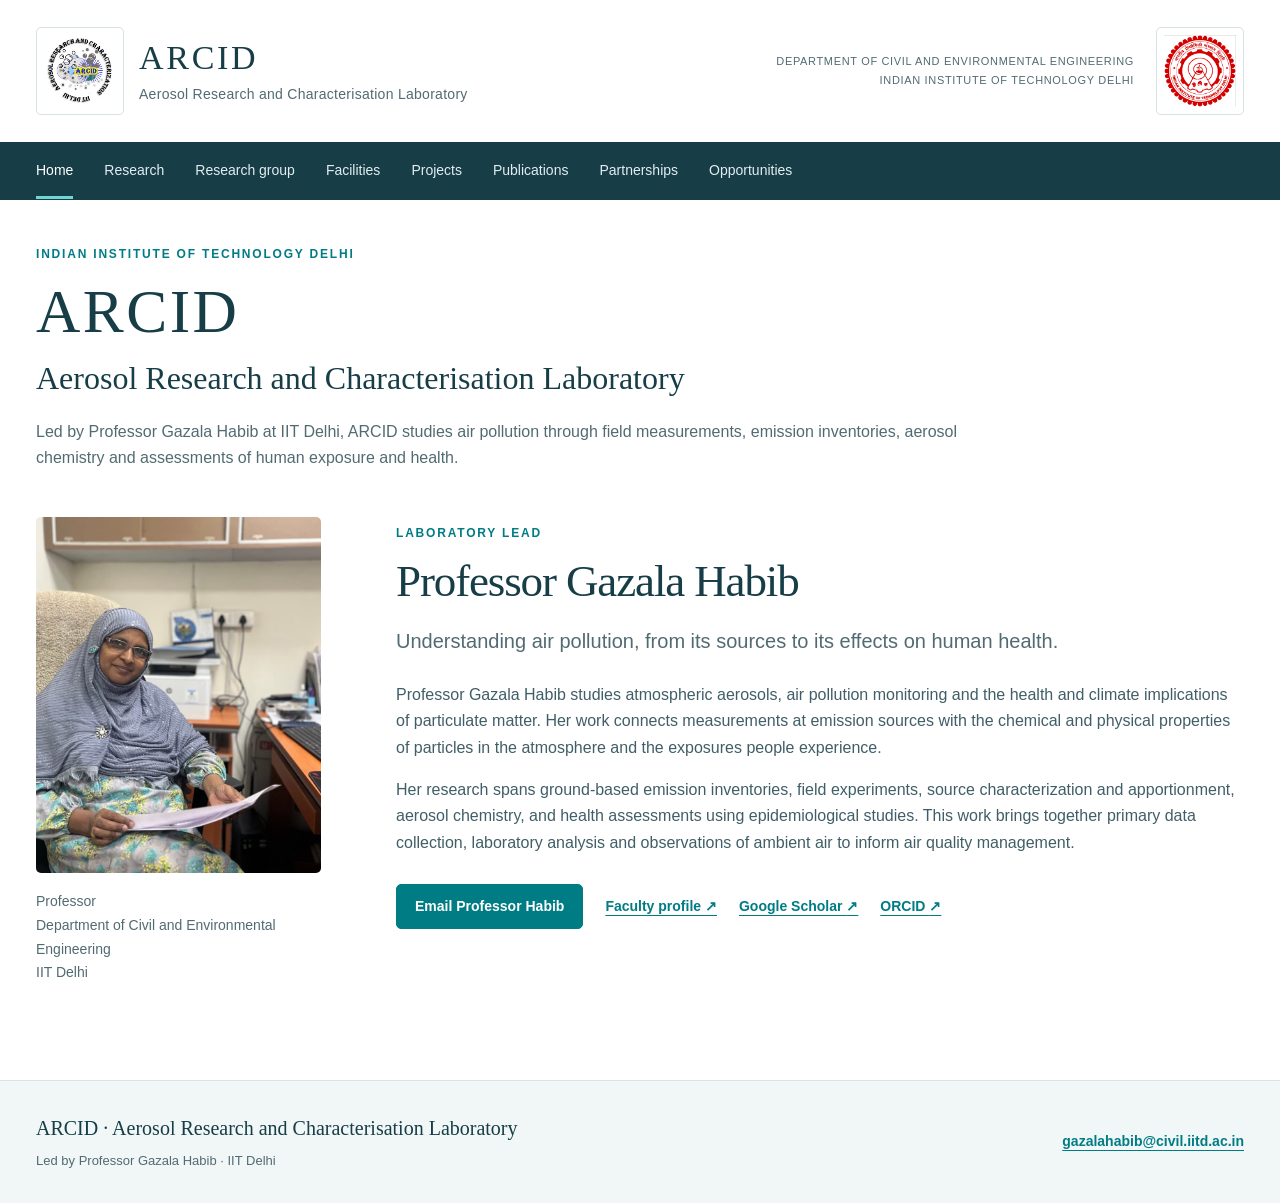
<file: index.html>
<!doctype html>
<html lang="en">
<head>
  <meta charset="utf-8">
  <meta name="viewport" content="width=device-width, initial-scale=1">
  <title>ARCID | Aerosol Research and Characterisation Laboratory · IIT Delhi</title>
  <meta name="description" content="ARCID, the Aerosol Research and Characterisation Laboratory led by Professor Gazala Habib at IIT Delhi.">
  <meta name="theme-color" content="#123f49">
  <link rel="icon" href="assets/favicon.svg" type="image/svg+xml">
  <link rel="stylesheet" href="assets/css/styles.css">
  <script defer src="data/site.js"></script>
  <script defer src="assets/js/app.js"></script>
</head>
<body data-page="index">
  <a class="skip-link" href="#main">Skip to content</a>
  <header id="site-header" class="site-header"><div class="wrap masthead"><a class="brand lab-brand" href="index.html" aria-label="ARCID home"><span class="header-logo"><img src="assets/images/ARCID logo.jpg" alt="ARCID logo" decoding="async"><span hidden>ARCID</span></span><span class="brand-copy"><strong>ARCID</strong><small>Aerosol Research and Characterisation Laboratory</small></span></a><div class="institution-brand"><p class="institution">Department of Civil and Environmental Engineering<br>Indian Institute of Technology Delhi</p><span class="header-logo"><img src="assets/images/Logo_IITD.jpg" alt="IIT Delhi logo" decoding="async"><span hidden>IIT Delhi</span></span></div></div><div class="nav-strip"><nav class="wrap navigation" aria-label="Main navigation"><a href="index.html" aria-current="page">Home</a><a href="research.html">Research</a><a href="group.html">Research group</a><a href="facilities.html">Facilities</a><a href="projects.html">Projects</a><a href="publications.html">Publications</a><a href="partnerships.html">Partnerships</a><a href="opportunities.html">Opportunities</a></nav></div></header>
  <main id="main" class="wrap" tabindex="-1">
    
    <!-- CONTENT START -->
<div id="page-content">
    <section class="lab-overview"><p class="eyebrow">Indian Institute of Technology Delhi</p><h1>ARCID</h1><p class="lead">Aerosol Research and Characterisation Laboratory</p><p>Led by Professor Gazala Habib at IIT Delhi, ARCID studies air pollution through field measurements, emission inventories, aerosol chemistry and assessments of human exposure and health.</p></section>
    <section class="profile-section">
      <aside class="profile-aside"><div class="media portrait"><img src="assets/images/gazala_habib_homepage.jpg" alt="Professor Gazala Habib" loading="eager" decoding="async" style="object-position:50% 20%"><div class="photo-placeholder" hidden><span class="placeholder-mark" aria-hidden="true">PG</span><span>Professor’s portrait</span></div></div><p class="profile-role">Professor<br>Department of Civil and Environmental Engineering<br>IIT Delhi</p></aside>
      <div class="profile-text"><p class="eyebrow">Laboratory lead</p><h2>Professor Gazala Habib</h2><p class="lead">Understanding air pollution, from its sources to its effects on human health.</p><p>Professor Gazala Habib studies atmospheric aerosols, air pollution monitoring and the health and climate implications of particulate matter. Her work connects measurements at emission sources with the chemical and physical properties of particles in the atmosphere and the exposures people experience.</p><p>Her research spans ground-based emission inventories, field experiments, source characterization and apportionment, aerosol chemistry, and health assessments using epidemiological studies. This work brings together primary data collection, laboratory analysis and observations of ambient air to inform air quality management.</p><div class="link-row"><a class="button" href="mailto:gazalahabib@civil.iitd.ac.in">Email Professor Habib</a><a class="text-link" href="https://web.iitd.ac.in/~gazala/" target="_blank" rel="noopener noreferrer">Faculty profile <span aria-hidden="true">↗</span></a><a class="text-link" href="https://scholar.google.com/citations?user=O6iipQcAAAAJ&amp;hl=en" target="_blank" rel="noopener noreferrer">Google Scholar <span aria-hidden="true">↗</span></a><a class="text-link" href="https://orcid.org/0000-0003-3598-3548" target="_blank" rel="noopener noreferrer">ORCID <span aria-hidden="true">↗</span></a></div></div>
    </section></div>
<!-- CONTENT END -->
    
  </main>
  <footer id="site-footer" class="site-footer"><div class="wrap footer-inner"><div><strong>ARCID · Aerosol Research and Characterisation Laboratory</strong><p>Led by Professor Gazala Habib · IIT Delhi</p></div><a class="text-link" href="mailto:gazalahabib@civil.iitd.ac.in">gazalahabib@civil.iitd.ac.in</a></div></footer>
</body>
</html>
</file>
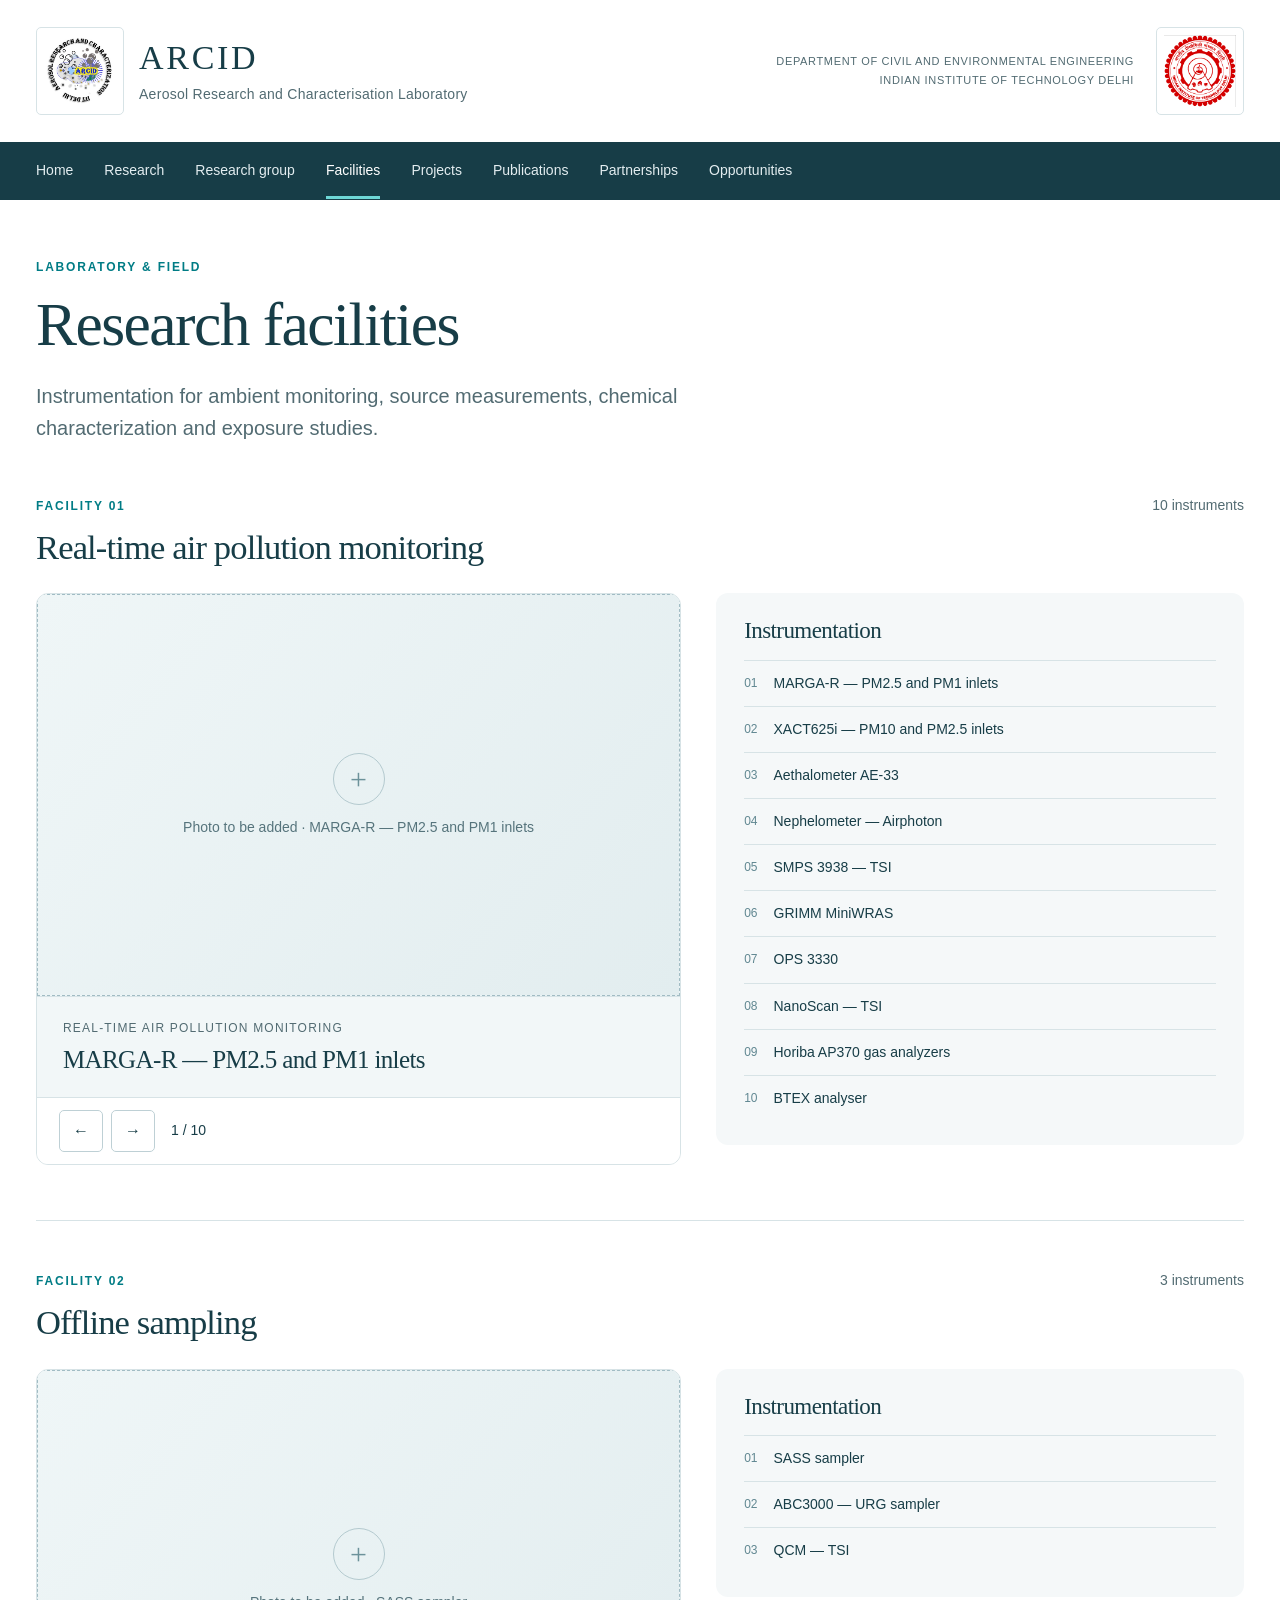
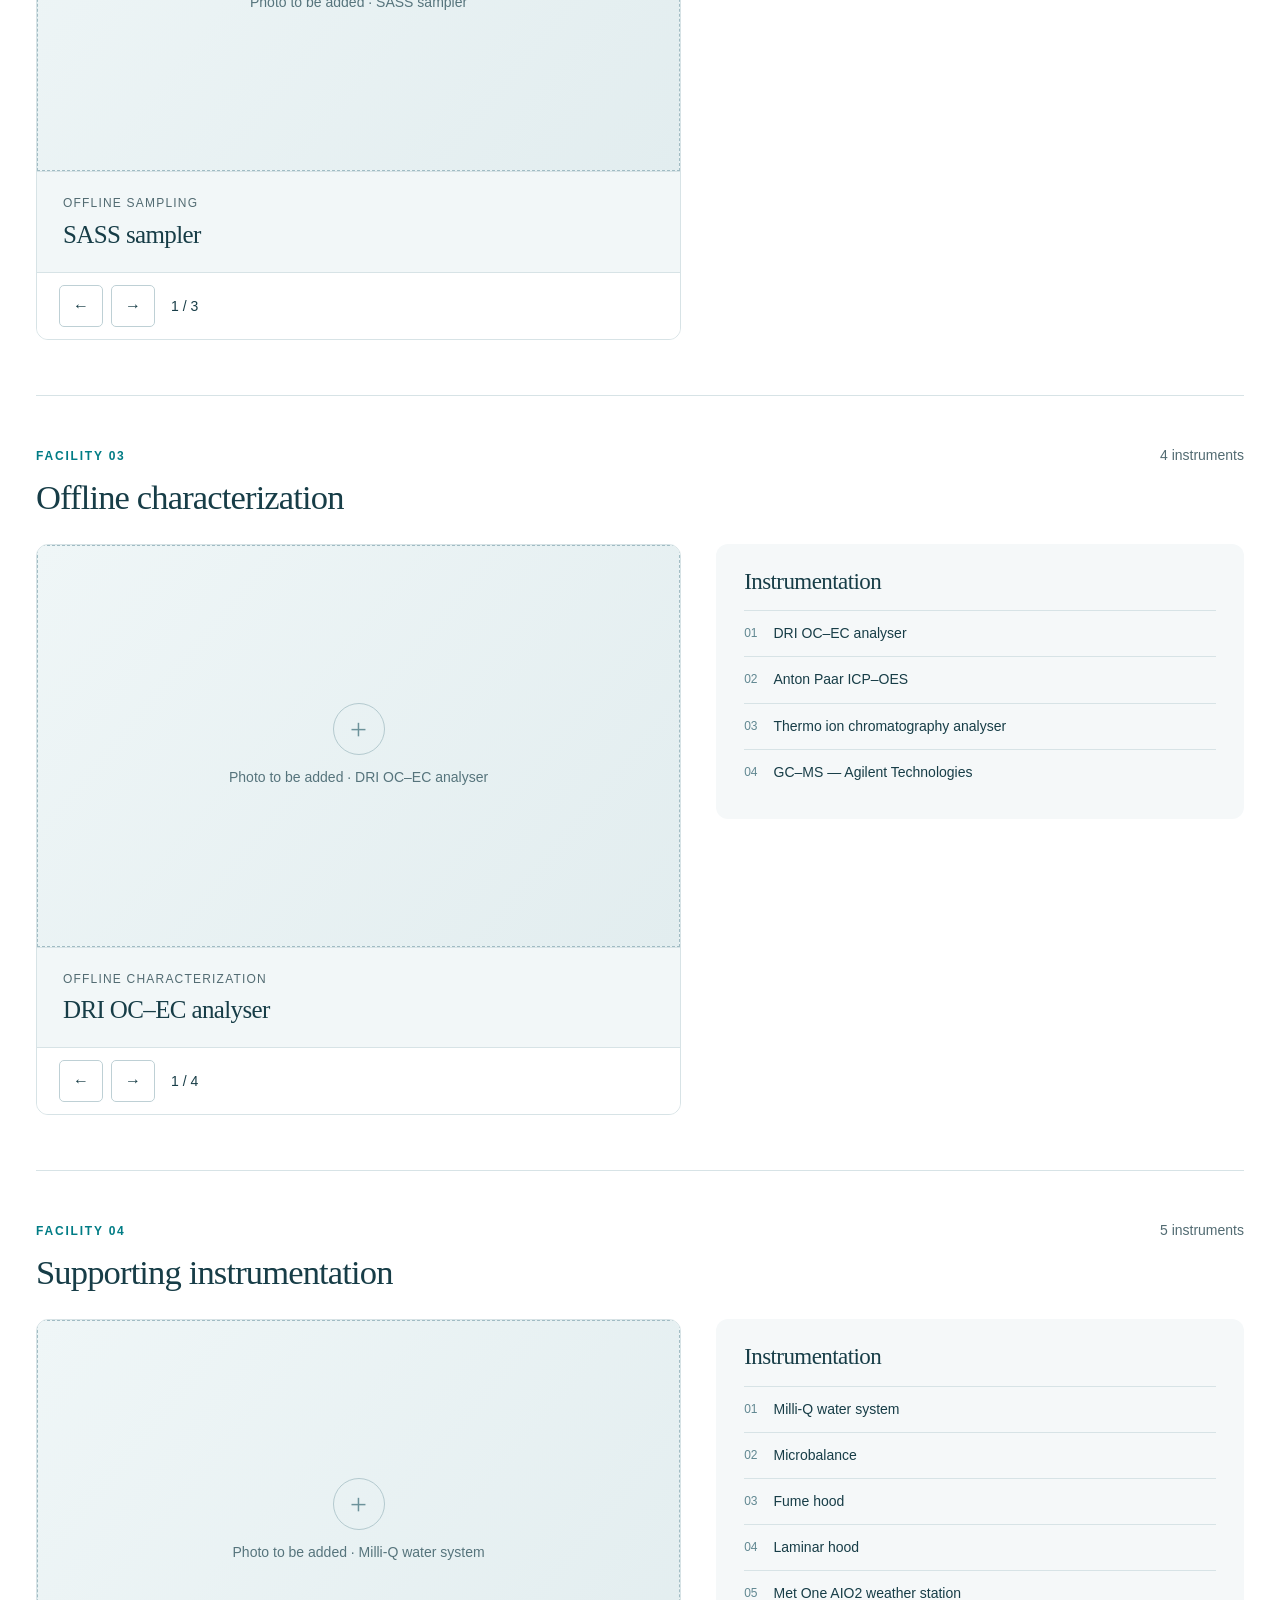
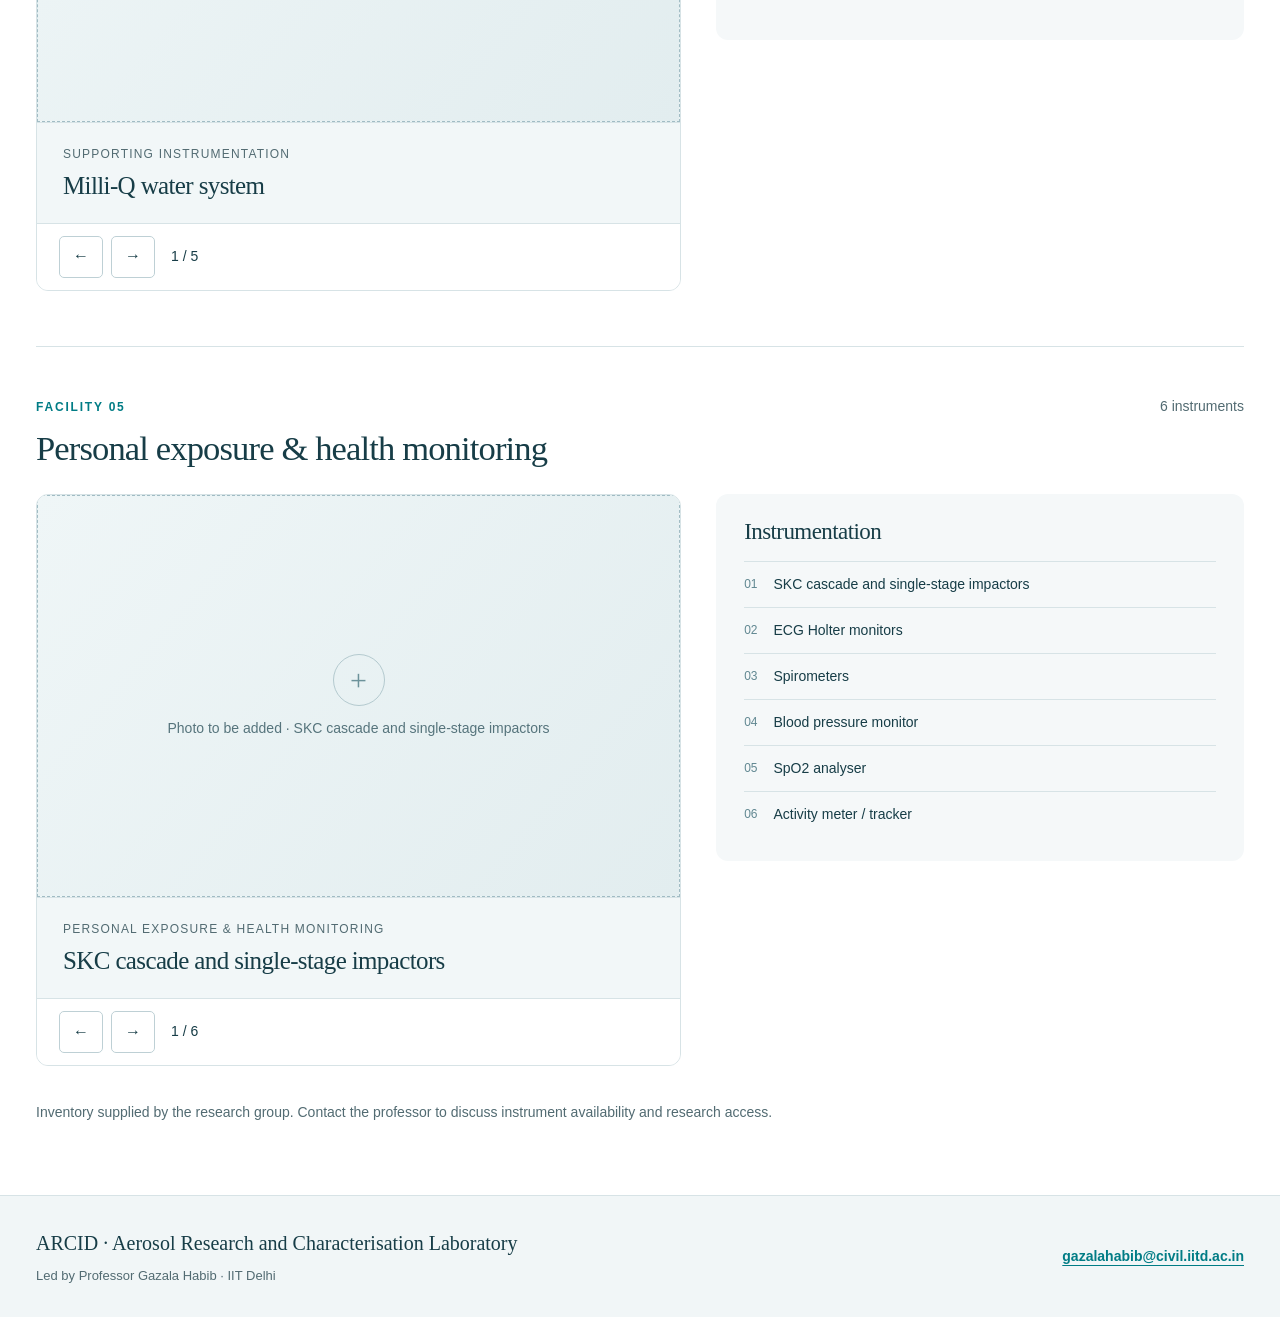
<file: facilities.html>
<!doctype html>
<html lang="en">
<head>
  <meta charset="utf-8">
  <meta name="viewport" content="width=device-width, initial-scale=1">
  <title>Research facilities | ARCID · IIT Delhi</title>
  <meta name="description" content="Instrumentation for ambient monitoring, source measurements, chemical characterization and exposure studies.">
  <meta name="theme-color" content="#123f49">
  <link rel="icon" href="assets/favicon.svg" type="image/svg+xml">
  <link rel="stylesheet" href="assets/css/styles.css">
  <script defer src="data/site.js"></script>
  <script defer src="data/facilities.js"></script>
  <script defer src="assets/js/app.js"></script>
</head>
<body data-page="facilities">
  <a class="skip-link" href="#main">Skip to content</a>
  <header id="site-header" class="site-header"><div class="wrap masthead"><a class="brand lab-brand" href="index.html" aria-label="ARCID home"><span class="header-logo"><img src="assets/images/ARCID logo.jpg" alt="ARCID logo" decoding="async"><span hidden>ARCID</span></span><span class="brand-copy"><strong>ARCID</strong><small>Aerosol Research and Characterisation Laboratory</small></span></a><div class="institution-brand"><p class="institution">Department of Civil and Environmental Engineering<br>Indian Institute of Technology Delhi</p><span class="header-logo"><img src="assets/images/Logo_IITD.jpg" alt="IIT Delhi logo" decoding="async"><span hidden>IIT Delhi</span></span></div></div><div class="nav-strip"><nav class="wrap navigation" aria-label="Main navigation"><a href="index.html">Home</a><a href="research.html">Research</a><a href="group.html">Research group</a><a href="facilities.html" aria-current="page">Facilities</a><a href="projects.html">Projects</a><a href="publications.html">Publications</a><a href="partnerships.html">Partnerships</a><a href="opportunities.html">Opportunities</a></nav></div></header>
  <main id="main" class="wrap" tabindex="-1">
    <div class="page-heading"><p class="eyebrow">Laboratory & field</p><h1>Research facilities</h1><p class="lead">Instrumentation for ambient monitoring, source measurements, chemical characterization and exposure studies.</p></div>
    <!-- CONTENT START -->
<div id="page-content"><section class="facility-section"><div class="section-line"><div><p class="eyebrow">Facility 01</p><h2>Real-time air pollution monitoring</h2></div><span class="section-count">10 instruments</span></div><div class="facility-layout"><section class="gallery instrument-gallery" data-gallery data-autoplay="false" aria-label="Real-time air pollution monitoring" aria-roledescription="carousel">
      <div class="gallery-stage" id="gallery-0"><figure class="slide" data-slide ><div class="media "><div class="photo-placeholder"><span class="placeholder-mark" aria-hidden="true">+</span><span>Photo to be added · MARGA-R — PM2.5 and PM1 inlets</span></div></div><figcaption><span class="slide-kicker">Real-time air pollution monitoring</span><h3>MARGA-R — PM2.5 and PM1 inlets</h3></figcaption></figure><figure class="slide" data-slide hidden><div class="media "><div class="photo-placeholder"><span class="placeholder-mark" aria-hidden="true">+</span><span>Photo to be added · XACT625i — PM10 and PM2.5 inlets</span></div></div><figcaption><span class="slide-kicker">Real-time air pollution monitoring</span><h3>XACT625i — PM10 and PM2.5 inlets</h3></figcaption></figure><figure class="slide" data-slide hidden><div class="media "><div class="photo-placeholder"><span class="placeholder-mark" aria-hidden="true">+</span><span>Photo to be added · Aethalometer AE-33</span></div></div><figcaption><span class="slide-kicker">Real-time air pollution monitoring</span><h3>Aethalometer AE-33</h3></figcaption></figure><figure class="slide" data-slide hidden><div class="media "><div class="photo-placeholder"><span class="placeholder-mark" aria-hidden="true">+</span><span>Photo to be added · Nephelometer — Airphoton</span></div></div><figcaption><span class="slide-kicker">Real-time air pollution monitoring</span><h3>Nephelometer — Airphoton</h3></figcaption></figure><figure class="slide" data-slide hidden><div class="media "><div class="photo-placeholder"><span class="placeholder-mark" aria-hidden="true">+</span><span>Photo to be added · SMPS 3938 — TSI</span></div></div><figcaption><span class="slide-kicker">Real-time air pollution monitoring</span><h3>SMPS 3938 — TSI</h3></figcaption></figure><figure class="slide" data-slide hidden><div class="media "><div class="photo-placeholder"><span class="placeholder-mark" aria-hidden="true">+</span><span>Photo to be added · GRIMM MiniWRAS</span></div></div><figcaption><span class="slide-kicker">Real-time air pollution monitoring</span><h3>GRIMM MiniWRAS</h3></figcaption></figure><figure class="slide" data-slide hidden><div class="media "><div class="photo-placeholder"><span class="placeholder-mark" aria-hidden="true">+</span><span>Photo to be added · OPS 3330</span></div></div><figcaption><span class="slide-kicker">Real-time air pollution monitoring</span><h3>OPS 3330</h3></figcaption></figure><figure class="slide" data-slide hidden><div class="media "><div class="photo-placeholder"><span class="placeholder-mark" aria-hidden="true">+</span><span>Photo to be added · NanoScan — TSI</span></div></div><figcaption><span class="slide-kicker">Real-time air pollution monitoring</span><h3>NanoScan — TSI</h3></figcaption></figure><figure class="slide" data-slide hidden><div class="media "><div class="photo-placeholder"><span class="placeholder-mark" aria-hidden="true">+</span><span>Photo to be added · Horiba AP370 gas analyzers</span></div></div><figcaption><span class="slide-kicker">Real-time air pollution monitoring</span><h3>Horiba AP370 gas analyzers</h3></figcaption></figure><figure class="slide" data-slide hidden><div class="media "><div class="photo-placeholder"><span class="placeholder-mark" aria-hidden="true">+</span><span>Photo to be added · BTEX analyser</span></div></div><figcaption><span class="slide-kicker">Real-time air pollution monitoring</span><h3>BTEX analyser</h3></figcaption></figure></div>
      <div class="gallery-controls"><div class="gallery-buttons"><button type="button" data-prev aria-label="Previous photograph" aria-controls="gallery-0">←</button><button type="button" data-next aria-label="Next photograph" aria-controls="gallery-0">→</button></div><span class="gallery-count" data-count aria-live="off">1 / 10</span></div>
    </section><div class="instrument-directory"><h3>Instrumentation</h3><ul><li><span class="instrument-index">01</span><span>MARGA-R — PM2.5 and PM1 inlets</span></li><li><span class="instrument-index">02</span><span>XACT625i — PM10 and PM2.5 inlets</span></li><li><span class="instrument-index">03</span><span>Aethalometer AE-33</span></li><li><span class="instrument-index">04</span><span>Nephelometer — Airphoton</span></li><li><span class="instrument-index">05</span><span>SMPS 3938 — TSI</span></li><li><span class="instrument-index">06</span><span>GRIMM MiniWRAS</span></li><li><span class="instrument-index">07</span><span>OPS 3330</span></li><li><span class="instrument-index">08</span><span>NanoScan — TSI</span></li><li><span class="instrument-index">09</span><span>Horiba AP370 gas analyzers</span></li><li><span class="instrument-index">10</span><span>BTEX analyser</span></li></ul></div></div></section><section class="facility-section"><div class="section-line"><div><p class="eyebrow">Facility 02</p><h2>Offline sampling</h2></div><span class="section-count">3 instruments</span></div><div class="facility-layout"><section class="gallery instrument-gallery" data-gallery data-autoplay="false" aria-label="Offline sampling" aria-roledescription="carousel">
      <div class="gallery-stage" id="gallery-1"><figure class="slide" data-slide ><div class="media "><div class="photo-placeholder"><span class="placeholder-mark" aria-hidden="true">+</span><span>Photo to be added · SASS sampler</span></div></div><figcaption><span class="slide-kicker">Offline sampling</span><h3>SASS sampler</h3></figcaption></figure><figure class="slide" data-slide hidden><div class="media "><div class="photo-placeholder"><span class="placeholder-mark" aria-hidden="true">+</span><span>Photo to be added · ABC3000 — URG sampler</span></div></div><figcaption><span class="slide-kicker">Offline sampling</span><h3>ABC3000 — URG sampler</h3></figcaption></figure><figure class="slide" data-slide hidden><div class="media "><div class="photo-placeholder"><span class="placeholder-mark" aria-hidden="true">+</span><span>Photo to be added · QCM — TSI</span></div></div><figcaption><span class="slide-kicker">Offline sampling</span><h3>QCM — TSI</h3></figcaption></figure></div>
      <div class="gallery-controls"><div class="gallery-buttons"><button type="button" data-prev aria-label="Previous photograph" aria-controls="gallery-1">←</button><button type="button" data-next aria-label="Next photograph" aria-controls="gallery-1">→</button></div><span class="gallery-count" data-count aria-live="off">1 / 3</span></div>
    </section><div class="instrument-directory"><h3>Instrumentation</h3><ul><li><span class="instrument-index">01</span><span>SASS sampler</span></li><li><span class="instrument-index">02</span><span>ABC3000 — URG sampler</span></li><li><span class="instrument-index">03</span><span>QCM — TSI</span></li></ul></div></div></section><section class="facility-section"><div class="section-line"><div><p class="eyebrow">Facility 03</p><h2>Offline characterization</h2></div><span class="section-count">4 instruments</span></div><div class="facility-layout"><section class="gallery instrument-gallery" data-gallery data-autoplay="false" aria-label="Offline characterization" aria-roledescription="carousel">
      <div class="gallery-stage" id="gallery-2"><figure class="slide" data-slide ><div class="media "><div class="photo-placeholder"><span class="placeholder-mark" aria-hidden="true">+</span><span>Photo to be added · DRI OC–EC analyser</span></div></div><figcaption><span class="slide-kicker">Offline characterization</span><h3>DRI OC–EC analyser</h3></figcaption></figure><figure class="slide" data-slide hidden><div class="media "><div class="photo-placeholder"><span class="placeholder-mark" aria-hidden="true">+</span><span>Photo to be added · Anton Paar ICP–OES</span></div></div><figcaption><span class="slide-kicker">Offline characterization</span><h3>Anton Paar ICP–OES</h3></figcaption></figure><figure class="slide" data-slide hidden><div class="media "><div class="photo-placeholder"><span class="placeholder-mark" aria-hidden="true">+</span><span>Photo to be added · Thermo ion chromatography analyser</span></div></div><figcaption><span class="slide-kicker">Offline characterization</span><h3>Thermo ion chromatography analyser</h3></figcaption></figure><figure class="slide" data-slide hidden><div class="media "><div class="photo-placeholder"><span class="placeholder-mark" aria-hidden="true">+</span><span>Photo to be added · GC–MS — Agilent Technologies</span></div></div><figcaption><span class="slide-kicker">Offline characterization</span><h3>GC–MS — Agilent Technologies</h3></figcaption></figure></div>
      <div class="gallery-controls"><div class="gallery-buttons"><button type="button" data-prev aria-label="Previous photograph" aria-controls="gallery-2">←</button><button type="button" data-next aria-label="Next photograph" aria-controls="gallery-2">→</button></div><span class="gallery-count" data-count aria-live="off">1 / 4</span></div>
    </section><div class="instrument-directory"><h3>Instrumentation</h3><ul><li><span class="instrument-index">01</span><span>DRI OC–EC analyser</span></li><li><span class="instrument-index">02</span><span>Anton Paar ICP–OES</span></li><li><span class="instrument-index">03</span><span>Thermo ion chromatography analyser</span></li><li><span class="instrument-index">04</span><span>GC–MS — Agilent Technologies</span></li></ul></div></div></section><section class="facility-section"><div class="section-line"><div><p class="eyebrow">Facility 04</p><h2>Supporting instrumentation</h2></div><span class="section-count">5 instruments</span></div><div class="facility-layout"><section class="gallery instrument-gallery" data-gallery data-autoplay="false" aria-label="Supporting instrumentation" aria-roledescription="carousel">
      <div class="gallery-stage" id="gallery-3"><figure class="slide" data-slide ><div class="media "><div class="photo-placeholder"><span class="placeholder-mark" aria-hidden="true">+</span><span>Photo to be added · Milli-Q water system</span></div></div><figcaption><span class="slide-kicker">Supporting instrumentation</span><h3>Milli-Q water system</h3></figcaption></figure><figure class="slide" data-slide hidden><div class="media "><div class="photo-placeholder"><span class="placeholder-mark" aria-hidden="true">+</span><span>Photo to be added · Microbalance</span></div></div><figcaption><span class="slide-kicker">Supporting instrumentation</span><h3>Microbalance</h3></figcaption></figure><figure class="slide" data-slide hidden><div class="media "><div class="photo-placeholder"><span class="placeholder-mark" aria-hidden="true">+</span><span>Photo to be added · Fume hood</span></div></div><figcaption><span class="slide-kicker">Supporting instrumentation</span><h3>Fume hood</h3></figcaption></figure><figure class="slide" data-slide hidden><div class="media "><div class="photo-placeholder"><span class="placeholder-mark" aria-hidden="true">+</span><span>Photo to be added · Laminar hood</span></div></div><figcaption><span class="slide-kicker">Supporting instrumentation</span><h3>Laminar hood</h3></figcaption></figure><figure class="slide" data-slide hidden><div class="media "><div class="photo-placeholder"><span class="placeholder-mark" aria-hidden="true">+</span><span>Photo to be added · Met One AIO2 weather station</span></div></div><figcaption><span class="slide-kicker">Supporting instrumentation</span><h3>Met One AIO2 weather station</h3></figcaption></figure></div>
      <div class="gallery-controls"><div class="gallery-buttons"><button type="button" data-prev aria-label="Previous photograph" aria-controls="gallery-3">←</button><button type="button" data-next aria-label="Next photograph" aria-controls="gallery-3">→</button></div><span class="gallery-count" data-count aria-live="off">1 / 5</span></div>
    </section><div class="instrument-directory"><h3>Instrumentation</h3><ul><li><span class="instrument-index">01</span><span>Milli-Q water system</span></li><li><span class="instrument-index">02</span><span>Microbalance</span></li><li><span class="instrument-index">03</span><span>Fume hood</span></li><li><span class="instrument-index">04</span><span>Laminar hood</span></li><li><span class="instrument-index">05</span><span>Met One AIO2 weather station</span></li></ul></div></div></section><section class="facility-section"><div class="section-line"><div><p class="eyebrow">Facility 05</p><h2>Personal exposure &amp; health monitoring</h2></div><span class="section-count">6 instruments</span></div><div class="facility-layout"><section class="gallery instrument-gallery" data-gallery data-autoplay="false" aria-label="Personal exposure &amp; health monitoring" aria-roledescription="carousel">
      <div class="gallery-stage" id="gallery-4"><figure class="slide" data-slide ><div class="media "><div class="photo-placeholder"><span class="placeholder-mark" aria-hidden="true">+</span><span>Photo to be added · SKC cascade and single-stage impactors</span></div></div><figcaption><span class="slide-kicker">Personal exposure &amp; health monitoring</span><h3>SKC cascade and single-stage impactors</h3></figcaption></figure><figure class="slide" data-slide hidden><div class="media "><div class="photo-placeholder"><span class="placeholder-mark" aria-hidden="true">+</span><span>Photo to be added · ECG Holter monitors</span></div></div><figcaption><span class="slide-kicker">Personal exposure &amp; health monitoring</span><h3>ECG Holter monitors</h3></figcaption></figure><figure class="slide" data-slide hidden><div class="media "><div class="photo-placeholder"><span class="placeholder-mark" aria-hidden="true">+</span><span>Photo to be added · Spirometers</span></div></div><figcaption><span class="slide-kicker">Personal exposure &amp; health monitoring</span><h3>Spirometers</h3></figcaption></figure><figure class="slide" data-slide hidden><div class="media "><div class="photo-placeholder"><span class="placeholder-mark" aria-hidden="true">+</span><span>Photo to be added · Blood pressure monitor</span></div></div><figcaption><span class="slide-kicker">Personal exposure &amp; health monitoring</span><h3>Blood pressure monitor</h3></figcaption></figure><figure class="slide" data-slide hidden><div class="media "><div class="photo-placeholder"><span class="placeholder-mark" aria-hidden="true">+</span><span>Photo to be added · SpO2 analyser</span></div></div><figcaption><span class="slide-kicker">Personal exposure &amp; health monitoring</span><h3>SpO2 analyser</h3></figcaption></figure><figure class="slide" data-slide hidden><div class="media "><div class="photo-placeholder"><span class="placeholder-mark" aria-hidden="true">+</span><span>Photo to be added · Activity meter / tracker</span></div></div><figcaption><span class="slide-kicker">Personal exposure &amp; health monitoring</span><h3>Activity meter / tracker</h3></figcaption></figure></div>
      <div class="gallery-controls"><div class="gallery-buttons"><button type="button" data-prev aria-label="Previous photograph" aria-controls="gallery-4">←</button><button type="button" data-next aria-label="Next photograph" aria-controls="gallery-4">→</button></div><span class="gallery-count" data-count aria-live="off">1 / 6</span></div>
    </section><div class="instrument-directory"><h3>Instrumentation</h3><ul><li><span class="instrument-index">01</span><span>SKC cascade and single-stage impactors</span></li><li><span class="instrument-index">02</span><span>ECG Holter monitors</span></li><li><span class="instrument-index">03</span><span>Spirometers</span></li><li><span class="instrument-index">04</span><span>Blood pressure monitor</span></li><li><span class="instrument-index">05</span><span>SpO2 analyser</span></li><li><span class="instrument-index">06</span><span>Activity meter / tracker</span></li></ul></div></div></section><p class="editorial-note">Inventory supplied by the research group. Contact the professor to discuss instrument availability and research access.</p></div>
<!-- CONTENT END -->
    
  </main>
  <footer id="site-footer" class="site-footer"><div class="wrap footer-inner"><div><strong>ARCID · Aerosol Research and Characterisation Laboratory</strong><p>Led by Professor Gazala Habib · IIT Delhi</p></div><a class="text-link" href="mailto:gazalahabib@civil.iitd.ac.in">gazalahabib@civil.iitd.ac.in</a></div></footer>
</body>
</html>
</file>
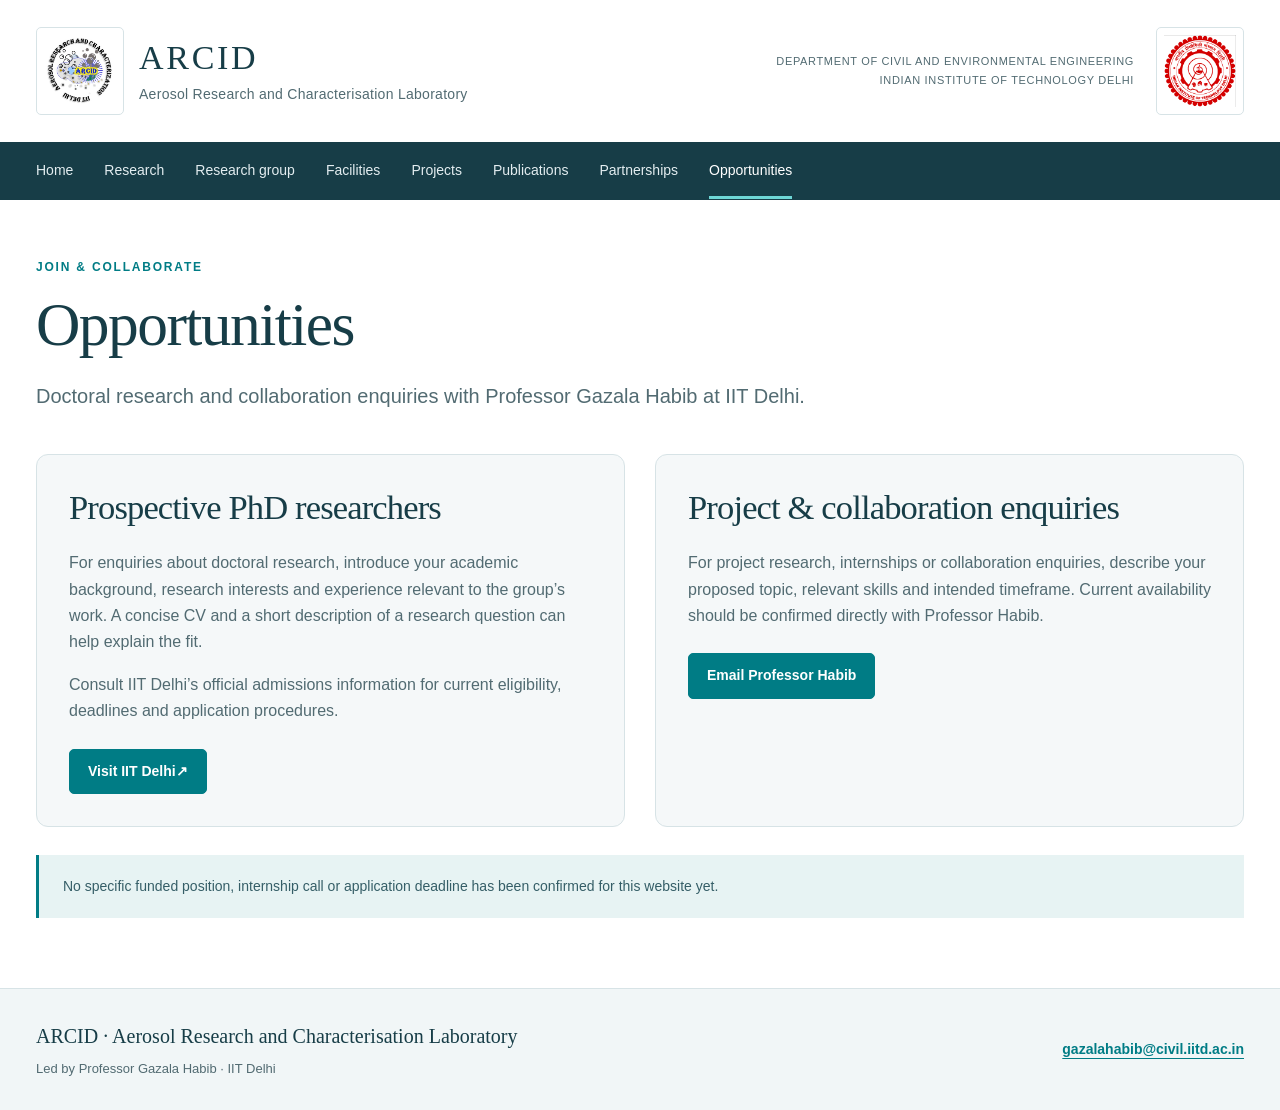
<file: opportunities.html>
<!doctype html>
<html lang="en">
<head>
  <meta charset="utf-8">
  <meta name="viewport" content="width=device-width, initial-scale=1">
  <title>Opportunities | ARCID · IIT Delhi</title>
  <meta name="description" content="Doctoral research and collaboration enquiries with Professor Gazala Habib at IIT Delhi.">
  <meta name="theme-color" content="#123f49">
  <link rel="icon" href="assets/favicon.svg" type="image/svg+xml">
  <link rel="stylesheet" href="assets/css/styles.css">
  <script defer src="data/site.js"></script>
  <script defer src="data/opportunities.js"></script>
  <script defer src="assets/js/app.js"></script>
</head>
<body data-page="opportunities">
  <a class="skip-link" href="#main">Skip to content</a>
  <header id="site-header" class="site-header"><div class="wrap masthead"><a class="brand lab-brand" href="index.html" aria-label="ARCID home"><span class="header-logo"><img src="assets/images/ARCID logo.jpg" alt="ARCID logo" decoding="async"><span hidden>ARCID</span></span><span class="brand-copy"><strong>ARCID</strong><small>Aerosol Research and Characterisation Laboratory</small></span></a><div class="institution-brand"><p class="institution">Department of Civil and Environmental Engineering<br>Indian Institute of Technology Delhi</p><span class="header-logo"><img src="assets/images/Logo_IITD.jpg" alt="IIT Delhi logo" decoding="async"><span hidden>IIT Delhi</span></span></div></div><div class="nav-strip"><nav class="wrap navigation" aria-label="Main navigation"><a href="index.html">Home</a><a href="research.html">Research</a><a href="group.html">Research group</a><a href="facilities.html">Facilities</a><a href="projects.html">Projects</a><a href="publications.html">Publications</a><a href="partnerships.html">Partnerships</a><a href="opportunities.html" aria-current="page">Opportunities</a></nav></div></header>
  <main id="main" class="wrap" tabindex="-1">
    <div class="page-heading"><p class="eyebrow">Join & collaborate</p><h1>Opportunities</h1><p class="lead">Doctoral research and collaboration enquiries with Professor Gazala Habib at IIT Delhi.</p></div>
    <!-- CONTENT START -->
<div id="page-content"><div class="opportunity-grid"><section class="opportunity-panel"><h2>Prospective PhD researchers</h2><p>For enquiries about doctoral research, introduce your academic background, research interests and experience relevant to the group’s work. A concise CV and a short description of a research question can help explain the fit.</p><p>Consult IIT Delhi’s official admissions information for current eligibility, deadlines and application procedures.</p><a class="button" href="https://home.iitd.ac.in/" target="_blank" rel="noopener noreferrer">Visit IIT Delhi <span aria-hidden="true">↗</span></a></section><section class="opportunity-panel"><h2>Project &amp; collaboration enquiries</h2><p>For project research, internships or collaboration enquiries, describe your proposed topic, relevant skills and intended timeframe. Current availability should be confirmed directly with Professor Habib.</p><a class="button" href="mailto:gazalahabib@civil.iitd.ac.in">Email Professor Habib</a></section></div><p class="notice">No specific funded position, internship call or application deadline has been confirmed for this website yet.</p></div>
<!-- CONTENT END -->
    
  </main>
  <footer id="site-footer" class="site-footer"><div class="wrap footer-inner"><div><strong>ARCID · Aerosol Research and Characterisation Laboratory</strong><p>Led by Professor Gazala Habib · IIT Delhi</p></div><a class="text-link" href="mailto:gazalahabib@civil.iitd.ac.in">gazalahabib@civil.iitd.ac.in</a></div></footer>
</body>
</html>
</file>
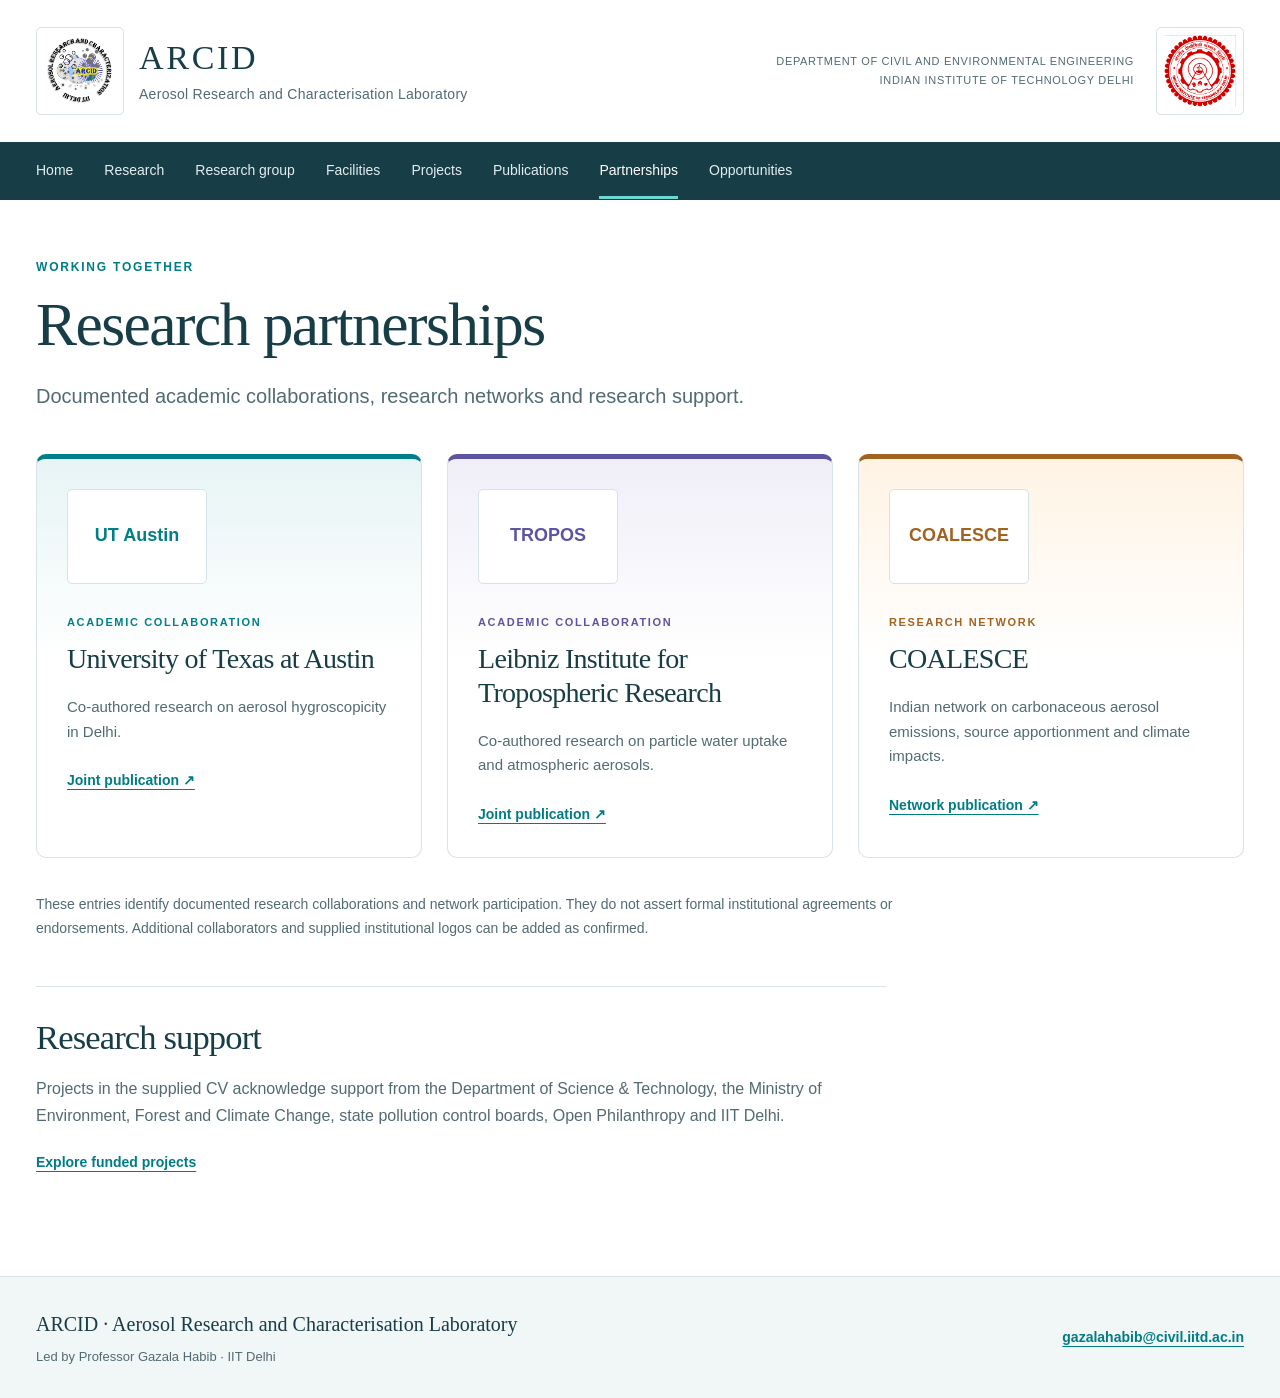
<file: partnerships.html>
<!doctype html>
<html lang="en">
<head>
  <meta charset="utf-8">
  <meta name="viewport" content="width=device-width, initial-scale=1">
  <title>Research partnerships | ARCID · IIT Delhi</title>
  <meta name="description" content="Documented academic collaborations, research networks and research support.">
  <meta name="theme-color" content="#123f49">
  <link rel="icon" href="assets/favicon.svg" type="image/svg+xml">
  <link rel="stylesheet" href="assets/css/styles.css">
  <script defer src="data/site.js"></script>
  <script defer src="data/partners.js"></script>
  <script defer src="assets/js/app.js"></script>
</head>
<body data-page="partnerships">
  <a class="skip-link" href="#main">Skip to content</a>
  <header id="site-header" class="site-header"><div class="wrap masthead"><a class="brand lab-brand" href="index.html" aria-label="ARCID home"><span class="header-logo"><img src="assets/images/ARCID logo.jpg" alt="ARCID logo" decoding="async"><span hidden>ARCID</span></span><span class="brand-copy"><strong>ARCID</strong><small>Aerosol Research and Characterisation Laboratory</small></span></a><div class="institution-brand"><p class="institution">Department of Civil and Environmental Engineering<br>Indian Institute of Technology Delhi</p><span class="header-logo"><img src="assets/images/Logo_IITD.jpg" alt="IIT Delhi logo" decoding="async"><span hidden>IIT Delhi</span></span></div></div><div class="nav-strip"><nav class="wrap navigation" aria-label="Main navigation"><a href="index.html">Home</a><a href="research.html">Research</a><a href="group.html">Research group</a><a href="facilities.html">Facilities</a><a href="projects.html">Projects</a><a href="publications.html">Publications</a><a href="partnerships.html" aria-current="page">Partnerships</a><a href="opportunities.html">Opportunities</a></nav></div></header>
  <main id="main" class="wrap" tabindex="-1">
    <div class="page-heading"><p class="eyebrow">Working together</p><h1>Research partnerships</h1><p class="lead">Documented academic collaborations, research networks and research support.</p></div>
    <!-- CONTENT START -->
<div id="page-content"><div class="partners-grid"><article class="partner-card tone-0"><div class="logo-slot"><span>UT Austin</span></div><p class="eyebrow">Academic collaboration</p><h2>University of Texas at Austin</h2><p>Co-authored research on aerosol hygroscopicity in Delhi.</p><a class="text-link" href="https://doi.org/10.5194/acp-24-3627-2024" target="_blank" rel="noopener noreferrer">Joint publication <span aria-hidden="true">↗</span></a></article><article class="partner-card tone-1"><div class="logo-slot"><span>TROPOS</span></div><p class="eyebrow">Academic collaboration</p><h2>Leibniz Institute for Tropospheric Research</h2><p>Co-authored research on particle water uptake and atmospheric aerosols.</p><a class="text-link" href="https://doi.org/10.5194/acp-24-3627-2024" target="_blank" rel="noopener noreferrer">Joint publication <span aria-hidden="true">↗</span></a></article><article class="partner-card tone-2"><div class="logo-slot"><span>COALESCE</span></div><p class="eyebrow">Research network</p><h2>COALESCE</h2><p>Indian network on carbonaceous aerosol emissions, source apportionment and climate impacts.</p><a class="text-link" href="https://doi.org/10.1175/BAMS-D-19-0030.1" target="_blank" rel="noopener noreferrer">Network publication <span aria-hidden="true">↗</span></a></article></div><p class="editorial-note">These entries identify documented research collaborations and network participation. They do not assert formal institutional agreements or endorsements. Additional collaborators and supplied institutional logos can be added as confirmed.</p><section class="support-section"><h2>Research support</h2><p>Projects in the supplied CV acknowledge support from the Department of Science & Technology, the Ministry of Environment, Forest and Climate Change, state pollution control boards, Open Philanthropy and IIT Delhi.</p><a class="text-link" href="projects.html">Explore funded projects</a></section></div>
<!-- CONTENT END -->
    
  </main>
  <footer id="site-footer" class="site-footer"><div class="wrap footer-inner"><div><strong>ARCID · Aerosol Research and Characterisation Laboratory</strong><p>Led by Professor Gazala Habib · IIT Delhi</p></div><a class="text-link" href="mailto:gazalahabib@civil.iitd.ac.in">gazalahabib@civil.iitd.ac.in</a></div></footer>
</body>
</html>
</file>
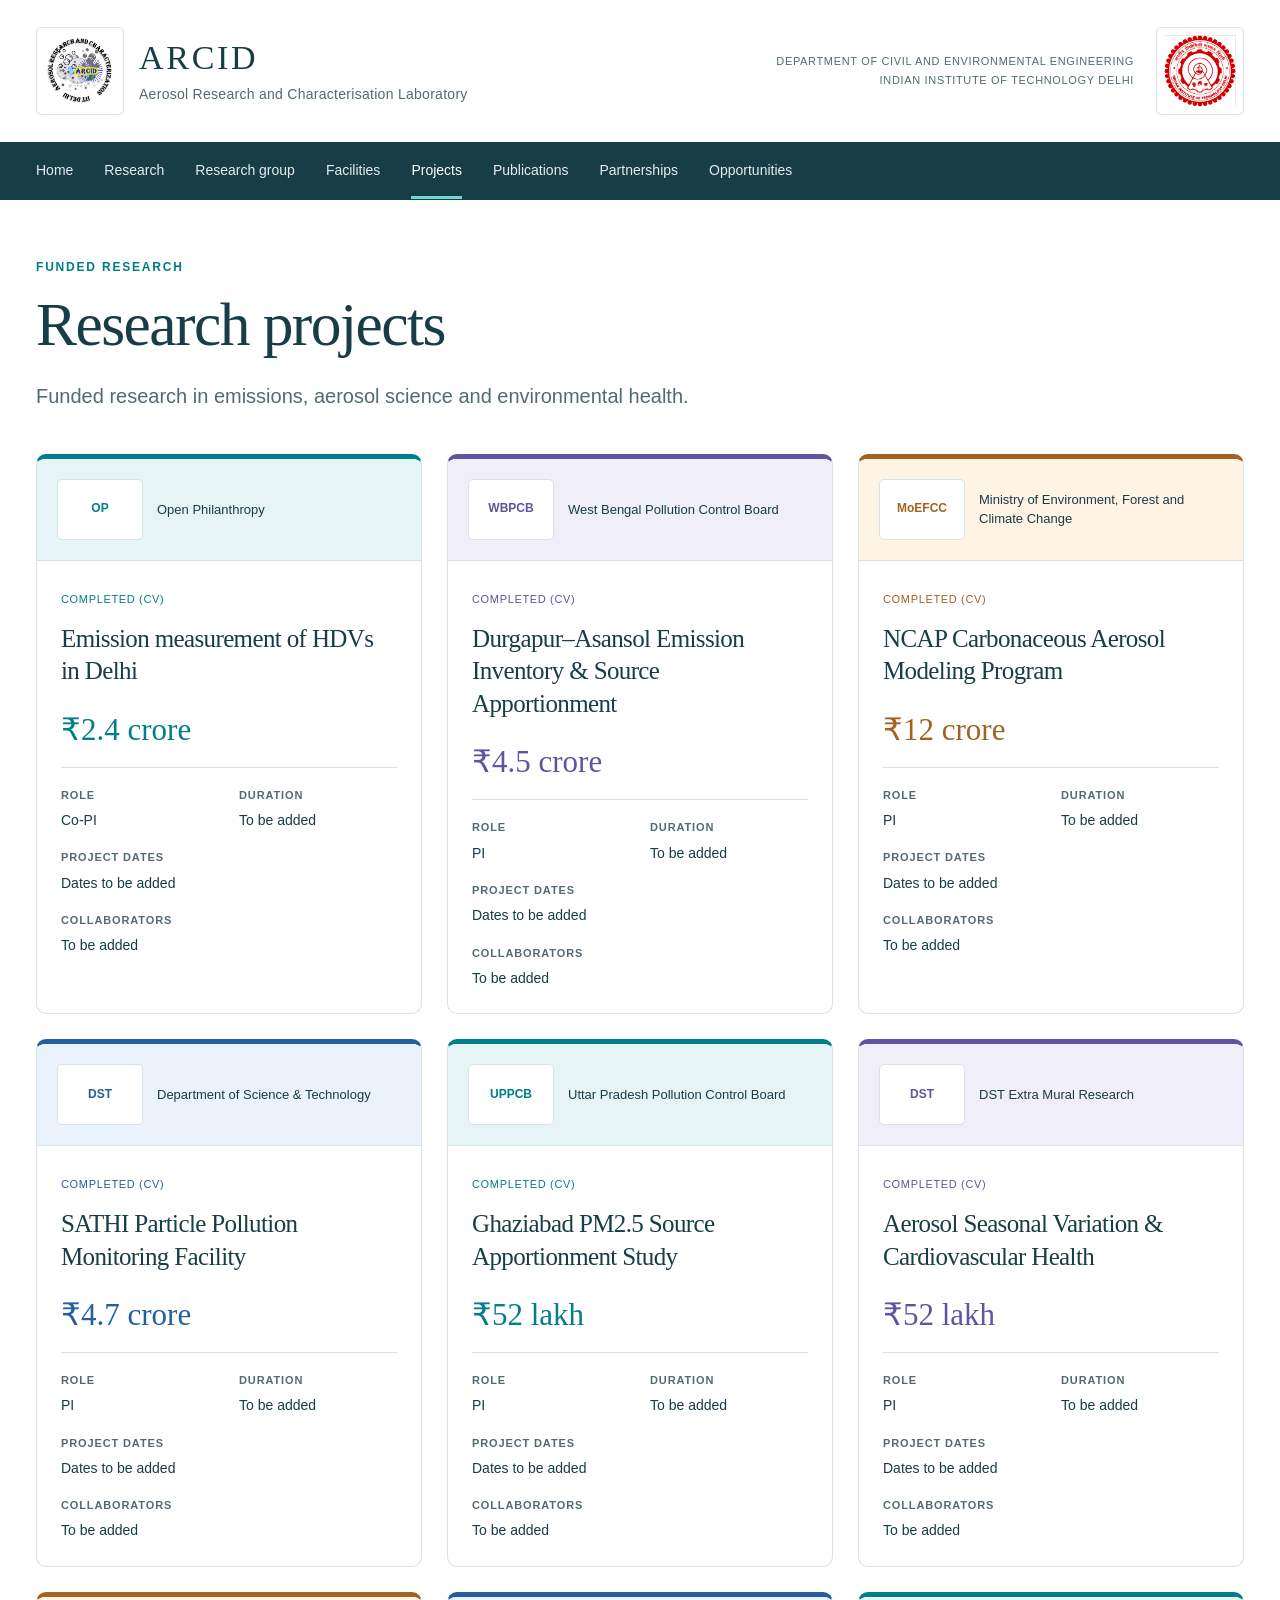
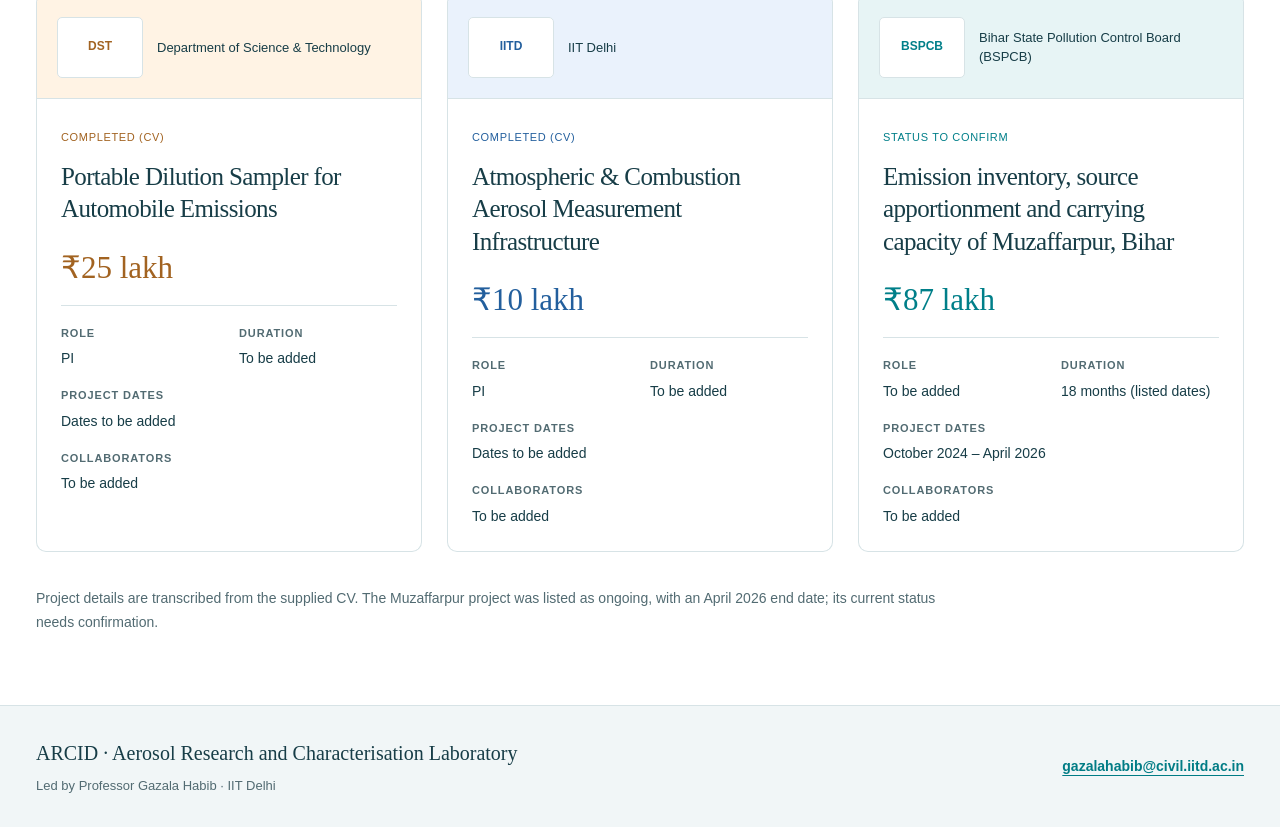
<file: projects.html>
<!doctype html>
<html lang="en">
<head>
  <meta charset="utf-8">
  <meta name="viewport" content="width=device-width, initial-scale=1">
  <title>Research projects | ARCID · IIT Delhi</title>
  <meta name="description" content="Funded research in emissions, aerosol science and environmental health.">
  <meta name="theme-color" content="#123f49">
  <link rel="icon" href="assets/favicon.svg" type="image/svg+xml">
  <link rel="stylesheet" href="assets/css/styles.css">
  <script defer src="data/site.js"></script>
  <script defer src="data/projects.js"></script>
  <script defer src="assets/js/app.js"></script>
</head>
<body data-page="projects">
  <a class="skip-link" href="#main">Skip to content</a>
  <header id="site-header" class="site-header"><div class="wrap masthead"><a class="brand lab-brand" href="index.html" aria-label="ARCID home"><span class="header-logo"><img src="assets/images/ARCID logo.jpg" alt="ARCID logo" decoding="async"><span hidden>ARCID</span></span><span class="brand-copy"><strong>ARCID</strong><small>Aerosol Research and Characterisation Laboratory</small></span></a><div class="institution-brand"><p class="institution">Department of Civil and Environmental Engineering<br>Indian Institute of Technology Delhi</p><span class="header-logo"><img src="assets/images/Logo_IITD.jpg" alt="IIT Delhi logo" decoding="async"><span hidden>IIT Delhi</span></span></div></div><div class="nav-strip"><nav class="wrap navigation" aria-label="Main navigation"><a href="index.html">Home</a><a href="research.html">Research</a><a href="group.html">Research group</a><a href="facilities.html">Facilities</a><a href="projects.html" aria-current="page">Projects</a><a href="publications.html">Publications</a><a href="partnerships.html">Partnerships</a><a href="opportunities.html">Opportunities</a></nav></div></header>
  <main id="main" class="wrap" tabindex="-1">
    <div class="page-heading"><p class="eyebrow">Funded research</p><h1>Research projects</h1><p class="lead">Funded research in emissions, aerosol science and environmental health.</p></div>
    <!-- CONTENT START -->
<div id="page-content"><div class="projects-grid"><article class="project-card tone-0"><div class="funder-header"><div class="logo-slot"><span>OP</span></div><p>Open Philanthropy</p></div><div class="project-body"><span class="status-label">Completed (CV)</span><h2>Emission measurement of HDVs in Delhi</h2><div class="project-amount">₹2.4 crore</div><dl class="project-details"><div><dt>Role</dt><dd>Co-PI</dd></div><div><dt>Duration</dt><dd>To be added</dd></div><div class="full"><dt>Project dates</dt><dd>Dates to be added</dd></div><div class="full"><dt>Collaborators</dt><dd>To be added</dd></div></dl></div></article><article class="project-card tone-1"><div class="funder-header"><div class="logo-slot"><span>WBPCB</span></div><p>West Bengal Pollution Control Board</p></div><div class="project-body"><span class="status-label">Completed (CV)</span><h2>Durgapur–Asansol Emission Inventory &amp; Source Apportionment</h2><div class="project-amount">₹4.5 crore</div><dl class="project-details"><div><dt>Role</dt><dd>PI</dd></div><div><dt>Duration</dt><dd>To be added</dd></div><div class="full"><dt>Project dates</dt><dd>Dates to be added</dd></div><div class="full"><dt>Collaborators</dt><dd>To be added</dd></div></dl></div></article><article class="project-card tone-2"><div class="funder-header"><div class="logo-slot"><span>MoEFCC</span></div><p>Ministry of Environment, Forest and Climate Change</p></div><div class="project-body"><span class="status-label">Completed (CV)</span><h2>NCAP Carbonaceous Aerosol Modeling Program</h2><div class="project-amount">₹12 crore</div><dl class="project-details"><div><dt>Role</dt><dd>PI</dd></div><div><dt>Duration</dt><dd>To be added</dd></div><div class="full"><dt>Project dates</dt><dd>Dates to be added</dd></div><div class="full"><dt>Collaborators</dt><dd>To be added</dd></div></dl></div></article><article class="project-card tone-3"><div class="funder-header"><div class="logo-slot"><span>DST</span></div><p>Department of Science &amp; Technology</p></div><div class="project-body"><span class="status-label">Completed (CV)</span><h2>SATHI Particle Pollution Monitoring Facility</h2><div class="project-amount">₹4.7 crore</div><dl class="project-details"><div><dt>Role</dt><dd>PI</dd></div><div><dt>Duration</dt><dd>To be added</dd></div><div class="full"><dt>Project dates</dt><dd>Dates to be added</dd></div><div class="full"><dt>Collaborators</dt><dd>To be added</dd></div></dl></div></article><article class="project-card tone-0"><div class="funder-header"><div class="logo-slot"><span>UPPCB</span></div><p>Uttar Pradesh Pollution Control Board</p></div><div class="project-body"><span class="status-label">Completed (CV)</span><h2>Ghaziabad PM2.5 Source Apportionment Study</h2><div class="project-amount">₹52 lakh</div><dl class="project-details"><div><dt>Role</dt><dd>PI</dd></div><div><dt>Duration</dt><dd>To be added</dd></div><div class="full"><dt>Project dates</dt><dd>Dates to be added</dd></div><div class="full"><dt>Collaborators</dt><dd>To be added</dd></div></dl></div></article><article class="project-card tone-1"><div class="funder-header"><div class="logo-slot"><span>DST</span></div><p>DST Extra Mural Research</p></div><div class="project-body"><span class="status-label">Completed (CV)</span><h2>Aerosol Seasonal Variation &amp; Cardiovascular Health</h2><div class="project-amount">₹52 lakh</div><dl class="project-details"><div><dt>Role</dt><dd>PI</dd></div><div><dt>Duration</dt><dd>To be added</dd></div><div class="full"><dt>Project dates</dt><dd>Dates to be added</dd></div><div class="full"><dt>Collaborators</dt><dd>To be added</dd></div></dl></div></article><article class="project-card tone-2"><div class="funder-header"><div class="logo-slot"><span>DST</span></div><p>Department of Science &amp; Technology</p></div><div class="project-body"><span class="status-label">Completed (CV)</span><h2>Portable Dilution Sampler for Automobile Emissions</h2><div class="project-amount">₹25 lakh</div><dl class="project-details"><div><dt>Role</dt><dd>PI</dd></div><div><dt>Duration</dt><dd>To be added</dd></div><div class="full"><dt>Project dates</dt><dd>Dates to be added</dd></div><div class="full"><dt>Collaborators</dt><dd>To be added</dd></div></dl></div></article><article class="project-card tone-3"><div class="funder-header"><div class="logo-slot"><span>IITD</span></div><p>IIT Delhi</p></div><div class="project-body"><span class="status-label">Completed (CV)</span><h2>Atmospheric &amp; Combustion Aerosol Measurement Infrastructure</h2><div class="project-amount">₹10 lakh</div><dl class="project-details"><div><dt>Role</dt><dd>PI</dd></div><div><dt>Duration</dt><dd>To be added</dd></div><div class="full"><dt>Project dates</dt><dd>Dates to be added</dd></div><div class="full"><dt>Collaborators</dt><dd>To be added</dd></div></dl></div></article><article class="project-card tone-0"><div class="funder-header"><div class="logo-slot"><span>BSPCB</span></div><p>Bihar State Pollution Control Board (BSPCB)</p></div><div class="project-body"><span class="status-label">Status to confirm</span><h2>Emission inventory, source apportionment and carrying capacity of Muzaffarpur, Bihar</h2><div class="project-amount">₹87 lakh</div><dl class="project-details"><div><dt>Role</dt><dd>To be added</dd></div><div><dt>Duration</dt><dd>18 months (listed dates)</dd></div><div class="full"><dt>Project dates</dt><dd>October 2024 – April 2026</dd></div><div class="full"><dt>Collaborators</dt><dd>To be added</dd></div></dl></div></article></div><p class="editorial-note">Project details are transcribed from the supplied CV. The Muzaffarpur project was listed as ongoing, with an April 2026 end date; its current status needs confirmation.</p></div>
<!-- CONTENT END -->
    
  </main>
  <footer id="site-footer" class="site-footer"><div class="wrap footer-inner"><div><strong>ARCID · Aerosol Research and Characterisation Laboratory</strong><p>Led by Professor Gazala Habib · IIT Delhi</p></div><a class="text-link" href="mailto:gazalahabib@civil.iitd.ac.in">gazalahabib@civil.iitd.ac.in</a></div></footer>
</body>
</html>
</file>
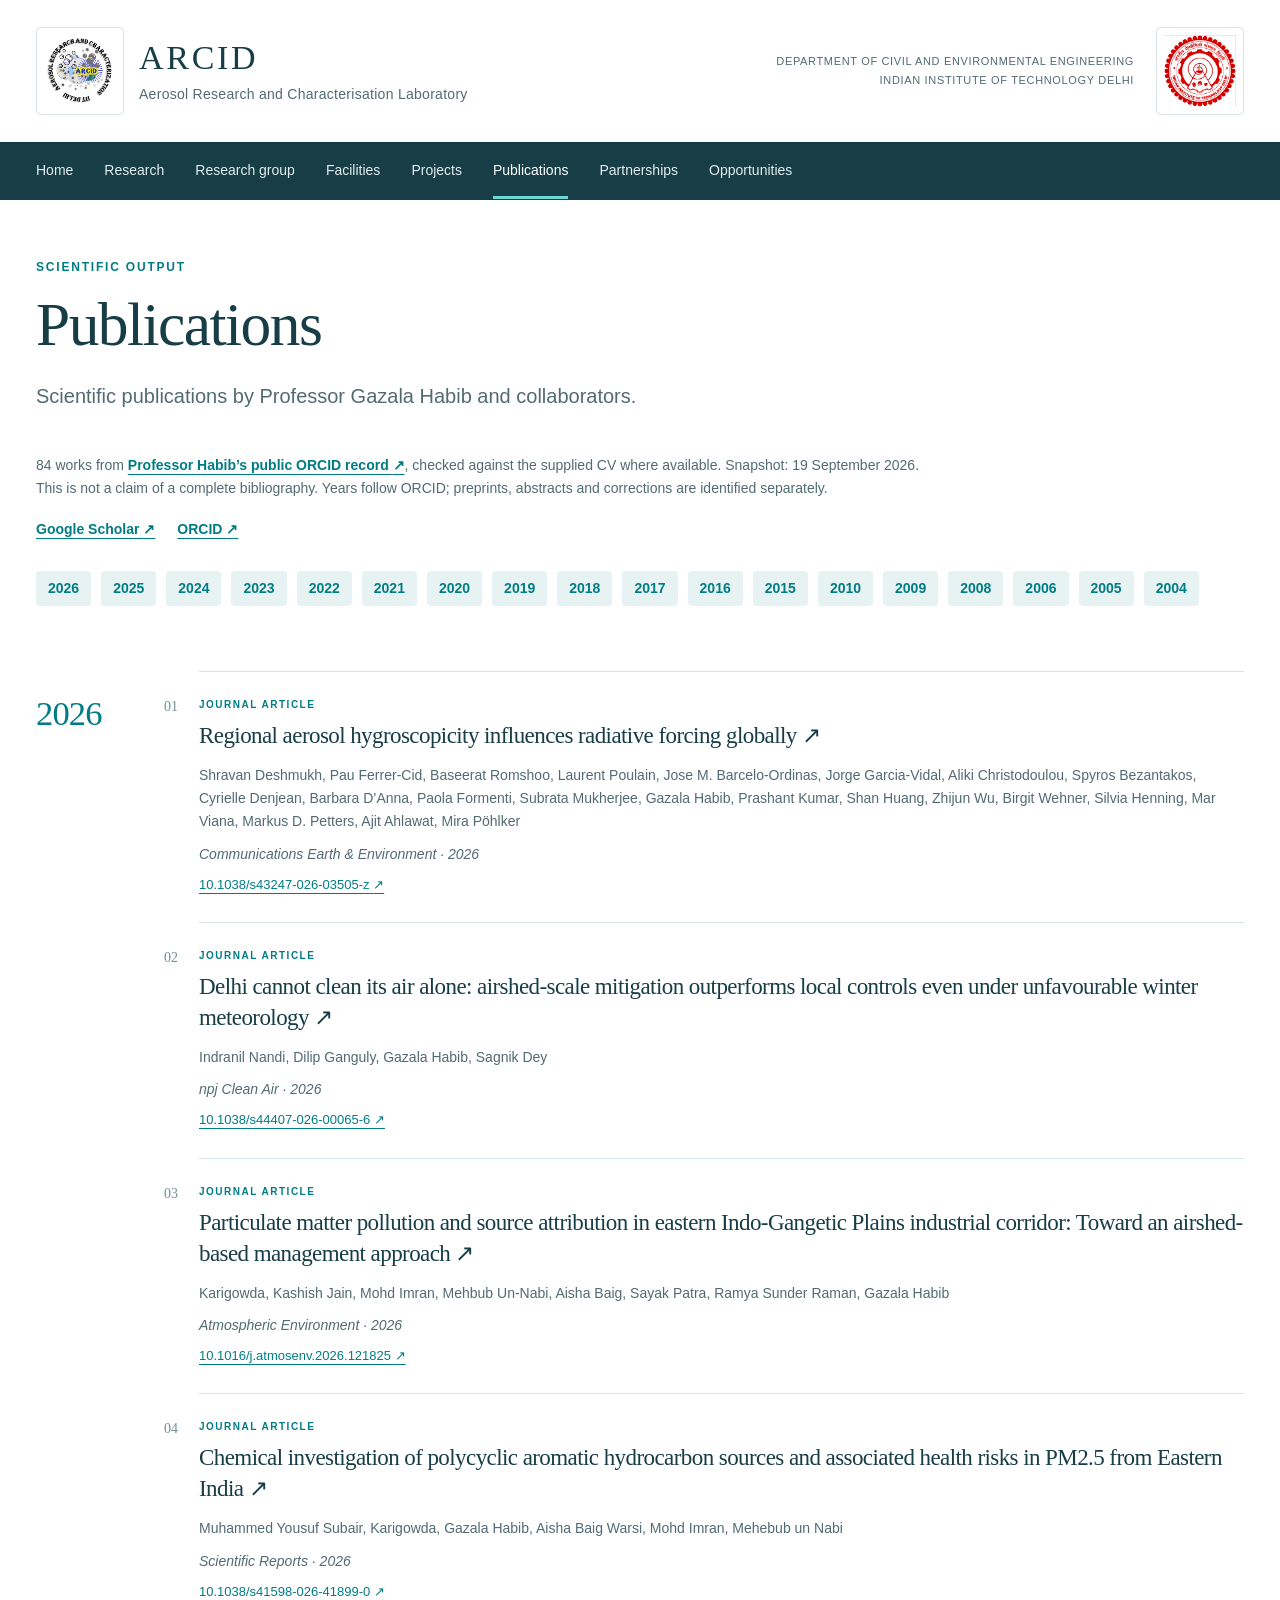
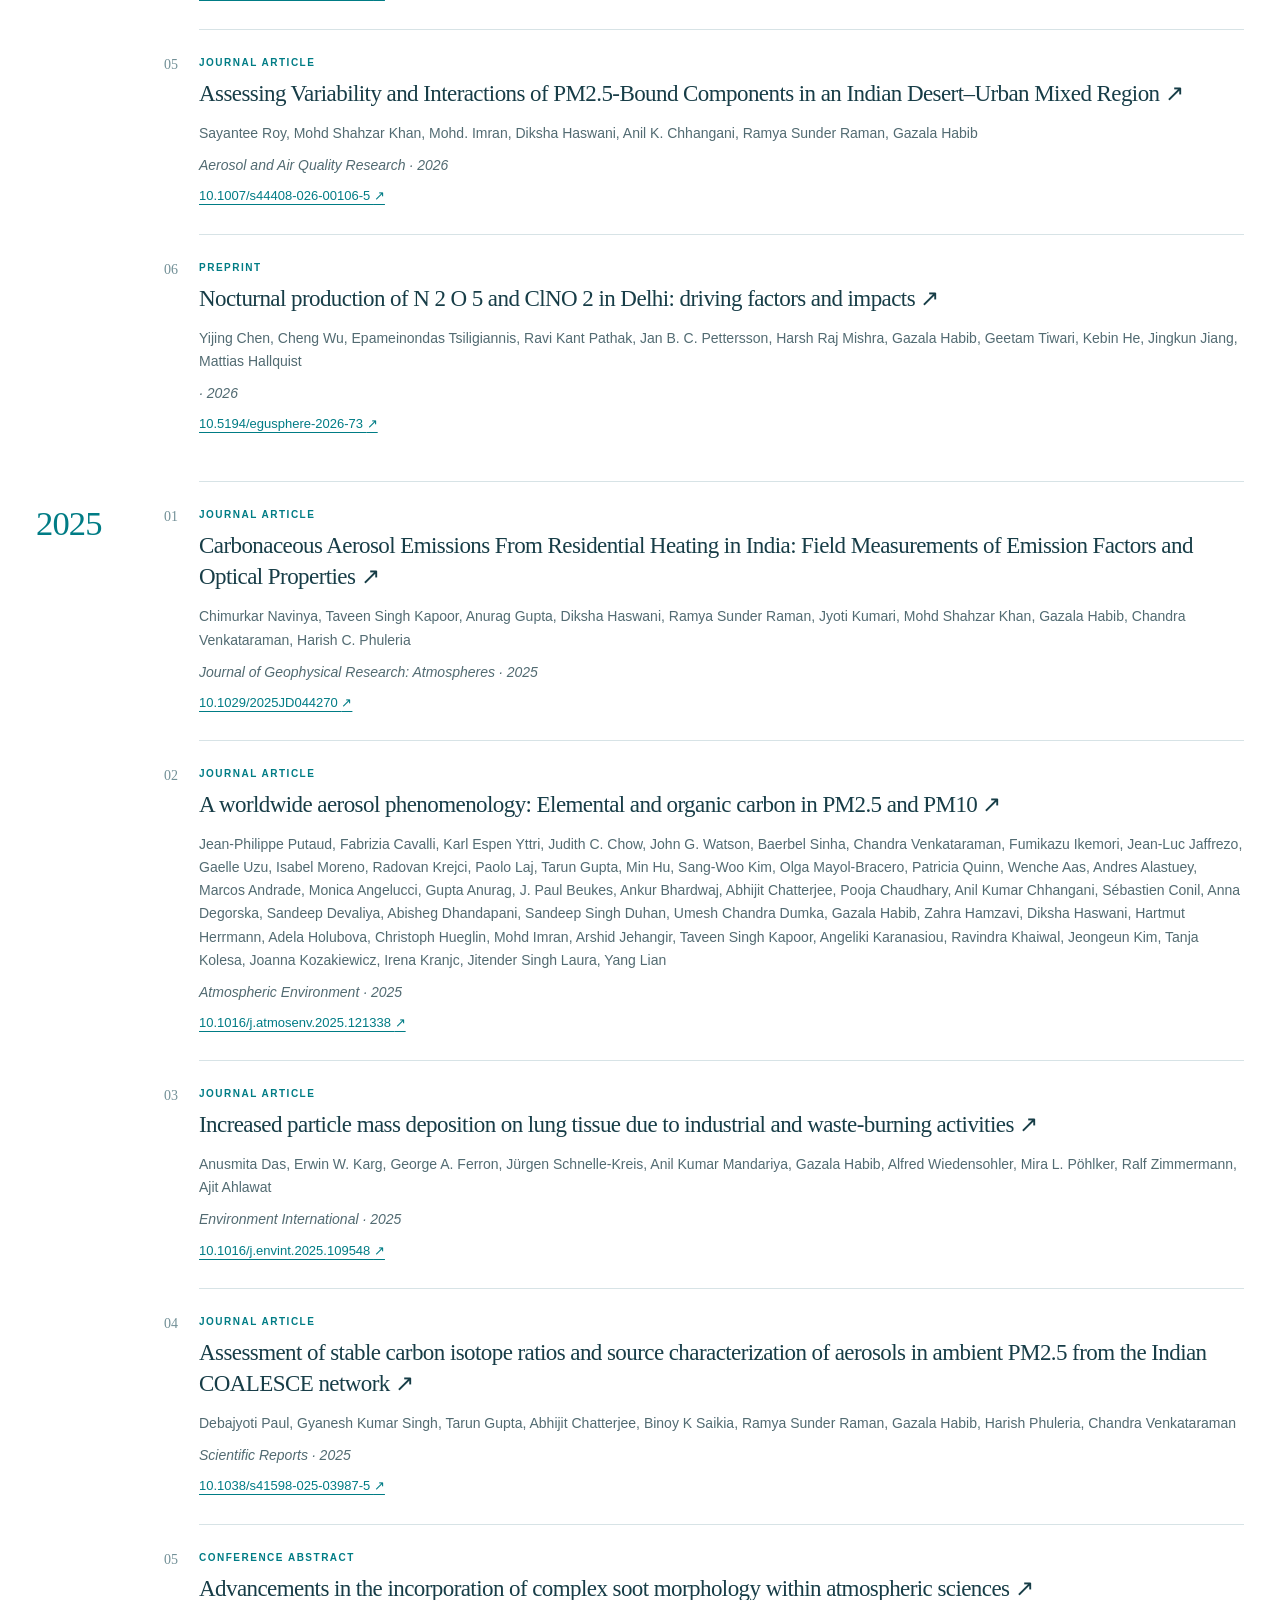
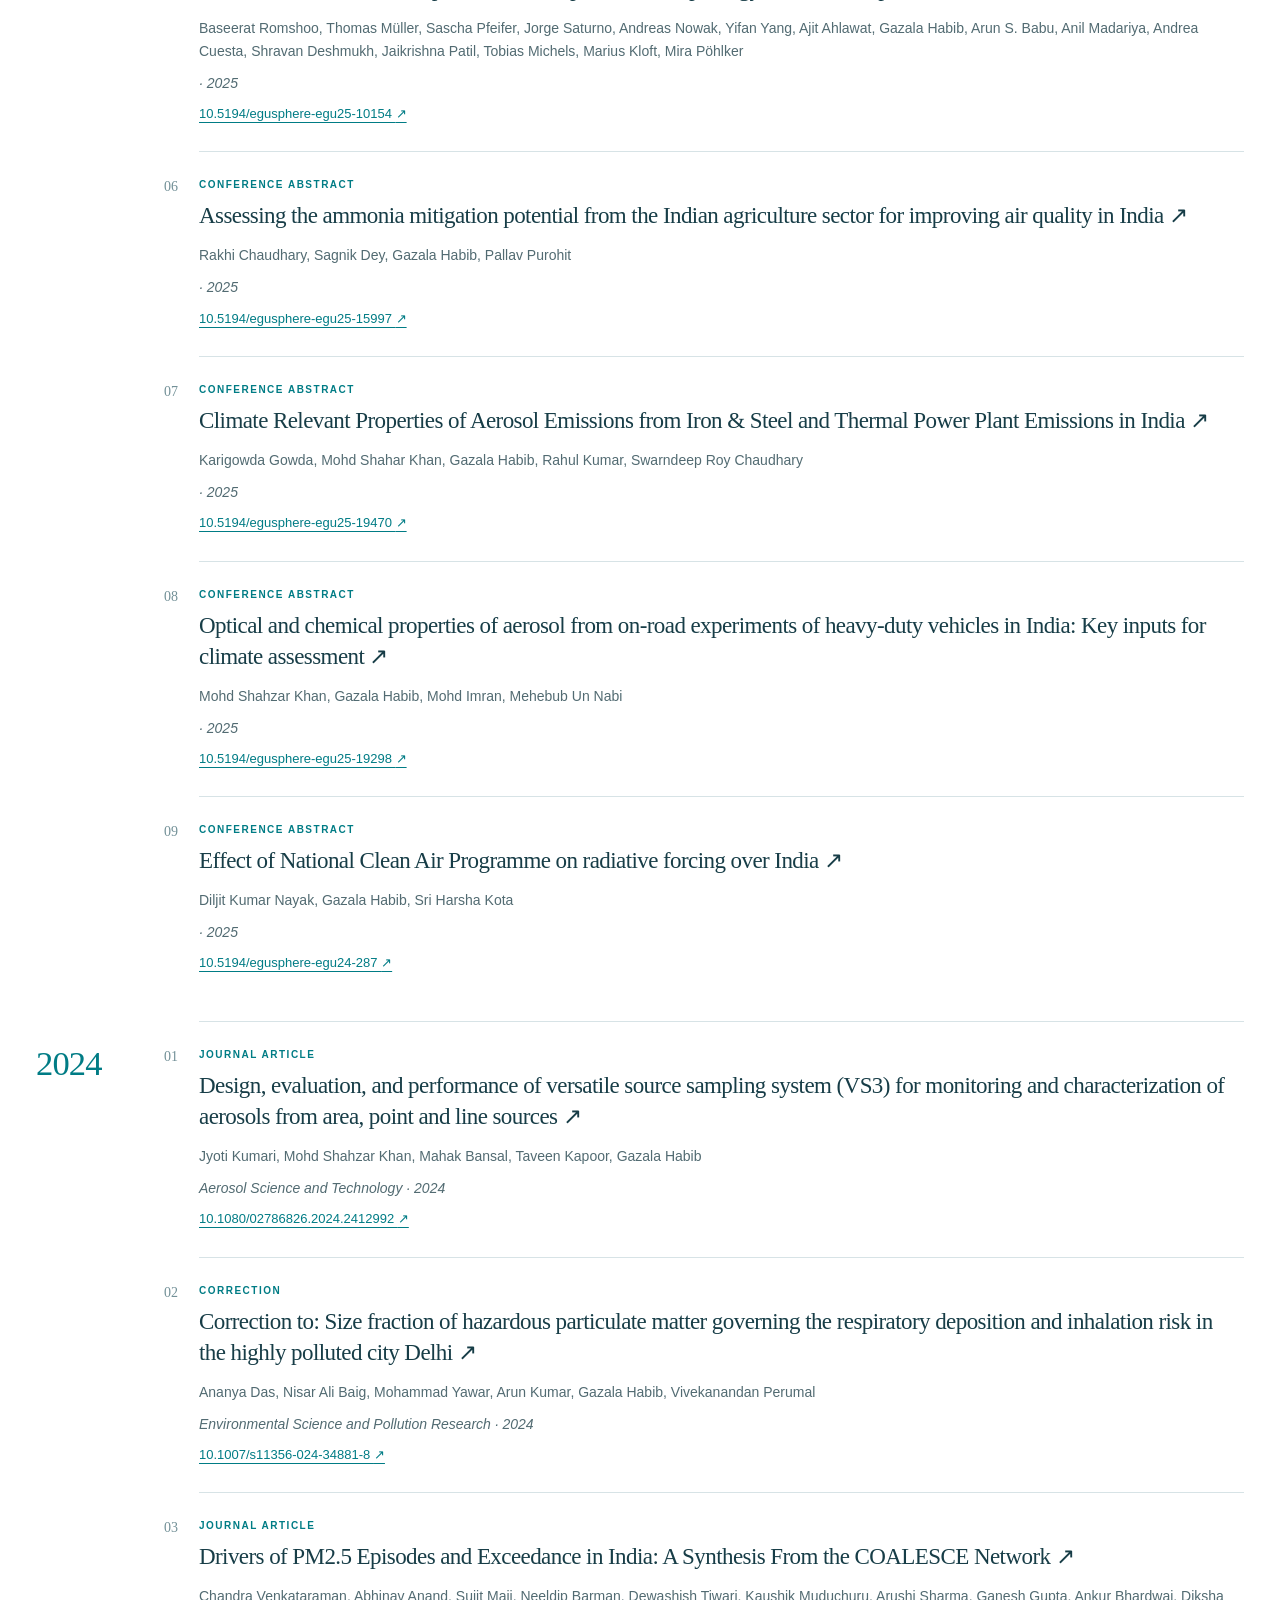
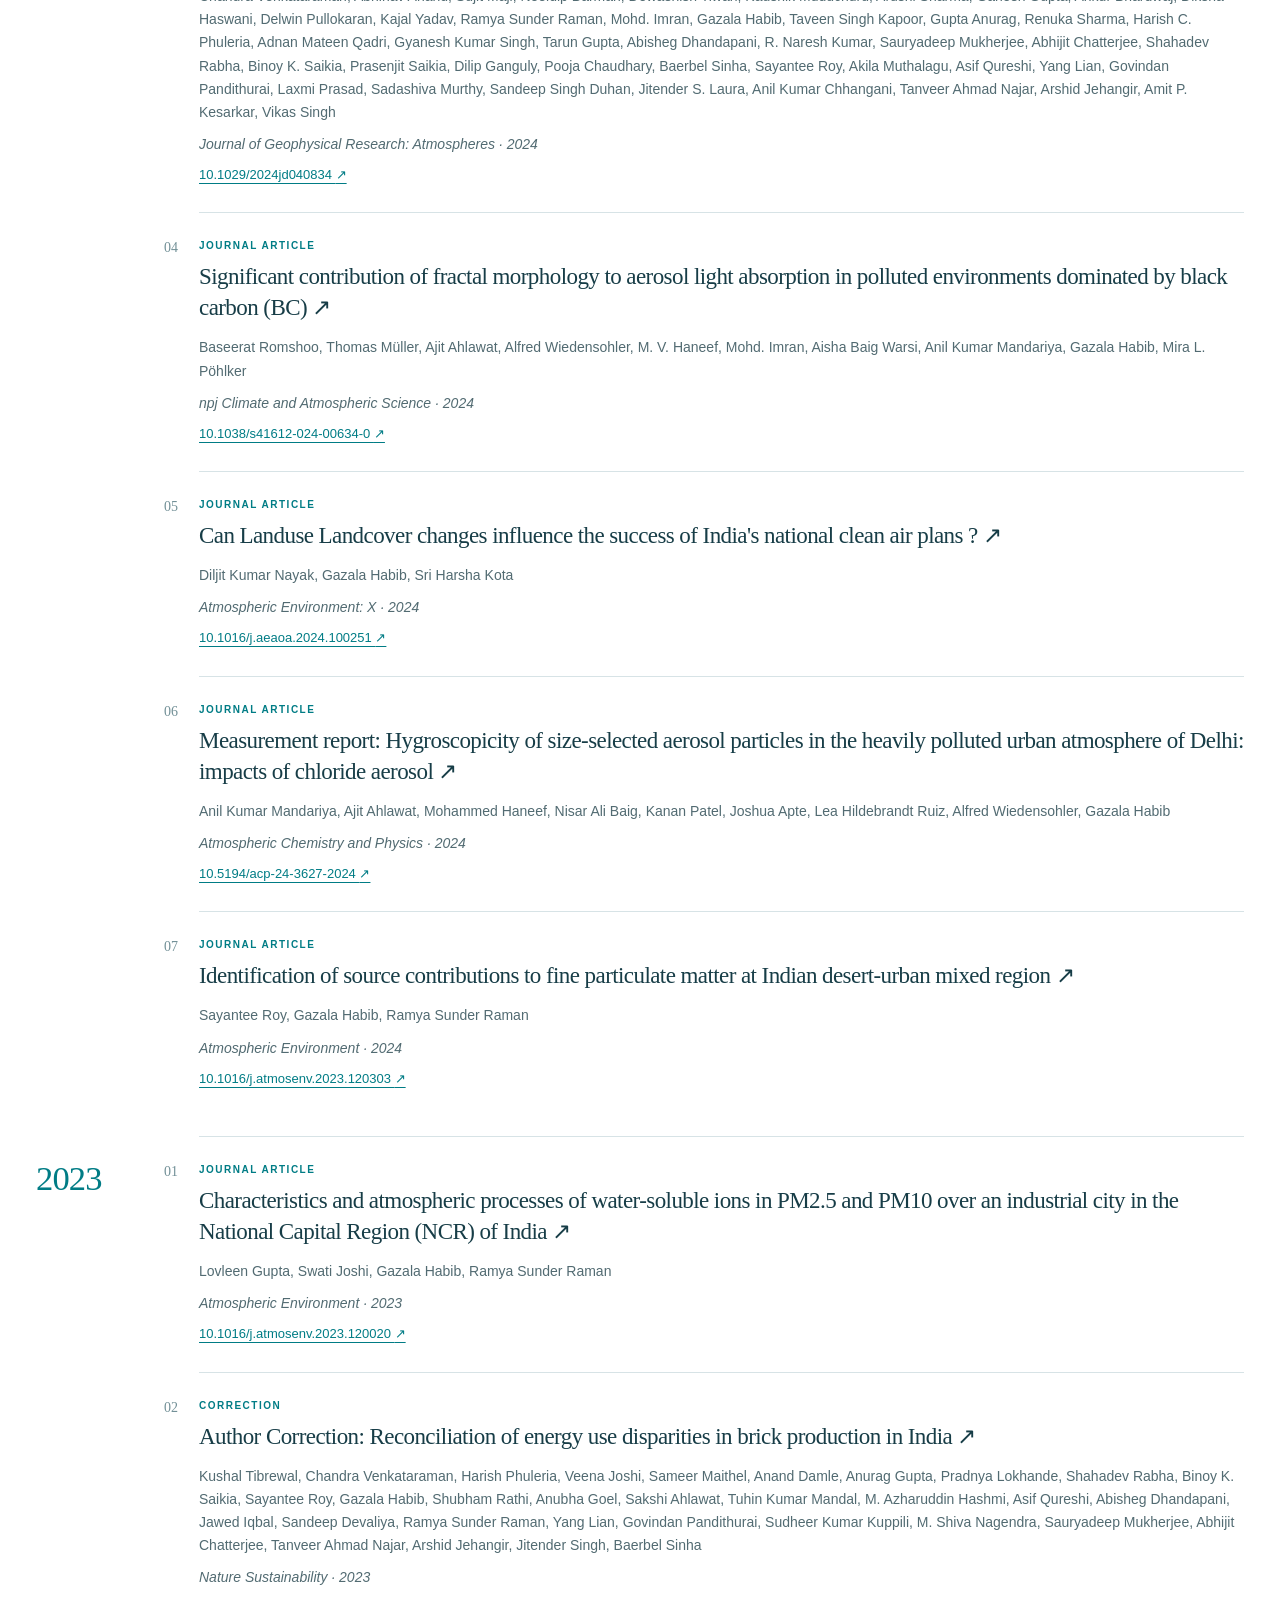
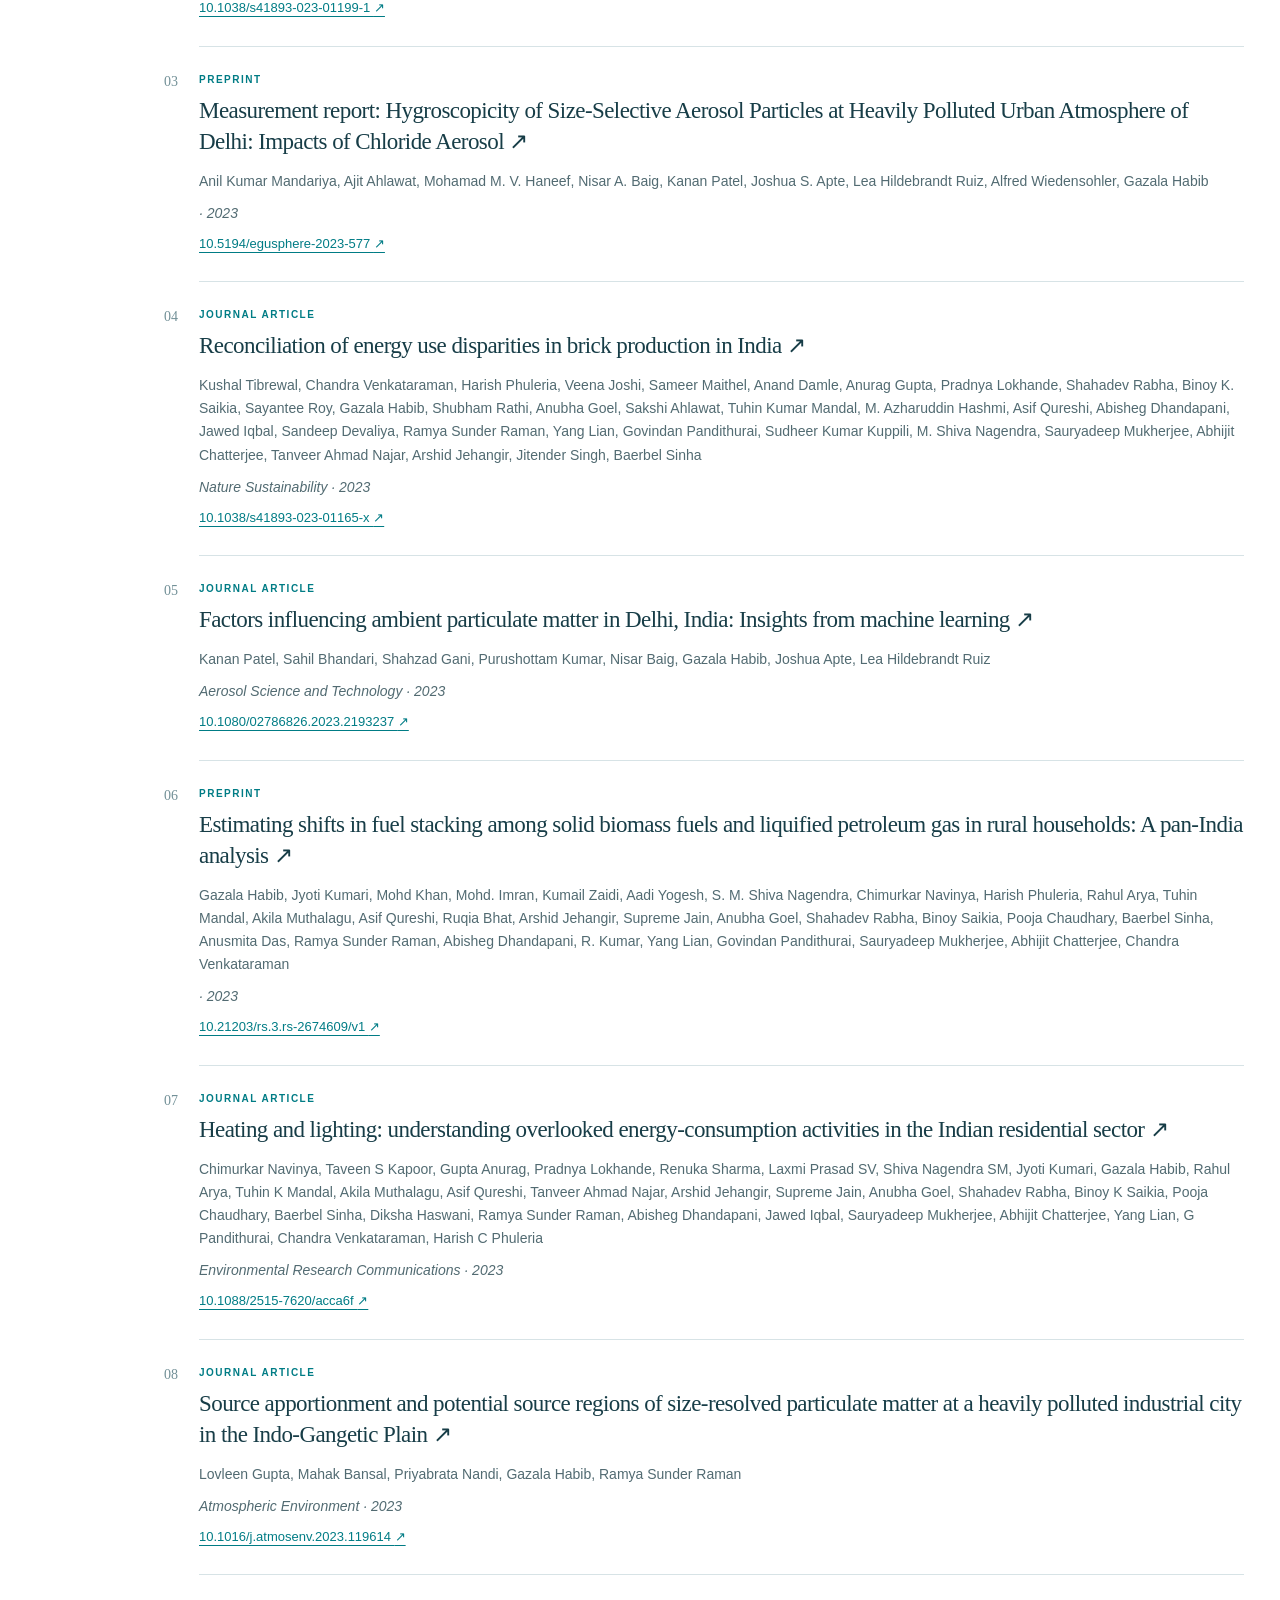
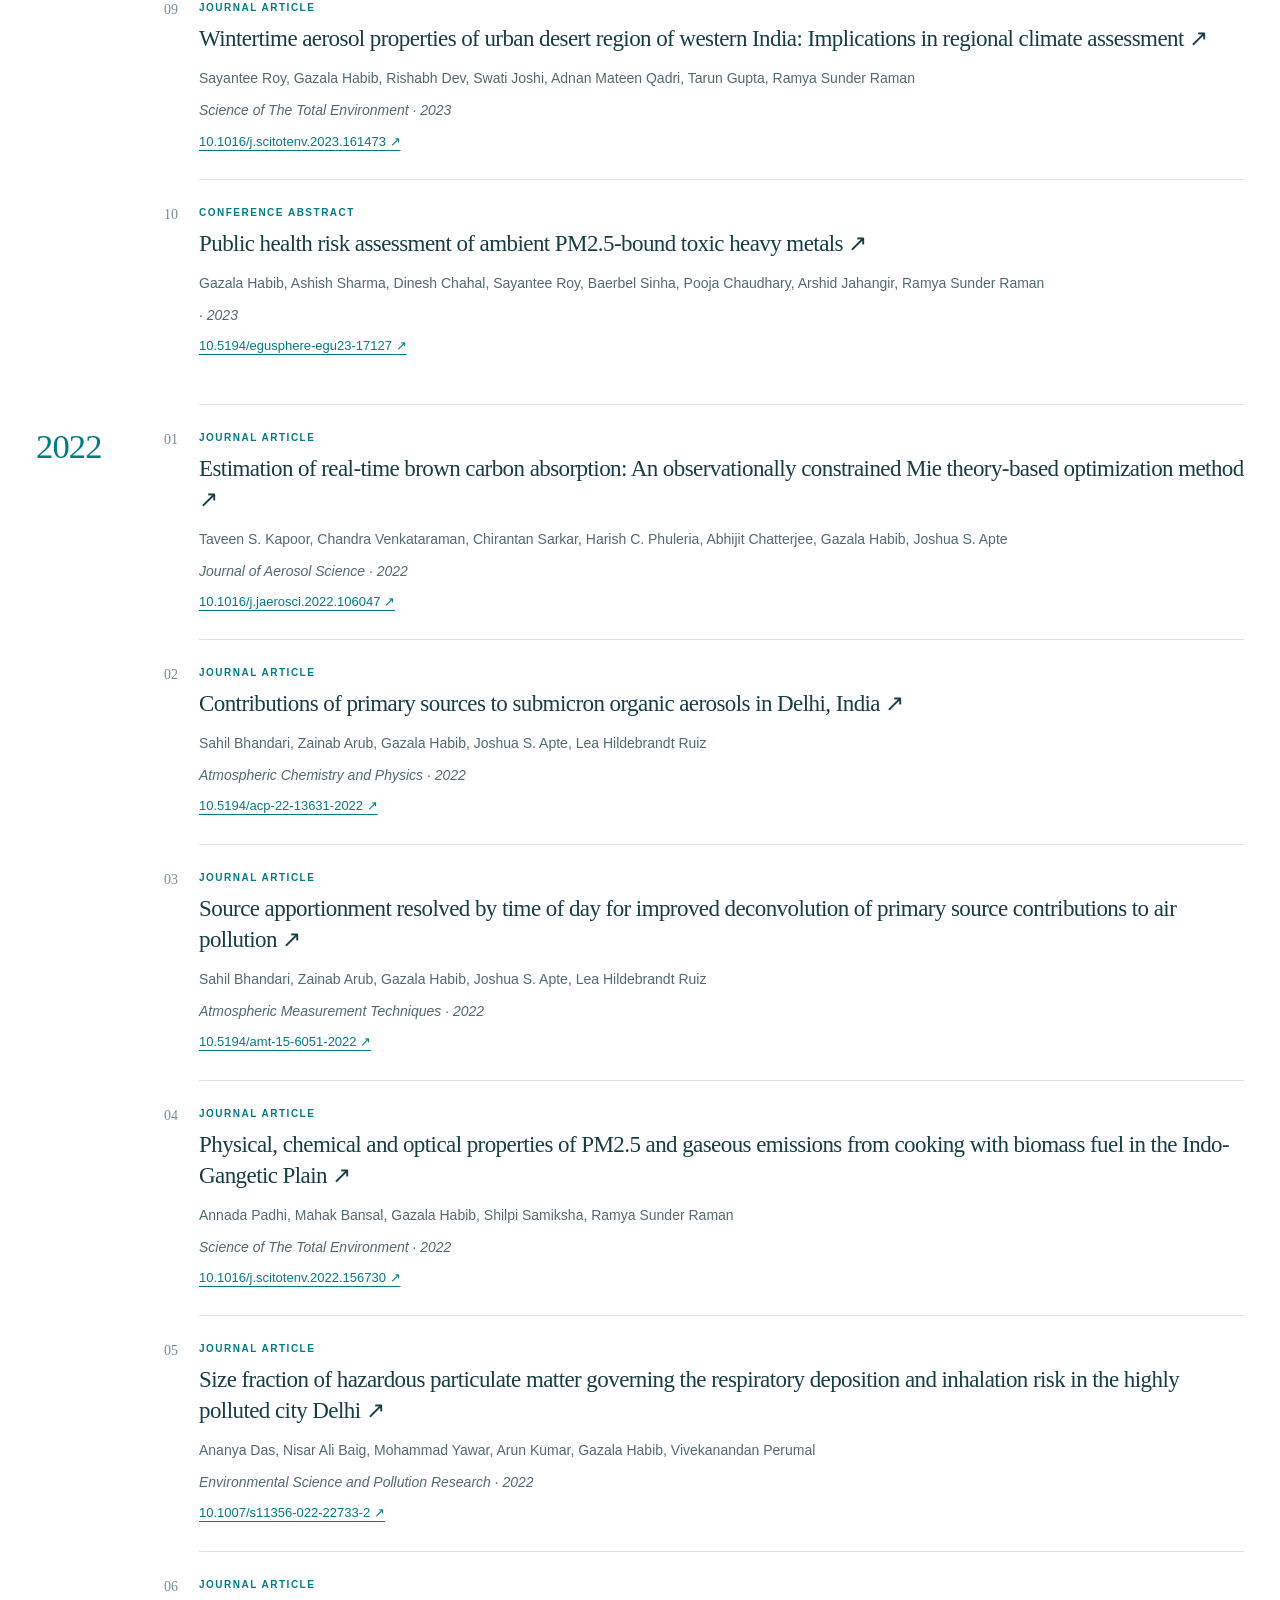
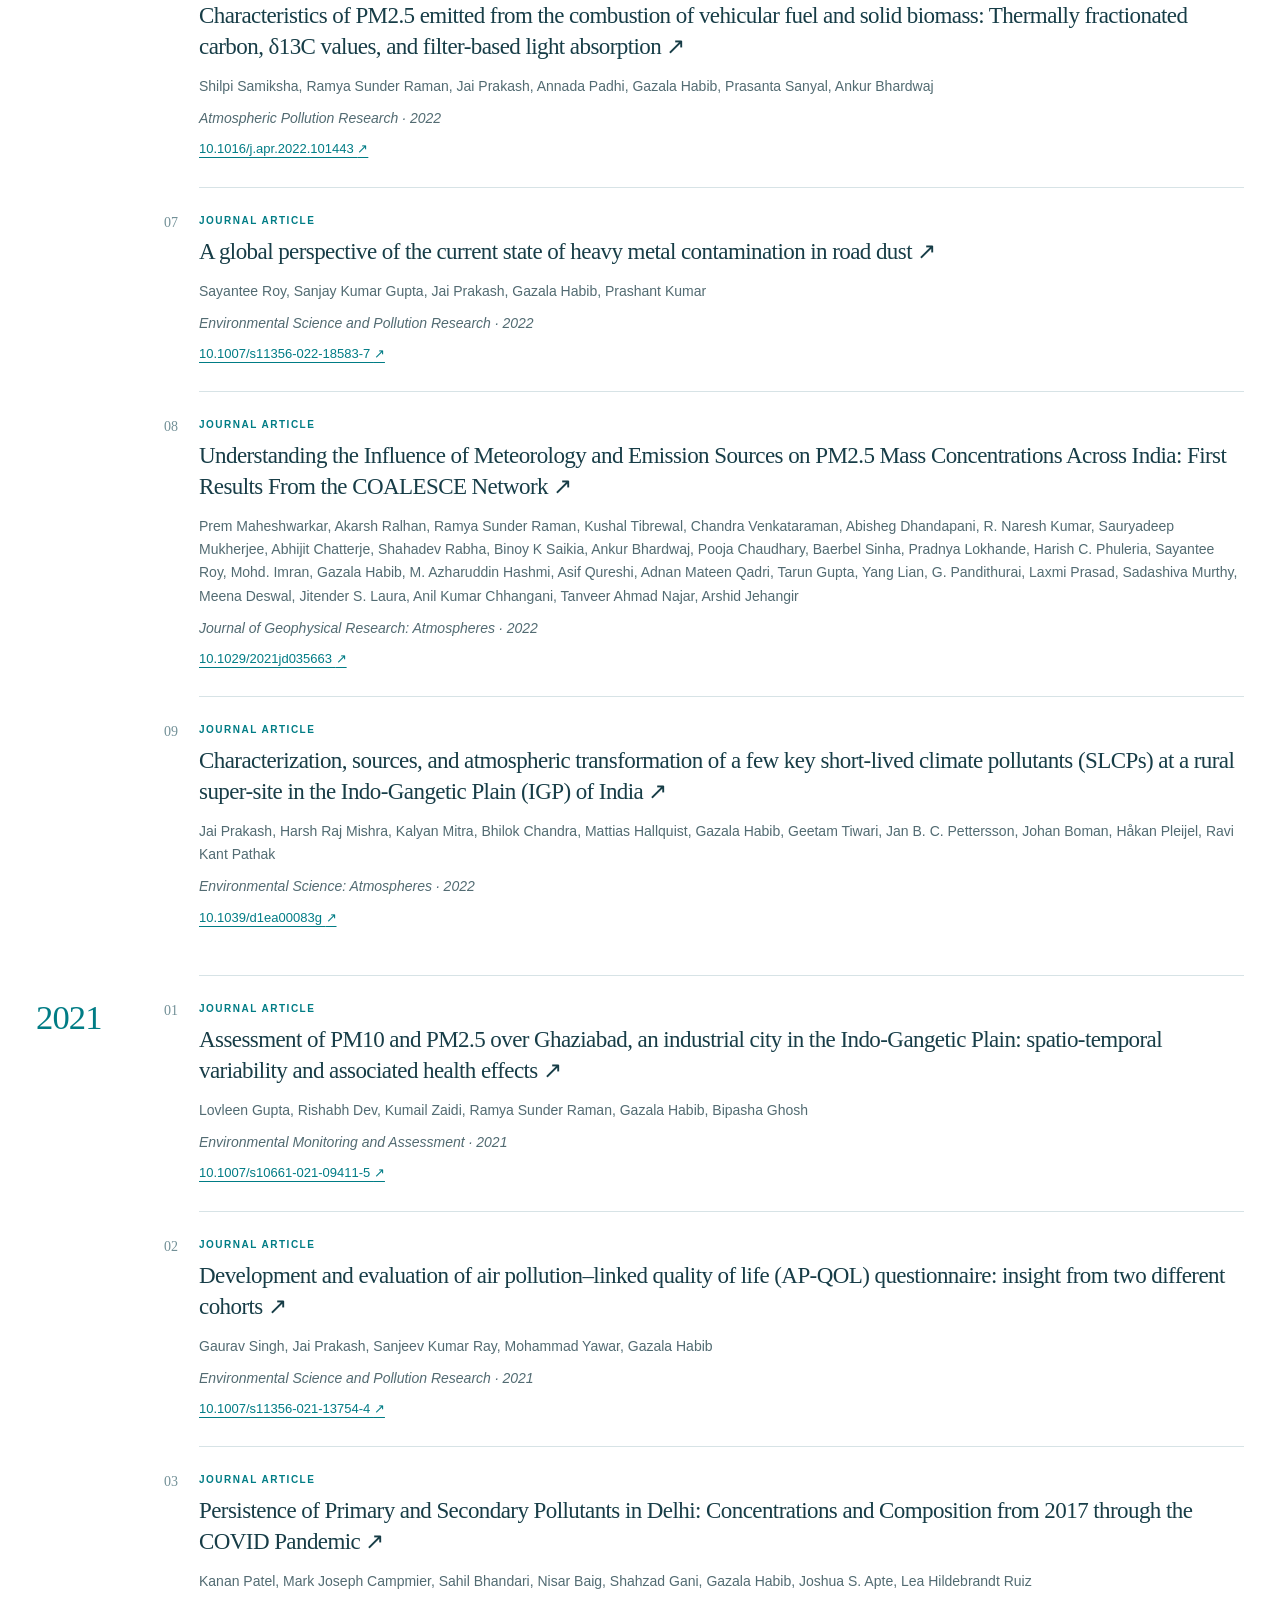
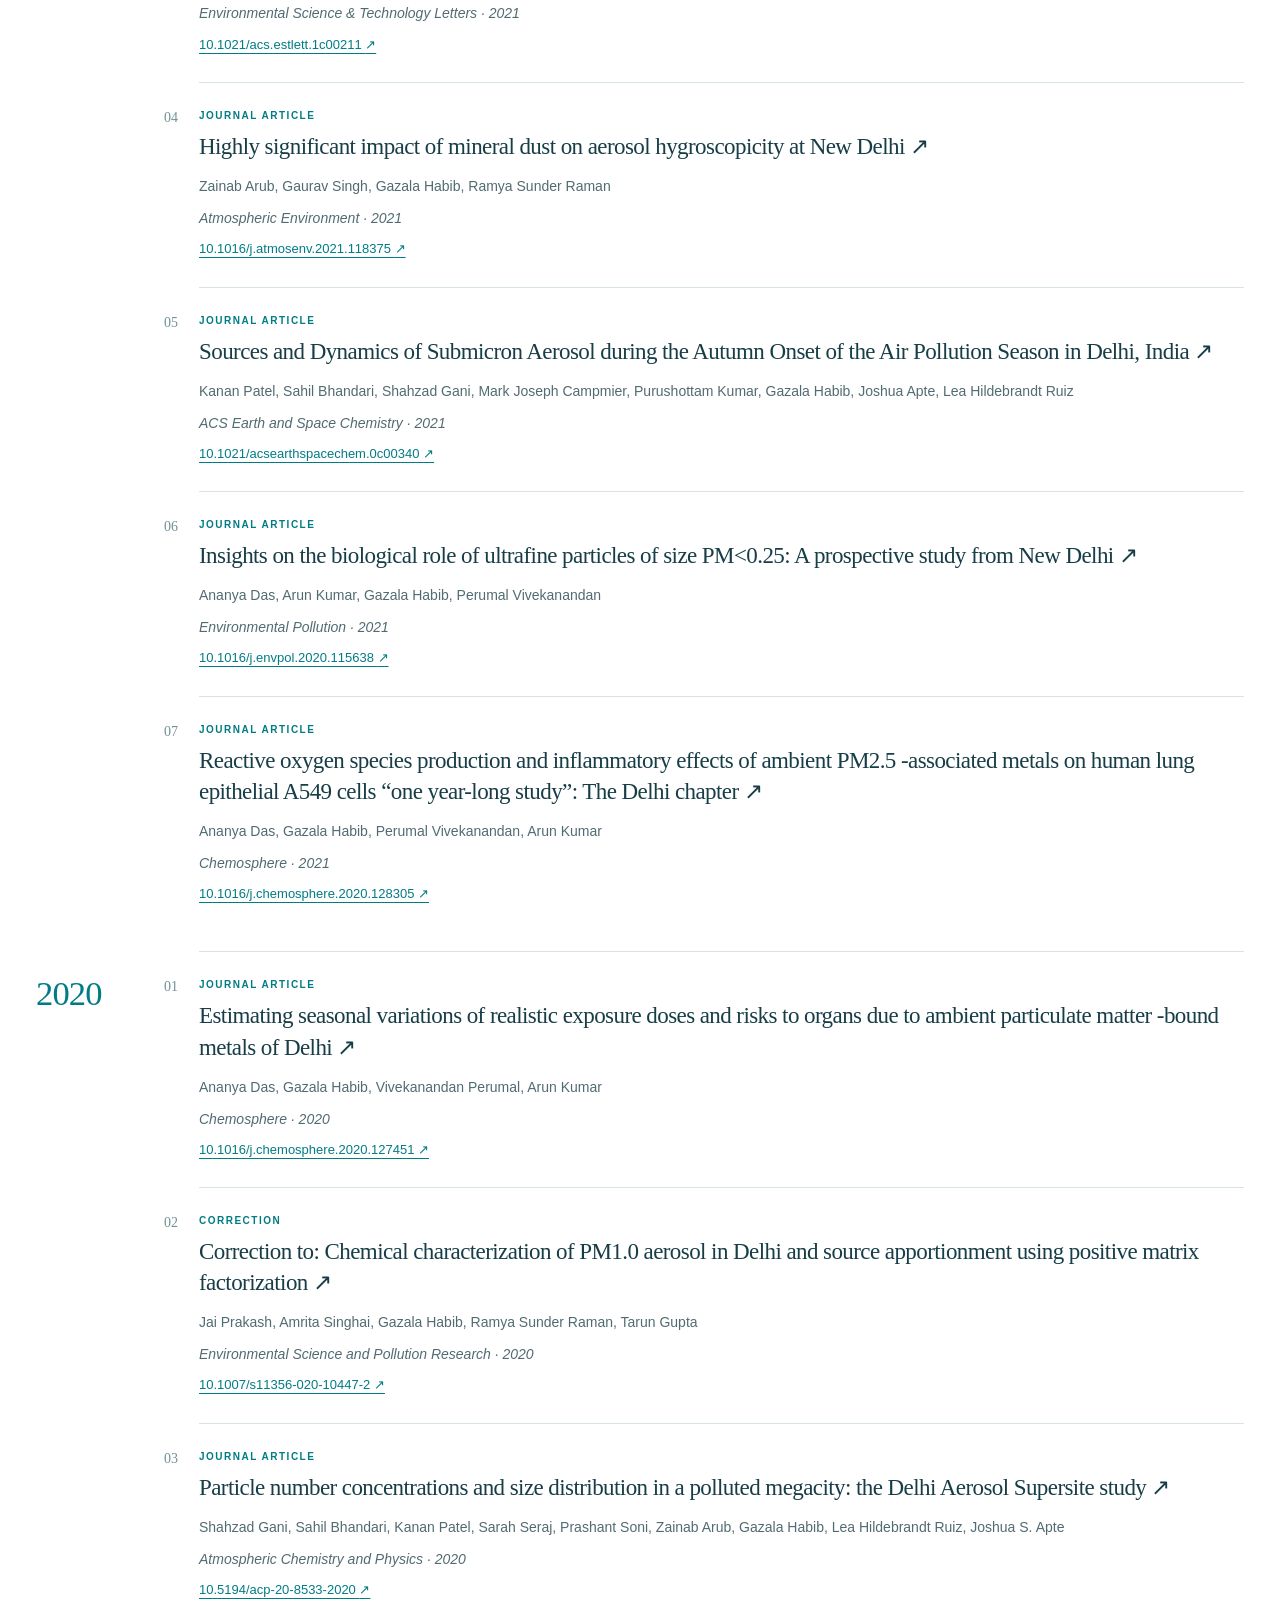
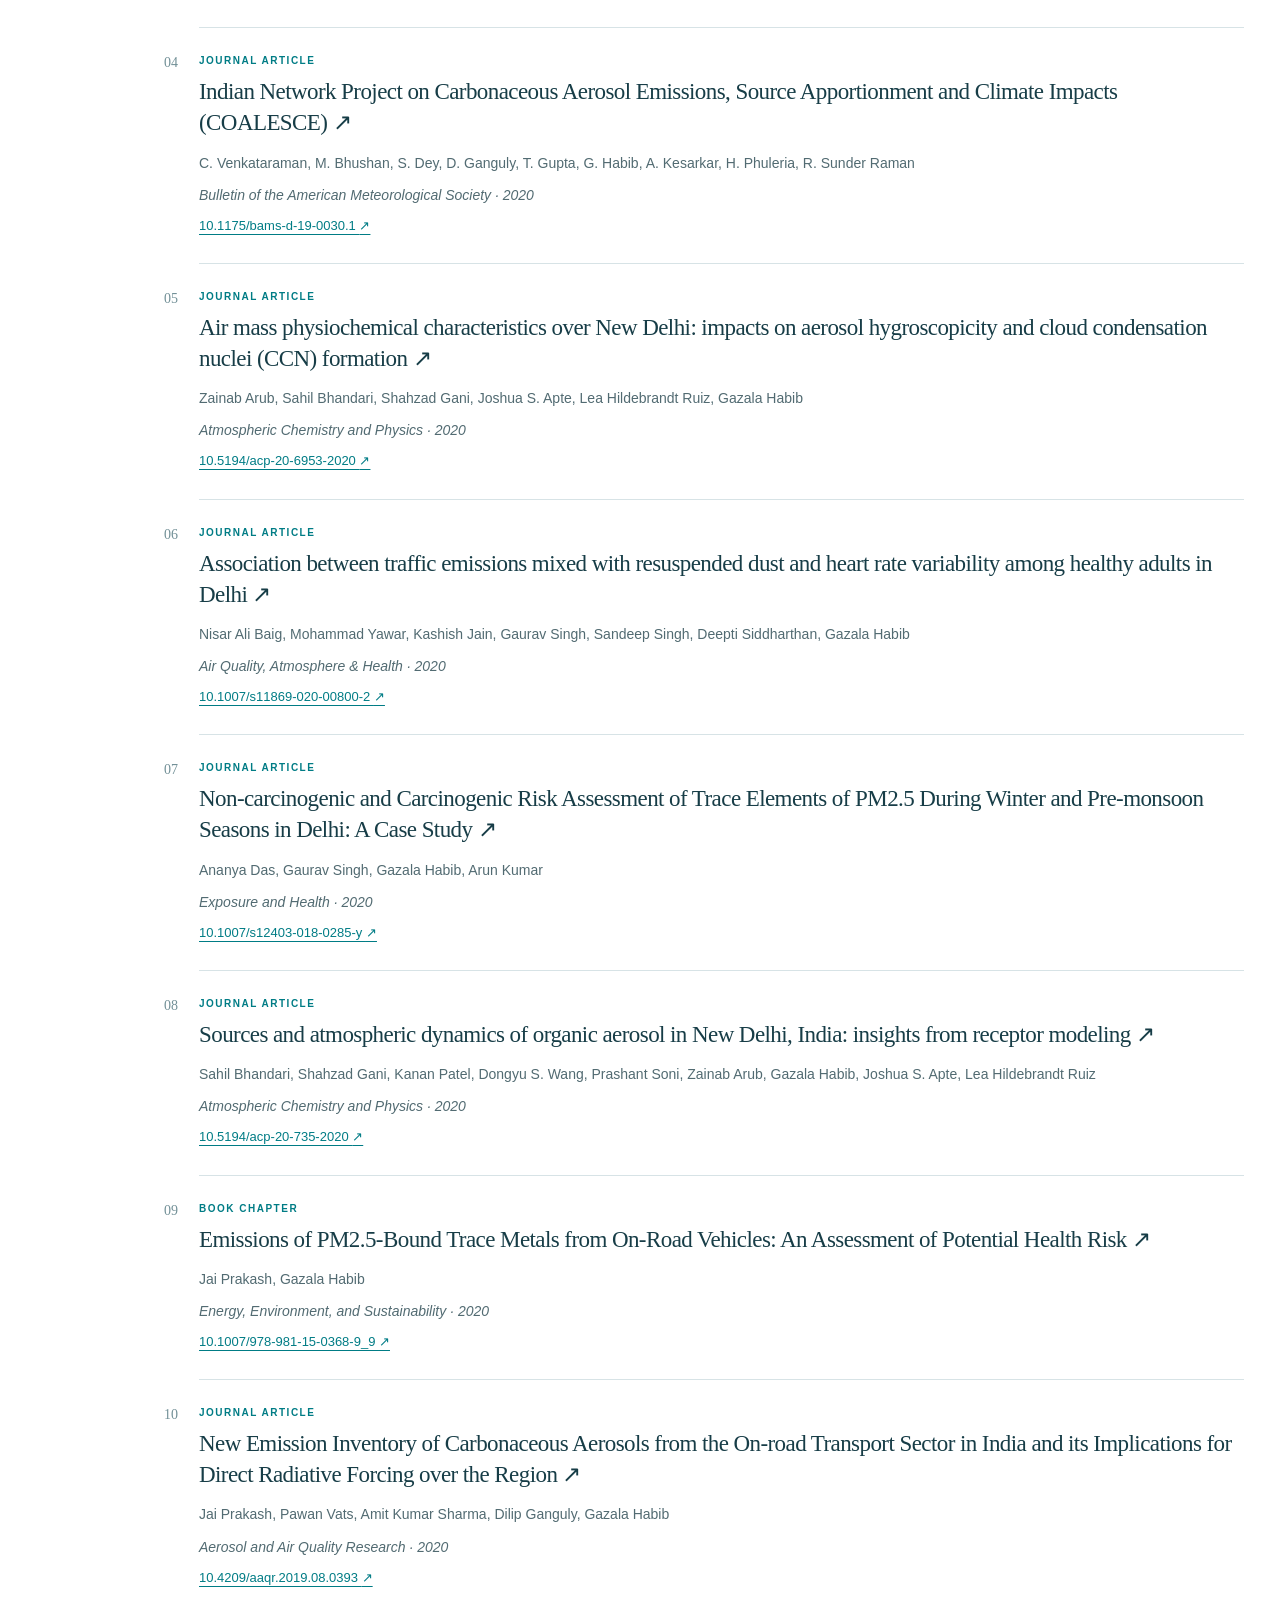
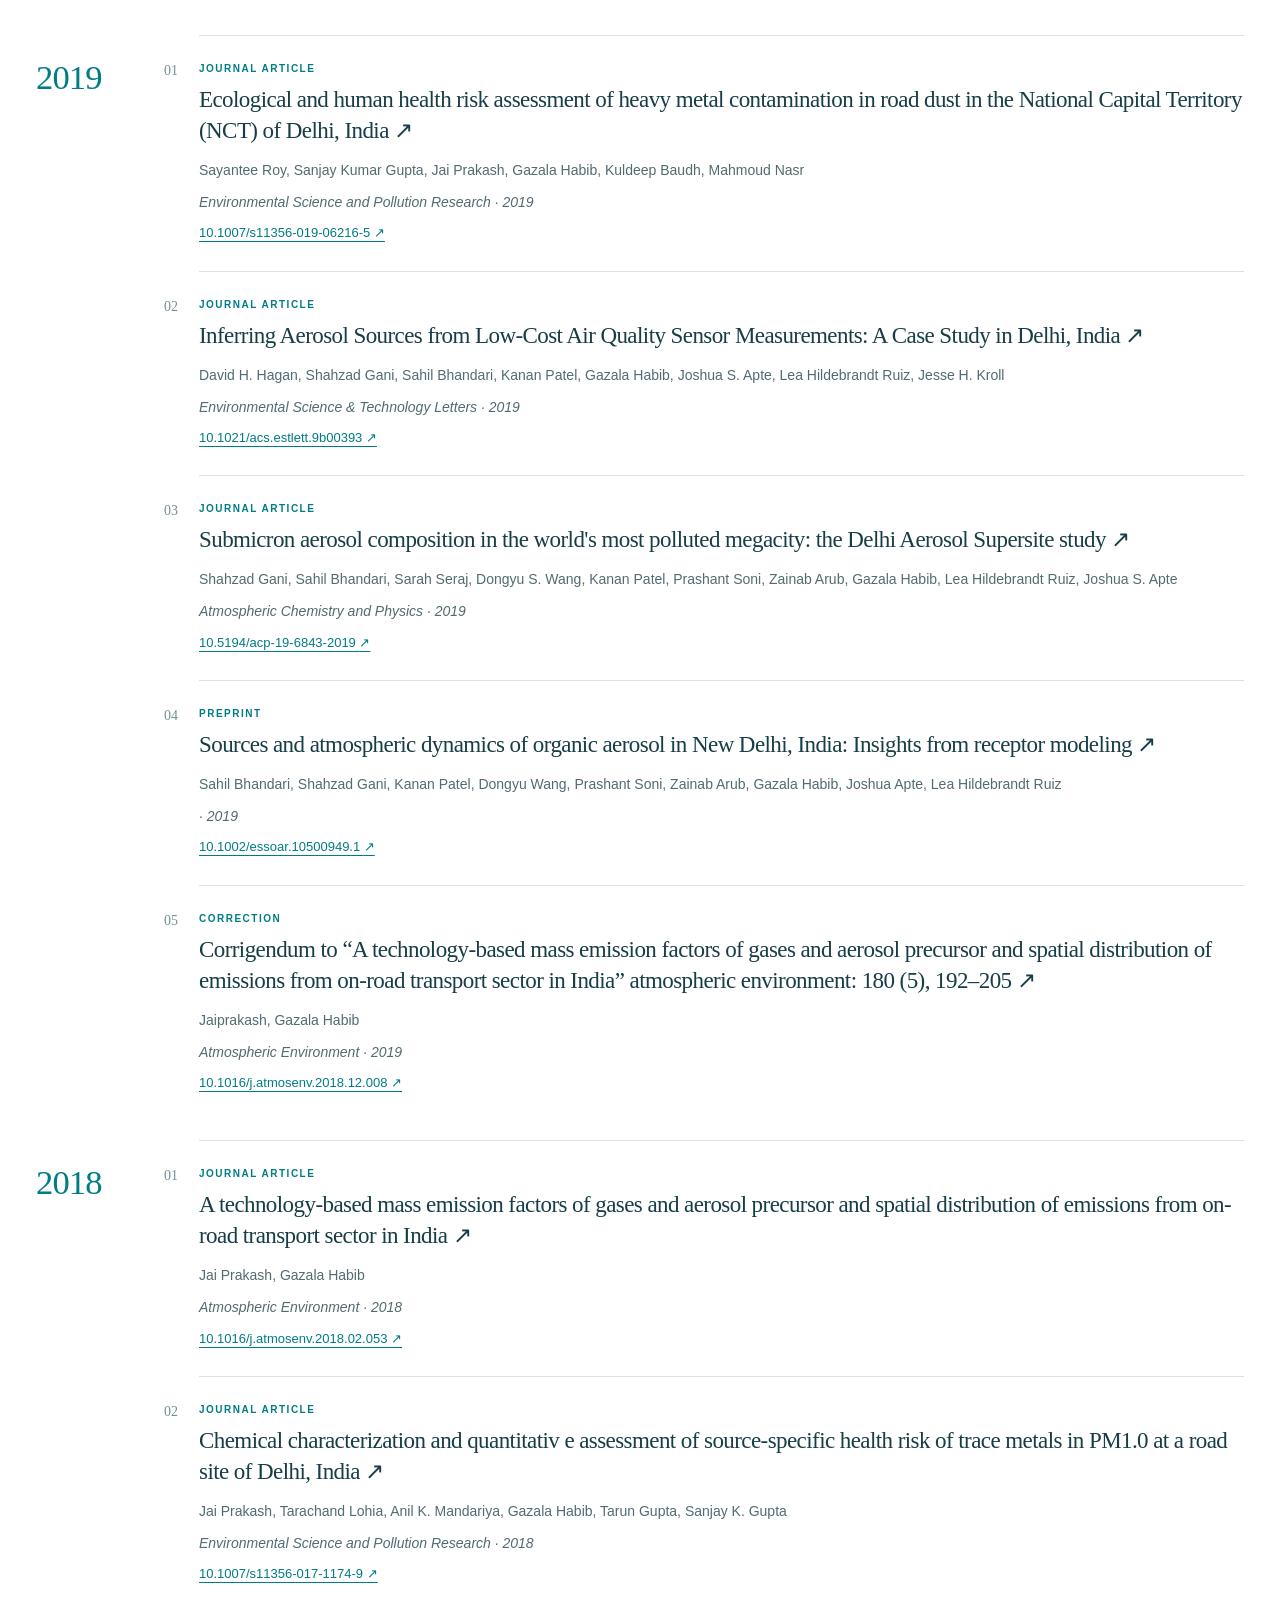
<file: publications.html>
<!doctype html>
<html lang="en">
<head>
  <meta charset="utf-8">
  <meta name="viewport" content="width=device-width, initial-scale=1">
  <title>Publications | ARCID · IIT Delhi</title>
  <meta name="description" content="Scientific publications by Professor Gazala Habib and collaborators.">
  <meta name="theme-color" content="#123f49">
  <link rel="icon" href="assets/favicon.svg" type="image/svg+xml">
  <link rel="stylesheet" href="assets/css/styles.css">
  <script defer src="data/site.js"></script>
  <script defer src="data/publications.js"></script>
  <script defer src="assets/js/app.js"></script>
</head>
<body data-page="publications">
  <a class="skip-link" href="#main">Skip to content</a>
  <header id="site-header" class="site-header"><div class="wrap masthead"><a class="brand lab-brand" href="index.html" aria-label="ARCID home"><span class="header-logo"><img src="assets/images/ARCID logo.jpg" alt="ARCID logo" decoding="async"><span hidden>ARCID</span></span><span class="brand-copy"><strong>ARCID</strong><small>Aerosol Research and Characterisation Laboratory</small></span></a><div class="institution-brand"><p class="institution">Department of Civil and Environmental Engineering<br>Indian Institute of Technology Delhi</p><span class="header-logo"><img src="assets/images/Logo_IITD.jpg" alt="IIT Delhi logo" decoding="async"><span hidden>IIT Delhi</span></span></div></div><div class="nav-strip"><nav class="wrap navigation" aria-label="Main navigation"><a href="index.html">Home</a><a href="research.html">Research</a><a href="group.html">Research group</a><a href="facilities.html">Facilities</a><a href="projects.html">Projects</a><a href="publications.html" aria-current="page">Publications</a><a href="partnerships.html">Partnerships</a><a href="opportunities.html">Opportunities</a></nav></div></header>
  <main id="main" class="wrap" tabindex="-1">
    <div class="page-heading"><p class="eyebrow">Scientific output</p><h1>Publications</h1><p class="lead">Scientific publications by Professor Gazala Habib and collaborators.</p></div>
    <!-- CONTENT START -->
<div id="page-content"><div class="publication-intro"><p>84 works from <a class="text-link" href="https://orcid.org/0000-0003-3598-3548" target="_blank" rel="noopener noreferrer">Professor Habib’s public ORCID record <span aria-hidden="true">↗</span></a>, checked against the supplied CV where available. Snapshot: 19 September 2026. This is not a claim of a complete bibliography. Years follow ORCID; preprints, abstracts and corrections are identified separately.</p><div class="link-row"><a class="text-link" href="https://scholar.google.com/citations?user=O6iipQcAAAAJ&amp;hl=en" target="_blank" rel="noopener noreferrer">Google Scholar <span aria-hidden="true">↗</span></a><a class="text-link" href="https://orcid.org/0000-0003-3598-3548" target="_blank" rel="noopener noreferrer">ORCID <span aria-hidden="true">↗</span></a></div></div><nav class="year-links" aria-label="Publication years"><a class="text-link" href="#year-2026">2026</a><a class="text-link" href="#year-2025">2025</a><a class="text-link" href="#year-2024">2024</a><a class="text-link" href="#year-2023">2023</a><a class="text-link" href="#year-2022">2022</a><a class="text-link" href="#year-2021">2021</a><a class="text-link" href="#year-2020">2020</a><a class="text-link" href="#year-2019">2019</a><a class="text-link" href="#year-2018">2018</a><a class="text-link" href="#year-2017">2017</a><a class="text-link" href="#year-2016">2016</a><a class="text-link" href="#year-2015">2015</a><a class="text-link" href="#year-2010">2010</a><a class="text-link" href="#year-2009">2009</a><a class="text-link" href="#year-2008">2008</a><a class="text-link" href="#year-2006">2006</a><a class="text-link" href="#year-2005">2005</a><a class="text-link" href="#year-2004">2004</a></nav><section class="publication-year" id="year-2026"><h2>2026</h2><ol><li><article class="publication"><p class="eyebrow">Journal article</p><h3><a class="publication-title" href="https://doi.org/10.1038/s43247-026-03505-z" target="_blank" rel="noopener noreferrer">Regional aerosol hygroscopicity influences radiative forcing globally <span aria-hidden="true">↗</span></a></h3><p class="authors">Shravan Deshmukh, Pau Ferrer-Cid, Baseerat Romshoo, Laurent Poulain, Jose M. Barcelo-Ordinas, Jorge Garcia-Vidal, Aliki Christodoulou, Spyros Bezantakos, Cyrielle Denjean, Barbara D’Anna, Paola Formenti, Subrata Mukherjee, Gazala Habib, Prashant Kumar, Shan Huang, Zhijun Wu, Birgit Wehner, Silvia Henning, Mar Viana, Markus D. Petters, Ajit Ahlawat, Mira Pöhlker</p><p class="journal">Communications Earth &amp; Environment · 2026</p><a class="doi" href="https://doi.org/10.1038/s43247-026-03505-z" target="_blank" rel="noopener noreferrer">10.1038/s43247-026-03505-z <span aria-hidden="true">↗</span></a></article></li><li><article class="publication"><p class="eyebrow">Journal article</p><h3><a class="publication-title" href="https://doi.org/10.1038/s44407-026-00065-6" target="_blank" rel="noopener noreferrer">Delhi cannot clean its air alone: airshed-scale mitigation outperforms local controls even under unfavourable winter meteorology <span aria-hidden="true">↗</span></a></h3><p class="authors">Indranil Nandi, Dilip Ganguly, Gazala Habib, Sagnik Dey</p><p class="journal">npj Clean Air · 2026</p><a class="doi" href="https://doi.org/10.1038/s44407-026-00065-6" target="_blank" rel="noopener noreferrer">10.1038/s44407-026-00065-6 <span aria-hidden="true">↗</span></a></article></li><li><article class="publication"><p class="eyebrow">Journal article</p><h3><a class="publication-title" href="https://doi.org/10.1016/j.atmosenv.2026.121825" target="_blank" rel="noopener noreferrer">Particulate matter pollution and source attribution in eastern Indo-Gangetic Plains industrial corridor: Toward an airshed-based management approach <span aria-hidden="true">↗</span></a></h3><p class="authors">Karigowda, Kashish Jain, Mohd Imran, Mehbub Un-Nabi, Aisha Baig, Sayak Patra, Ramya Sunder Raman, Gazala Habib</p><p class="journal">Atmospheric Environment · 2026</p><a class="doi" href="https://doi.org/10.1016/j.atmosenv.2026.121825" target="_blank" rel="noopener noreferrer">10.1016/j.atmosenv.2026.121825 <span aria-hidden="true">↗</span></a></article></li><li><article class="publication"><p class="eyebrow">Journal article</p><h3><a class="publication-title" href="https://doi.org/10.1038/s41598-026-41899-0" target="_blank" rel="noopener noreferrer">Chemical investigation of polycyclic aromatic hydrocarbon sources and associated health risks in PM2.5 from Eastern India <span aria-hidden="true">↗</span></a></h3><p class="authors">Muhammed Yousuf Subair, Karigowda, Gazala Habib, Aisha Baig Warsi, Mohd Imran, Mehebub un Nabi</p><p class="journal">Scientific Reports · 2026</p><a class="doi" href="https://doi.org/10.1038/s41598-026-41899-0" target="_blank" rel="noopener noreferrer">10.1038/s41598-026-41899-0 <span aria-hidden="true">↗</span></a></article></li><li><article class="publication"><p class="eyebrow">Journal article</p><h3><a class="publication-title" href="https://doi.org/10.1007/s44408-026-00106-5" target="_blank" rel="noopener noreferrer">Assessing Variability and Interactions of PM2.5-Bound Components in an Indian Desert–Urban Mixed Region <span aria-hidden="true">↗</span></a></h3><p class="authors">Sayantee Roy, Mohd Shahzar Khan, Mohd. Imran, Diksha Haswani, Anil K. Chhangani, Ramya Sunder Raman, Gazala Habib</p><p class="journal">Aerosol and Air Quality Research · 2026</p><a class="doi" href="https://doi.org/10.1007/s44408-026-00106-5" target="_blank" rel="noopener noreferrer">10.1007/s44408-026-00106-5 <span aria-hidden="true">↗</span></a></article></li><li><article class="publication"><p class="eyebrow">Preprint</p><h3><a class="publication-title" href="https://doi.org/10.5194/egusphere-2026-73" target="_blank" rel="noopener noreferrer">Nocturnal production of N 2 O 5 and ClNO 2 in Delhi: driving factors and impacts <span aria-hidden="true">↗</span></a></h3><p class="authors">Yijing Chen, Cheng Wu, Epameinondas Tsiligiannis, Ravi Kant Pathak, Jan B. C. Pettersson, Harsh Raj Mishra, Gazala Habib, Geetam Tiwari, Kebin He, Jingkun Jiang, Mattias Hallquist</p><p class="journal"> · 2026</p><a class="doi" href="https://doi.org/10.5194/egusphere-2026-73" target="_blank" rel="noopener noreferrer">10.5194/egusphere-2026-73 <span aria-hidden="true">↗</span></a></article></li></ol></section><section class="publication-year" id="year-2025"><h2>2025</h2><ol><li><article class="publication"><p class="eyebrow">Journal article</p><h3><a class="publication-title" href="https://doi.org/10.1029/2025JD044270" target="_blank" rel="noopener noreferrer">Carbonaceous Aerosol Emissions From Residential Heating in India: Field Measurements of Emission Factors and Optical Properties <span aria-hidden="true">↗</span></a></h3><p class="authors">Chimurkar Navinya, Taveen Singh Kapoor, Anurag Gupta, Diksha Haswani, Ramya Sunder Raman, Jyoti Kumari, Mohd Shahzar Khan, Gazala Habib, Chandra Venkataraman, Harish C. Phuleria</p><p class="journal">Journal of Geophysical Research: Atmospheres · 2025</p><a class="doi" href="https://doi.org/10.1029/2025JD044270" target="_blank" rel="noopener noreferrer">10.1029/2025JD044270 <span aria-hidden="true">↗</span></a></article></li><li><article class="publication"><p class="eyebrow">Journal article</p><h3><a class="publication-title" href="https://doi.org/10.1016/j.atmosenv.2025.121338" target="_blank" rel="noopener noreferrer">A worldwide aerosol phenomenology: Elemental and organic carbon in PM2.5 and PM10 <span aria-hidden="true">↗</span></a></h3><p class="authors">Jean-Philippe Putaud, Fabrizia Cavalli, Karl Espen Yttri, Judith C. Chow, John G. Watson, Baerbel Sinha, Chandra Venkataraman, Fumikazu Ikemori, Jean-Luc Jaffrezo, Gaelle Uzu, Isabel Moreno, Radovan Krejci, Paolo Laj, Tarun Gupta, Min Hu, Sang-Woo Kim, Olga Mayol-Bracero, Patricia Quinn, Wenche Aas, Andres Alastuey, Marcos Andrade, Monica Angelucci, Gupta Anurag, J. Paul Beukes, Ankur Bhardwaj, Abhijit Chatterjee, Pooja Chaudhary, Anil Kumar Chhangani, Sébastien Conil, Anna Degorska, Sandeep Devaliya, Abisheg Dhandapani, Sandeep Singh Duhan, Umesh Chandra Dumka, Gazala Habib, Zahra Hamzavi, Diksha Haswani, Hartmut Herrmann, Adela Holubova, Christoph Hueglin, Mohd Imran, Arshid Jehangir, Taveen Singh Kapoor, Angeliki Karanasiou, Ravindra Khaiwal, Jeongeun Kim, Tanja Kolesa, Joanna Kozakiewicz, Irena Kranjc, Jitender Singh Laura, Yang Lian</p><p class="journal">Atmospheric Environment · 2025</p><a class="doi" href="https://doi.org/10.1016/j.atmosenv.2025.121338" target="_blank" rel="noopener noreferrer">10.1016/j.atmosenv.2025.121338 <span aria-hidden="true">↗</span></a></article></li><li><article class="publication"><p class="eyebrow">Journal article</p><h3><a class="publication-title" href="https://doi.org/10.1016/j.envint.2025.109548" target="_blank" rel="noopener noreferrer">Increased particle mass deposition on lung tissue due to industrial and waste-burning activities <span aria-hidden="true">↗</span></a></h3><p class="authors">Anusmita Das, Erwin W. Karg, George A. Ferron, Jürgen Schnelle-Kreis, Anil Kumar Mandariya, Gazala Habib, Alfred Wiedensohler, Mira L. Pöhlker, Ralf Zimmermann, Ajit Ahlawat</p><p class="journal">Environment International · 2025</p><a class="doi" href="https://doi.org/10.1016/j.envint.2025.109548" target="_blank" rel="noopener noreferrer">10.1016/j.envint.2025.109548 <span aria-hidden="true">↗</span></a></article></li><li><article class="publication"><p class="eyebrow">Journal article</p><h3><a class="publication-title" href="https://doi.org/10.1038/s41598-025-03987-5" target="_blank" rel="noopener noreferrer">Assessment of stable carbon isotope ratios and source characterization of aerosols in ambient PM2.5 from the Indian COALESCE network <span aria-hidden="true">↗</span></a></h3><p class="authors">Debajyoti Paul, Gyanesh Kumar Singh, Tarun Gupta, Abhijit Chatterjee, Binoy K Saikia, Ramya Sunder Raman, Gazala Habib, Harish Phuleria, Chandra Venkataraman</p><p class="journal">Scientific Reports · 2025</p><a class="doi" href="https://doi.org/10.1038/s41598-025-03987-5" target="_blank" rel="noopener noreferrer">10.1038/s41598-025-03987-5 <span aria-hidden="true">↗</span></a></article></li><li><article class="publication"><p class="eyebrow">Conference abstract</p><h3><a class="publication-title" href="https://doi.org/10.5194/egusphere-egu25-10154" target="_blank" rel="noopener noreferrer">Advancements in the incorporation of complex soot morphology within atmospheric sciences <span aria-hidden="true">↗</span></a></h3><p class="authors">Baseerat Romshoo, Thomas Müller, Sascha Pfeifer, Jorge Saturno, Andreas Nowak, Yifan Yang, Ajit Ahlawat, Gazala Habib, Arun S. Babu, Anil Madariya, Andrea Cuesta, Shravan Deshmukh, Jaikrishna Patil, Tobias Michels, Marius Kloft, Mira Pöhlker</p><p class="journal"> · 2025</p><a class="doi" href="https://doi.org/10.5194/egusphere-egu25-10154" target="_blank" rel="noopener noreferrer">10.5194/egusphere-egu25-10154 <span aria-hidden="true">↗</span></a></article></li><li><article class="publication"><p class="eyebrow">Conference abstract</p><h3><a class="publication-title" href="https://doi.org/10.5194/egusphere-egu25-15997" target="_blank" rel="noopener noreferrer">Assessing the ammonia mitigation potential from the Indian agriculture sector for improving air quality in India <span aria-hidden="true">↗</span></a></h3><p class="authors">Rakhi Chaudhary, Sagnik Dey, Gazala Habib, Pallav Purohit</p><p class="journal"> · 2025</p><a class="doi" href="https://doi.org/10.5194/egusphere-egu25-15997" target="_blank" rel="noopener noreferrer">10.5194/egusphere-egu25-15997 <span aria-hidden="true">↗</span></a></article></li><li><article class="publication"><p class="eyebrow">Conference abstract</p><h3><a class="publication-title" href="https://doi.org/10.5194/egusphere-egu25-19470" target="_blank" rel="noopener noreferrer">Climate Relevant Properties of Aerosol Emissions from Iron &amp; Steel and Thermal Power Plant Emissions in India <span aria-hidden="true">↗</span></a></h3><p class="authors">Karigowda Gowda, Mohd Shahar Khan, Gazala Habib, Rahul Kumar, Swarndeep Roy Chaudhary</p><p class="journal"> · 2025</p><a class="doi" href="https://doi.org/10.5194/egusphere-egu25-19470" target="_blank" rel="noopener noreferrer">10.5194/egusphere-egu25-19470 <span aria-hidden="true">↗</span></a></article></li><li><article class="publication"><p class="eyebrow">Conference abstract</p><h3><a class="publication-title" href="https://doi.org/10.5194/egusphere-egu25-19298" target="_blank" rel="noopener noreferrer">Optical and chemical properties of aerosol from on-road experiments of heavy-duty vehicles in India: Key inputs for climate assessment <span aria-hidden="true">↗</span></a></h3><p class="authors">Mohd Shahzar Khan, Gazala Habib, Mohd Imran, Mehebub Un Nabi</p><p class="journal"> · 2025</p><a class="doi" href="https://doi.org/10.5194/egusphere-egu25-19298" target="_blank" rel="noopener noreferrer">10.5194/egusphere-egu25-19298 <span aria-hidden="true">↗</span></a></article></li><li><article class="publication"><p class="eyebrow">Conference abstract</p><h3><a class="publication-title" href="https://doi.org/10.5194/egusphere-egu24-287" target="_blank" rel="noopener noreferrer">Effect of National Clean Air Programme on radiative forcing over India <span aria-hidden="true">↗</span></a></h3><p class="authors">Diljit Kumar Nayak, Gazala Habib, Sri Harsha Kota</p><p class="journal"> · 2025</p><a class="doi" href="https://doi.org/10.5194/egusphere-egu24-287" target="_blank" rel="noopener noreferrer">10.5194/egusphere-egu24-287 <span aria-hidden="true">↗</span></a></article></li></ol></section><section class="publication-year" id="year-2024"><h2>2024</h2><ol><li><article class="publication"><p class="eyebrow">Journal article</p><h3><a class="publication-title" href="https://doi.org/10.1080/02786826.2024.2412992" target="_blank" rel="noopener noreferrer">Design, evaluation, and performance of versatile source sampling system (VS3) for monitoring and characterization of aerosols from area, point and line sources <span aria-hidden="true">↗</span></a></h3><p class="authors">Jyoti Kumari, Mohd Shahzar Khan, Mahak Bansal, Taveen Kapoor, Gazala Habib</p><p class="journal">Aerosol Science and Technology · 2024</p><a class="doi" href="https://doi.org/10.1080/02786826.2024.2412992" target="_blank" rel="noopener noreferrer">10.1080/02786826.2024.2412992 <span aria-hidden="true">↗</span></a></article></li><li><article class="publication"><p class="eyebrow">Correction</p><h3><a class="publication-title" href="https://doi.org/10.1007/s11356-024-34881-8" target="_blank" rel="noopener noreferrer">Correction to: Size fraction of hazardous particulate matter governing the respiratory deposition and inhalation risk in the highly polluted city Delhi <span aria-hidden="true">↗</span></a></h3><p class="authors">Ananya Das, Nisar Ali Baig, Mohammad Yawar, Arun Kumar, Gazala Habib, Vivekanandan Perumal</p><p class="journal">Environmental Science and Pollution Research · 2024</p><a class="doi" href="https://doi.org/10.1007/s11356-024-34881-8" target="_blank" rel="noopener noreferrer">10.1007/s11356-024-34881-8 <span aria-hidden="true">↗</span></a></article></li><li><article class="publication"><p class="eyebrow">Journal article</p><h3><a class="publication-title" href="https://doi.org/10.1029/2024jd040834" target="_blank" rel="noopener noreferrer">Drivers of PM2.5 Episodes and Exceedance in India: A Synthesis From the COALESCE Network <span aria-hidden="true">↗</span></a></h3><p class="authors">Chandra Venkataraman, Abhinav Anand, Sujit Maji, Neeldip Barman, Dewashish Tiwari, Kaushik Muduchuru, Arushi Sharma, Ganesh Gupta, Ankur Bhardwaj, Diksha Haswani, Delwin Pullokaran, Kajal Yadav, Ramya Sunder Raman, Mohd. Imran, Gazala Habib, Taveen Singh Kapoor, Gupta Anurag, Renuka Sharma, Harish C. Phuleria, Adnan Mateen Qadri, Gyanesh Kumar Singh, Tarun Gupta, Abisheg Dhandapani, R. Naresh Kumar, Sauryadeep Mukherjee, Abhijit Chatterjee, Shahadev Rabha, Binoy K. Saikia, Prasenjit Saikia, Dilip Ganguly, Pooja Chaudhary, Baerbel Sinha, Sayantee Roy, Akila Muthalagu, Asif Qureshi, Yang Lian, Govindan Pandithurai, Laxmi Prasad, Sadashiva Murthy, Sandeep Singh Duhan, Jitender S. Laura, Anil Kumar Chhangani, Tanveer Ahmad Najar, Arshid Jehangir, Amit P. Kesarkar, Vikas Singh</p><p class="journal">Journal of Geophysical Research: Atmospheres · 2024</p><a class="doi" href="https://doi.org/10.1029/2024jd040834" target="_blank" rel="noopener noreferrer">10.1029/2024jd040834 <span aria-hidden="true">↗</span></a></article></li><li><article class="publication"><p class="eyebrow">Journal article</p><h3><a class="publication-title" href="https://doi.org/10.1038/s41612-024-00634-0" target="_blank" rel="noopener noreferrer">Significant contribution of fractal morphology to aerosol light absorption in polluted environments dominated by black carbon (BC) <span aria-hidden="true">↗</span></a></h3><p class="authors">Baseerat Romshoo, Thomas Müller, Ajit Ahlawat, Alfred Wiedensohler, M. V. Haneef, Mohd. Imran, Aisha Baig Warsi, Anil Kumar Mandariya, Gazala Habib, Mira L. Pöhlker</p><p class="journal">npj Climate and Atmospheric Science · 2024</p><a class="doi" href="https://doi.org/10.1038/s41612-024-00634-0" target="_blank" rel="noopener noreferrer">10.1038/s41612-024-00634-0 <span aria-hidden="true">↗</span></a></article></li><li><article class="publication"><p class="eyebrow">Journal article</p><h3><a class="publication-title" href="https://doi.org/10.1016/j.aeaoa.2024.100251" target="_blank" rel="noopener noreferrer">Can Landuse Landcover changes influence the success of India&#39;s national clean air plans ? <span aria-hidden="true">↗</span></a></h3><p class="authors">Diljit Kumar Nayak, Gazala Habib, Sri Harsha Kota</p><p class="journal">Atmospheric Environment: X · 2024</p><a class="doi" href="https://doi.org/10.1016/j.aeaoa.2024.100251" target="_blank" rel="noopener noreferrer">10.1016/j.aeaoa.2024.100251 <span aria-hidden="true">↗</span></a></article></li><li><article class="publication"><p class="eyebrow">Journal article</p><h3><a class="publication-title" href="https://doi.org/10.5194/acp-24-3627-2024" target="_blank" rel="noopener noreferrer">Measurement report: Hygroscopicity of size-selected aerosol particles in the heavily polluted urban atmosphere of Delhi: impacts of chloride aerosol <span aria-hidden="true">↗</span></a></h3><p class="authors">Anil Kumar Mandariya, Ajit Ahlawat, Mohammed Haneef, Nisar Ali Baig, Kanan Patel, Joshua Apte, Lea Hildebrandt Ruiz, Alfred Wiedensohler, Gazala Habib</p><p class="journal">Atmospheric Chemistry and Physics · 2024</p><a class="doi" href="https://doi.org/10.5194/acp-24-3627-2024" target="_blank" rel="noopener noreferrer">10.5194/acp-24-3627-2024 <span aria-hidden="true">↗</span></a></article></li><li><article class="publication"><p class="eyebrow">Journal article</p><h3><a class="publication-title" href="https://doi.org/10.1016/j.atmosenv.2023.120303" target="_blank" rel="noopener noreferrer">Identification of source contributions to fine particulate matter at Indian desert-urban mixed region <span aria-hidden="true">↗</span></a></h3><p class="authors">Sayantee Roy, Gazala Habib, Ramya Sunder Raman</p><p class="journal">Atmospheric Environment · 2024</p><a class="doi" href="https://doi.org/10.1016/j.atmosenv.2023.120303" target="_blank" rel="noopener noreferrer">10.1016/j.atmosenv.2023.120303 <span aria-hidden="true">↗</span></a></article></li></ol></section><section class="publication-year" id="year-2023"><h2>2023</h2><ol><li><article class="publication"><p class="eyebrow">Journal article</p><h3><a class="publication-title" href="https://doi.org/10.1016/j.atmosenv.2023.120020" target="_blank" rel="noopener noreferrer">Characteristics and atmospheric processes of water-soluble ions in PM2.5 and PM10 over an industrial city in the National Capital Region (NCR) of India <span aria-hidden="true">↗</span></a></h3><p class="authors">Lovleen Gupta, Swati Joshi, Gazala Habib, Ramya Sunder Raman</p><p class="journal">Atmospheric Environment · 2023</p><a class="doi" href="https://doi.org/10.1016/j.atmosenv.2023.120020" target="_blank" rel="noopener noreferrer">10.1016/j.atmosenv.2023.120020 <span aria-hidden="true">↗</span></a></article></li><li><article class="publication"><p class="eyebrow">Correction</p><h3><a class="publication-title" href="https://doi.org/10.1038/s41893-023-01199-1" target="_blank" rel="noopener noreferrer">Author Correction: Reconciliation of energy use disparities in brick production in India <span aria-hidden="true">↗</span></a></h3><p class="authors">Kushal Tibrewal, Chandra Venkataraman, Harish Phuleria, Veena Joshi, Sameer Maithel, Anand Damle, Anurag Gupta, Pradnya Lokhande, Shahadev Rabha, Binoy K. Saikia, Sayantee Roy, Gazala Habib, Shubham Rathi, Anubha Goel, Sakshi Ahlawat, Tuhin Kumar Mandal, M. Azharuddin Hashmi, Asif Qureshi, Abisheg Dhandapani, Jawed Iqbal, Sandeep Devaliya, Ramya Sunder Raman, Yang Lian, Govindan Pandithurai, Sudheer Kumar Kuppili, M. Shiva Nagendra, Sauryadeep Mukherjee, Abhijit Chatterjee, Tanveer Ahmad Najar, Arshid Jehangir, Jitender Singh, Baerbel Sinha</p><p class="journal">Nature Sustainability · 2023</p><a class="doi" href="https://doi.org/10.1038/s41893-023-01199-1" target="_blank" rel="noopener noreferrer">10.1038/s41893-023-01199-1 <span aria-hidden="true">↗</span></a></article></li><li><article class="publication"><p class="eyebrow">Preprint</p><h3><a class="publication-title" href="https://doi.org/10.5194/egusphere-2023-577" target="_blank" rel="noopener noreferrer">Measurement report: Hygroscopicity of Size-Selective Aerosol Particles at Heavily Polluted Urban Atmosphere of Delhi: Impacts of Chloride Aerosol <span aria-hidden="true">↗</span></a></h3><p class="authors">Anil Kumar Mandariya, Ajit Ahlawat, Mohamad M. V. Haneef, Nisar A. Baig, Kanan Patel, Joshua S. Apte, Lea Hildebrandt Ruiz, Alfred Wiedensohler, Gazala Habib</p><p class="journal"> · 2023</p><a class="doi" href="https://doi.org/10.5194/egusphere-2023-577" target="_blank" rel="noopener noreferrer">10.5194/egusphere-2023-577 <span aria-hidden="true">↗</span></a></article></li><li><article class="publication"><p class="eyebrow">Journal article</p><h3><a class="publication-title" href="https://doi.org/10.1038/s41893-023-01165-x" target="_blank" rel="noopener noreferrer">Reconciliation of energy use disparities in brick production in India <span aria-hidden="true">↗</span></a></h3><p class="authors">Kushal Tibrewal, Chandra Venkataraman, Harish Phuleria, Veena Joshi, Sameer Maithel, Anand Damle, Anurag Gupta, Pradnya Lokhande, Shahadev Rabha, Binoy K. Saikia, Sayantee Roy, Gazala Habib, Shubham Rathi, Anubha Goel, Sakshi Ahlawat, Tuhin Kumar Mandal, M. Azharuddin Hashmi, Asif Qureshi, Abisheg Dhandapani, Jawed Iqbal, Sandeep Devaliya, Ramya Sunder Raman, Yang Lian, Govindan Pandithurai, Sudheer Kumar Kuppili, M. Shiva Nagendra, Sauryadeep Mukherjee, Abhijit Chatterjee, Tanveer Ahmad Najar, Arshid Jehangir, Jitender Singh, Baerbel Sinha</p><p class="journal">Nature Sustainability · 2023</p><a class="doi" href="https://doi.org/10.1038/s41893-023-01165-x" target="_blank" rel="noopener noreferrer">10.1038/s41893-023-01165-x <span aria-hidden="true">↗</span></a></article></li><li><article class="publication"><p class="eyebrow">Journal article</p><h3><a class="publication-title" href="https://doi.org/10.1080/02786826.2023.2193237" target="_blank" rel="noopener noreferrer">Factors influencing ambient particulate matter in Delhi, India: Insights from machine learning <span aria-hidden="true">↗</span></a></h3><p class="authors">Kanan Patel, Sahil Bhandari, Shahzad Gani, Purushottam Kumar, Nisar Baig, Gazala Habib, Joshua Apte, Lea Hildebrandt Ruiz</p><p class="journal">Aerosol Science and Technology · 2023</p><a class="doi" href="https://doi.org/10.1080/02786826.2023.2193237" target="_blank" rel="noopener noreferrer">10.1080/02786826.2023.2193237 <span aria-hidden="true">↗</span></a></article></li><li><article class="publication"><p class="eyebrow">Preprint</p><h3><a class="publication-title" href="https://doi.org/10.21203/rs.3.rs-2674609/v1" target="_blank" rel="noopener noreferrer">Estimating shifts in fuel stacking among solid biomass fuels and liquified petroleum gas in rural households: A pan-India analysis <span aria-hidden="true">↗</span></a></h3><p class="authors">Gazala Habib, Jyoti Kumari, Mohd Khan, Mohd. Imran, Kumail Zaidi, Aadi Yogesh, S. M. Shiva Nagendra, Chimurkar Navinya, Harish Phuleria, Rahul Arya, Tuhin Mandal, Akila Muthalagu, Asif Qureshi, Ruqia Bhat, Arshid Jehangir, Supreme Jain, Anubha Goel, Shahadev Rabha, Binoy Saikia, Pooja Chaudhary, Baerbel Sinha, Anusmita Das, Ramya Sunder Raman, Abisheg Dhandapani, R. Kumar, Yang Lian, Govindan Pandithurai, Sauryadeep Mukherjee, Abhijit Chatterjee, Chandra Venkataraman</p><p class="journal"> · 2023</p><a class="doi" href="https://doi.org/10.21203/rs.3.rs-2674609/v1" target="_blank" rel="noopener noreferrer">10.21203/rs.3.rs-2674609/v1 <span aria-hidden="true">↗</span></a></article></li><li><article class="publication"><p class="eyebrow">Journal article</p><h3><a class="publication-title" href="https://doi.org/10.1088/2515-7620/acca6f" target="_blank" rel="noopener noreferrer">Heating and lighting: understanding overlooked energy-consumption activities in the Indian residential sector <span aria-hidden="true">↗</span></a></h3><p class="authors">Chimurkar Navinya, Taveen S Kapoor, Gupta Anurag, Pradnya Lokhande, Renuka Sharma, Laxmi Prasad SV, Shiva Nagendra SM, Jyoti Kumari, Gazala Habib, Rahul Arya, Tuhin K Mandal, Akila Muthalagu, Asif Qureshi, Tanveer Ahmad Najar, Arshid Jehangir, Supreme Jain, Anubha Goel, Shahadev Rabha, Binoy K Saikia, Pooja Chaudhary, Baerbel Sinha, Diksha Haswani, Ramya Sunder Raman, Abisheg Dhandapani, Jawed Iqbal, Sauryadeep Mukherjee, Abhijit Chatterjee, Yang Lian, G Pandithurai, Chandra Venkataraman, Harish C Phuleria</p><p class="journal">Environmental Research Communications · 2023</p><a class="doi" href="https://doi.org/10.1088/2515-7620/acca6f" target="_blank" rel="noopener noreferrer">10.1088/2515-7620/acca6f <span aria-hidden="true">↗</span></a></article></li><li><article class="publication"><p class="eyebrow">Journal article</p><h3><a class="publication-title" href="https://doi.org/10.1016/j.atmosenv.2023.119614" target="_blank" rel="noopener noreferrer">Source apportionment and potential source regions of size-resolved particulate matter at a heavily polluted industrial city in the Indo-Gangetic Plain <span aria-hidden="true">↗</span></a></h3><p class="authors">Lovleen Gupta, Mahak Bansal, Priyabrata Nandi, Gazala Habib, Ramya Sunder Raman</p><p class="journal">Atmospheric Environment · 2023</p><a class="doi" href="https://doi.org/10.1016/j.atmosenv.2023.119614" target="_blank" rel="noopener noreferrer">10.1016/j.atmosenv.2023.119614 <span aria-hidden="true">↗</span></a></article></li><li><article class="publication"><p class="eyebrow">Journal article</p><h3><a class="publication-title" href="https://doi.org/10.1016/j.scitotenv.2023.161473" target="_blank" rel="noopener noreferrer">Wintertime aerosol properties of urban desert region of western India: Implications in regional climate assessment <span aria-hidden="true">↗</span></a></h3><p class="authors">Sayantee Roy, Gazala Habib, Rishabh Dev, Swati Joshi, Adnan Mateen Qadri, Tarun Gupta, Ramya Sunder Raman</p><p class="journal">Science of The Total Environment · 2023</p><a class="doi" href="https://doi.org/10.1016/j.scitotenv.2023.161473" target="_blank" rel="noopener noreferrer">10.1016/j.scitotenv.2023.161473 <span aria-hidden="true">↗</span></a></article></li><li><article class="publication"><p class="eyebrow">Conference abstract</p><h3><a class="publication-title" href="https://doi.org/10.5194/egusphere-egu23-17127" target="_blank" rel="noopener noreferrer">Public health risk assessment of ambient PM2.5-bound toxic heavy metals <span aria-hidden="true">↗</span></a></h3><p class="authors">Gazala Habib, Ashish Sharma, Dinesh Chahal, Sayantee Roy, Baerbel Sinha, Pooja Chaudhary, Arshid Jahangir, Ramya Sunder Raman</p><p class="journal"> · 2023</p><a class="doi" href="https://doi.org/10.5194/egusphere-egu23-17127" target="_blank" rel="noopener noreferrer">10.5194/egusphere-egu23-17127 <span aria-hidden="true">↗</span></a></article></li></ol></section><section class="publication-year" id="year-2022"><h2>2022</h2><ol><li><article class="publication"><p class="eyebrow">Journal article</p><h3><a class="publication-title" href="https://doi.org/10.1016/j.jaerosci.2022.106047" target="_blank" rel="noopener noreferrer">Estimation of real-time brown carbon absorption: An observationally constrained Mie theory-based optimization method <span aria-hidden="true">↗</span></a></h3><p class="authors">Taveen S. Kapoor, Chandra Venkataraman, Chirantan Sarkar, Harish C. Phuleria, Abhijit Chatterjee, Gazala Habib, Joshua S. Apte</p><p class="journal">Journal of Aerosol Science · 2022</p><a class="doi" href="https://doi.org/10.1016/j.jaerosci.2022.106047" target="_blank" rel="noopener noreferrer">10.1016/j.jaerosci.2022.106047 <span aria-hidden="true">↗</span></a></article></li><li><article class="publication"><p class="eyebrow">Journal article</p><h3><a class="publication-title" href="https://doi.org/10.5194/acp-22-13631-2022" target="_blank" rel="noopener noreferrer">Contributions of primary sources to submicron organic aerosols in Delhi, India <span aria-hidden="true">↗</span></a></h3><p class="authors">Sahil Bhandari, Zainab Arub, Gazala Habib, Joshua S. Apte, Lea Hildebrandt Ruiz</p><p class="journal">Atmospheric Chemistry and Physics · 2022</p><a class="doi" href="https://doi.org/10.5194/acp-22-13631-2022" target="_blank" rel="noopener noreferrer">10.5194/acp-22-13631-2022 <span aria-hidden="true">↗</span></a></article></li><li><article class="publication"><p class="eyebrow">Journal article</p><h3><a class="publication-title" href="https://doi.org/10.5194/amt-15-6051-2022" target="_blank" rel="noopener noreferrer">Source apportionment resolved by time of day for improved deconvolution of primary source contributions to air pollution <span aria-hidden="true">↗</span></a></h3><p class="authors">Sahil Bhandari, Zainab Arub, Gazala Habib, Joshua S. Apte, Lea Hildebrandt Ruiz</p><p class="journal">Atmospheric Measurement Techniques · 2022</p><a class="doi" href="https://doi.org/10.5194/amt-15-6051-2022" target="_blank" rel="noopener noreferrer">10.5194/amt-15-6051-2022 <span aria-hidden="true">↗</span></a></article></li><li><article class="publication"><p class="eyebrow">Journal article</p><h3><a class="publication-title" href="https://doi.org/10.1016/j.scitotenv.2022.156730" target="_blank" rel="noopener noreferrer">Physical, chemical and optical properties of PM2.5 and gaseous emissions from cooking with biomass fuel in the Indo-Gangetic Plain <span aria-hidden="true">↗</span></a></h3><p class="authors">Annada Padhi, Mahak Bansal, Gazala Habib, Shilpi Samiksha, Ramya Sunder Raman</p><p class="journal">Science of The Total Environment · 2022</p><a class="doi" href="https://doi.org/10.1016/j.scitotenv.2022.156730" target="_blank" rel="noopener noreferrer">10.1016/j.scitotenv.2022.156730 <span aria-hidden="true">↗</span></a></article></li><li><article class="publication"><p class="eyebrow">Journal article</p><h3><a class="publication-title" href="https://doi.org/10.1007/s11356-022-22733-2" target="_blank" rel="noopener noreferrer">Size fraction of hazardous particulate matter governing the respiratory deposition and inhalation risk in the highly polluted city Delhi <span aria-hidden="true">↗</span></a></h3><p class="authors">Ananya Das, Nisar Ali Baig, Mohammad Yawar, Arun Kumar, Gazala Habib, Vivekanandan Perumal</p><p class="journal">Environmental Science and Pollution Research · 2022</p><a class="doi" href="https://doi.org/10.1007/s11356-022-22733-2" target="_blank" rel="noopener noreferrer">10.1007/s11356-022-22733-2 <span aria-hidden="true">↗</span></a></article></li><li><article class="publication"><p class="eyebrow">Journal article</p><h3><a class="publication-title" href="https://doi.org/10.1016/j.apr.2022.101443" target="_blank" rel="noopener noreferrer">Characteristics of PM2.5 emitted from the combustion of vehicular fuel and solid biomass: Thermally fractionated carbon, δ13C values, and filter-based light absorption <span aria-hidden="true">↗</span></a></h3><p class="authors">Shilpi Samiksha, Ramya Sunder Raman, Jai Prakash, Annada Padhi, Gazala Habib, Prasanta Sanyal, Ankur Bhardwaj</p><p class="journal">Atmospheric Pollution Research · 2022</p><a class="doi" href="https://doi.org/10.1016/j.apr.2022.101443" target="_blank" rel="noopener noreferrer">10.1016/j.apr.2022.101443 <span aria-hidden="true">↗</span></a></article></li><li><article class="publication"><p class="eyebrow">Journal article</p><h3><a class="publication-title" href="https://doi.org/10.1007/s11356-022-18583-7" target="_blank" rel="noopener noreferrer">A global perspective of the current state of heavy metal contamination in road dust <span aria-hidden="true">↗</span></a></h3><p class="authors">Sayantee Roy, Sanjay Kumar Gupta, Jai Prakash, Gazala Habib, Prashant Kumar</p><p class="journal">Environmental Science and Pollution Research · 2022</p><a class="doi" href="https://doi.org/10.1007/s11356-022-18583-7" target="_blank" rel="noopener noreferrer">10.1007/s11356-022-18583-7 <span aria-hidden="true">↗</span></a></article></li><li><article class="publication"><p class="eyebrow">Journal article</p><h3><a class="publication-title" href="https://doi.org/10.1029/2021jd035663" target="_blank" rel="noopener noreferrer">Understanding the Influence of Meteorology and Emission Sources on PM2.5 Mass Concentrations Across India: First Results From the COALESCE Network <span aria-hidden="true">↗</span></a></h3><p class="authors">Prem Maheshwarkar, Akarsh Ralhan, Ramya Sunder Raman, Kushal Tibrewal, Chandra Venkataraman, Abisheg Dhandapani, R. Naresh Kumar, Sauryadeep Mukherjee, Abhijit Chatterje, Shahadev Rabha, Binoy K Saikia, Ankur Bhardwaj, Pooja Chaudhary, Baerbel Sinha, Pradnya Lokhande, Harish C. Phuleria, Sayantee Roy, Mohd. Imran, Gazala Habib, M. Azharuddin Hashmi, Asif Qureshi, Adnan Mateen Qadri, Tarun Gupta, Yang Lian, G. Pandithurai, Laxmi Prasad, Sadashiva Murthy, Meena Deswal, Jitender S. Laura, Anil Kumar Chhangani, Tanveer Ahmad Najar, Arshid Jehangir</p><p class="journal">Journal of Geophysical Research: Atmospheres · 2022</p><a class="doi" href="https://doi.org/10.1029/2021jd035663" target="_blank" rel="noopener noreferrer">10.1029/2021jd035663 <span aria-hidden="true">↗</span></a></article></li><li><article class="publication"><p class="eyebrow">Journal article</p><h3><a class="publication-title" href="https://doi.org/10.1039/d1ea00083g" target="_blank" rel="noopener noreferrer">Characterization, sources, and atmospheric transformation of a few key short-lived climate pollutants (SLCPs) at a rural super-site in the Indo-Gangetic Plain (IGP) of India <span aria-hidden="true">↗</span></a></h3><p class="authors">Jai Prakash, Harsh Raj Mishra, Kalyan Mitra, Bhilok Chandra, Mattias Hallquist, Gazala Habib, Geetam Tiwari, Jan B. C. Pettersson, Johan Boman, Håkan Pleijel, Ravi Kant Pathak</p><p class="journal">Environmental Science: Atmospheres · 2022</p><a class="doi" href="https://doi.org/10.1039/d1ea00083g" target="_blank" rel="noopener noreferrer">10.1039/d1ea00083g <span aria-hidden="true">↗</span></a></article></li></ol></section><section class="publication-year" id="year-2021"><h2>2021</h2><ol><li><article class="publication"><p class="eyebrow">Journal article</p><h3><a class="publication-title" href="https://doi.org/10.1007/s10661-021-09411-5" target="_blank" rel="noopener noreferrer">Assessment of PM10 and PM2.5 over Ghaziabad, an industrial city in the Indo-Gangetic Plain: spatio-temporal variability and associated health effects <span aria-hidden="true">↗</span></a></h3><p class="authors">Lovleen Gupta, Rishabh Dev, Kumail Zaidi, Ramya Sunder Raman, Gazala Habib, Bipasha Ghosh</p><p class="journal">Environmental Monitoring and Assessment · 2021</p><a class="doi" href="https://doi.org/10.1007/s10661-021-09411-5" target="_blank" rel="noopener noreferrer">10.1007/s10661-021-09411-5 <span aria-hidden="true">↗</span></a></article></li><li><article class="publication"><p class="eyebrow">Journal article</p><h3><a class="publication-title" href="https://doi.org/10.1007/s11356-021-13754-4" target="_blank" rel="noopener noreferrer">Development and evaluation of air pollution–linked quality of life (AP-QOL) questionnaire: insight from two different cohorts <span aria-hidden="true">↗</span></a></h3><p class="authors">Gaurav Singh, Jai Prakash, Sanjeev Kumar Ray, Mohammad Yawar, Gazala Habib</p><p class="journal">Environmental Science and Pollution Research · 2021</p><a class="doi" href="https://doi.org/10.1007/s11356-021-13754-4" target="_blank" rel="noopener noreferrer">10.1007/s11356-021-13754-4 <span aria-hidden="true">↗</span></a></article></li><li><article class="publication"><p class="eyebrow">Journal article</p><h3><a class="publication-title" href="https://doi.org/10.1021/acs.estlett.1c00211" target="_blank" rel="noopener noreferrer">Persistence of Primary and Secondary Pollutants in Delhi: Concentrations and Composition from 2017 through the COVID Pandemic <span aria-hidden="true">↗</span></a></h3><p class="authors">Kanan Patel, Mark Joseph Campmier, Sahil Bhandari, Nisar Baig, Shahzad Gani, Gazala Habib, Joshua S. Apte, Lea Hildebrandt Ruiz</p><p class="journal">Environmental Science &amp; Technology Letters · 2021</p><a class="doi" href="https://doi.org/10.1021/acs.estlett.1c00211" target="_blank" rel="noopener noreferrer">10.1021/acs.estlett.1c00211 <span aria-hidden="true">↗</span></a></article></li><li><article class="publication"><p class="eyebrow">Journal article</p><h3><a class="publication-title" href="https://doi.org/10.1016/j.atmosenv.2021.118375" target="_blank" rel="noopener noreferrer">Highly significant impact of mineral dust on aerosol hygroscopicity at New Delhi <span aria-hidden="true">↗</span></a></h3><p class="authors">Zainab Arub, Gaurav Singh, Gazala Habib, Ramya Sunder Raman</p><p class="journal">Atmospheric Environment · 2021</p><a class="doi" href="https://doi.org/10.1016/j.atmosenv.2021.118375" target="_blank" rel="noopener noreferrer">10.1016/j.atmosenv.2021.118375 <span aria-hidden="true">↗</span></a></article></li><li><article class="publication"><p class="eyebrow">Journal article</p><h3><a class="publication-title" href="https://doi.org/10.1021/acsearthspacechem.0c00340" target="_blank" rel="noopener noreferrer">Sources and Dynamics of Submicron Aerosol during the Autumn Onset of the Air Pollution Season in Delhi, India <span aria-hidden="true">↗</span></a></h3><p class="authors">Kanan Patel, Sahil Bhandari, Shahzad Gani, Mark Joseph Campmier, Purushottam Kumar, Gazala Habib, Joshua Apte, Lea Hildebrandt Ruiz</p><p class="journal">ACS Earth and Space Chemistry · 2021</p><a class="doi" href="https://doi.org/10.1021/acsearthspacechem.0c00340" target="_blank" rel="noopener noreferrer">10.1021/acsearthspacechem.0c00340 <span aria-hidden="true">↗</span></a></article></li><li><article class="publication"><p class="eyebrow">Journal article</p><h3><a class="publication-title" href="https://doi.org/10.1016/j.envpol.2020.115638" target="_blank" rel="noopener noreferrer">Insights on the biological role of ultrafine particles of size PM&lt;0.25: A prospective study from New Delhi <span aria-hidden="true">↗</span></a></h3><p class="authors">Ananya Das, Arun Kumar, Gazala Habib, Perumal Vivekanandan</p><p class="journal">Environmental Pollution · 2021</p><a class="doi" href="https://doi.org/10.1016/j.envpol.2020.115638" target="_blank" rel="noopener noreferrer">10.1016/j.envpol.2020.115638 <span aria-hidden="true">↗</span></a></article></li><li><article class="publication"><p class="eyebrow">Journal article</p><h3><a class="publication-title" href="https://doi.org/10.1016/j.chemosphere.2020.128305" target="_blank" rel="noopener noreferrer">Reactive oxygen species production and inflammatory effects of ambient PM2.5 -associated metals on human lung epithelial A549 cells “one year-long study”: The Delhi chapter <span aria-hidden="true">↗</span></a></h3><p class="authors">Ananya Das, Gazala Habib, Perumal Vivekanandan, Arun Kumar</p><p class="journal">Chemosphere · 2021</p><a class="doi" href="https://doi.org/10.1016/j.chemosphere.2020.128305" target="_blank" rel="noopener noreferrer">10.1016/j.chemosphere.2020.128305 <span aria-hidden="true">↗</span></a></article></li></ol></section><section class="publication-year" id="year-2020"><h2>2020</h2><ol><li><article class="publication"><p class="eyebrow">Journal article</p><h3><a class="publication-title" href="https://doi.org/10.1016/j.chemosphere.2020.127451" target="_blank" rel="noopener noreferrer">Estimating seasonal variations of realistic exposure doses and risks to organs due to ambient particulate matter -bound metals of Delhi <span aria-hidden="true">↗</span></a></h3><p class="authors">Ananya Das, Gazala Habib, Vivekanandan Perumal, Arun Kumar</p><p class="journal">Chemosphere · 2020</p><a class="doi" href="https://doi.org/10.1016/j.chemosphere.2020.127451" target="_blank" rel="noopener noreferrer">10.1016/j.chemosphere.2020.127451 <span aria-hidden="true">↗</span></a></article></li><li><article class="publication"><p class="eyebrow">Correction</p><h3><a class="publication-title" href="https://doi.org/10.1007/s11356-020-10447-2" target="_blank" rel="noopener noreferrer">Correction to: Chemical characterization of PM1.0 aerosol in Delhi and source apportionment using positive matrix factorization <span aria-hidden="true">↗</span></a></h3><p class="authors">Jai Prakash, Amrita Singhai, Gazala Habib, Ramya Sunder Raman, Tarun Gupta</p><p class="journal">Environmental Science and Pollution Research · 2020</p><a class="doi" href="https://doi.org/10.1007/s11356-020-10447-2" target="_blank" rel="noopener noreferrer">10.1007/s11356-020-10447-2 <span aria-hidden="true">↗</span></a></article></li><li><article class="publication"><p class="eyebrow">Journal article</p><h3><a class="publication-title" href="https://doi.org/10.5194/acp-20-8533-2020" target="_blank" rel="noopener noreferrer">Particle number concentrations and size distribution in a polluted megacity: the Delhi Aerosol Supersite study <span aria-hidden="true">↗</span></a></h3><p class="authors">Shahzad Gani, Sahil Bhandari, Kanan Patel, Sarah Seraj, Prashant Soni, Zainab Arub, Gazala Habib, Lea Hildebrandt Ruiz, Joshua S. Apte</p><p class="journal">Atmospheric Chemistry and Physics · 2020</p><a class="doi" href="https://doi.org/10.5194/acp-20-8533-2020" target="_blank" rel="noopener noreferrer">10.5194/acp-20-8533-2020 <span aria-hidden="true">↗</span></a></article></li><li><article class="publication"><p class="eyebrow">Journal article</p><h3><a class="publication-title" href="https://doi.org/10.1175/bams-d-19-0030.1" target="_blank" rel="noopener noreferrer">Indian Network Project on Carbonaceous Aerosol Emissions, Source Apportionment and Climate Impacts (COALESCE) <span aria-hidden="true">↗</span></a></h3><p class="authors">C. Venkataraman, M. Bhushan, S. Dey, D. Ganguly, T. Gupta, G. Habib, A. Kesarkar, H. Phuleria, R. Sunder Raman</p><p class="journal">Bulletin of the American Meteorological Society · 2020</p><a class="doi" href="https://doi.org/10.1175/bams-d-19-0030.1" target="_blank" rel="noopener noreferrer">10.1175/bams-d-19-0030.1 <span aria-hidden="true">↗</span></a></article></li><li><article class="publication"><p class="eyebrow">Journal article</p><h3><a class="publication-title" href="https://doi.org/10.5194/acp-20-6953-2020" target="_blank" rel="noopener noreferrer">Air mass physiochemical characteristics over New Delhi: impacts on aerosol hygroscopicity and cloud condensation nuclei (CCN) formation <span aria-hidden="true">↗</span></a></h3><p class="authors">Zainab Arub, Sahil Bhandari, Shahzad Gani, Joshua S. Apte, Lea Hildebrandt Ruiz, Gazala Habib</p><p class="journal">Atmospheric Chemistry and Physics · 2020</p><a class="doi" href="https://doi.org/10.5194/acp-20-6953-2020" target="_blank" rel="noopener noreferrer">10.5194/acp-20-6953-2020 <span aria-hidden="true">↗</span></a></article></li><li><article class="publication"><p class="eyebrow">Journal article</p><h3><a class="publication-title" href="https://doi.org/10.1007/s11869-020-00800-2" target="_blank" rel="noopener noreferrer">Association between traffic emissions mixed with resuspended dust and heart rate variability among healthy adults in Delhi <span aria-hidden="true">↗</span></a></h3><p class="authors">Nisar Ali Baig, Mohammad Yawar, Kashish Jain, Gaurav Singh, Sandeep Singh, Deepti Siddharthan, Gazala Habib</p><p class="journal">Air Quality, Atmosphere &amp; Health · 2020</p><a class="doi" href="https://doi.org/10.1007/s11869-020-00800-2" target="_blank" rel="noopener noreferrer">10.1007/s11869-020-00800-2 <span aria-hidden="true">↗</span></a></article></li><li><article class="publication"><p class="eyebrow">Journal article</p><h3><a class="publication-title" href="https://doi.org/10.1007/s12403-018-0285-y" target="_blank" rel="noopener noreferrer">Non-carcinogenic and Carcinogenic Risk Assessment of Trace Elements of PM2.5 During Winter and Pre-monsoon Seasons in Delhi: A Case Study <span aria-hidden="true">↗</span></a></h3><p class="authors">Ananya Das, Gaurav Singh, Gazala Habib, Arun Kumar</p><p class="journal">Exposure and Health · 2020</p><a class="doi" href="https://doi.org/10.1007/s12403-018-0285-y" target="_blank" rel="noopener noreferrer">10.1007/s12403-018-0285-y <span aria-hidden="true">↗</span></a></article></li><li><article class="publication"><p class="eyebrow">Journal article</p><h3><a class="publication-title" href="https://doi.org/10.5194/acp-20-735-2020" target="_blank" rel="noopener noreferrer">Sources and atmospheric dynamics of organic aerosol in New Delhi, India: insights from receptor modeling <span aria-hidden="true">↗</span></a></h3><p class="authors">Sahil Bhandari, Shahzad Gani, Kanan Patel, Dongyu S. Wang, Prashant Soni, Zainab Arub, Gazala Habib, Joshua S. Apte, Lea Hildebrandt Ruiz</p><p class="journal">Atmospheric Chemistry and Physics · 2020</p><a class="doi" href="https://doi.org/10.5194/acp-20-735-2020" target="_blank" rel="noopener noreferrer">10.5194/acp-20-735-2020 <span aria-hidden="true">↗</span></a></article></li><li><article class="publication"><p class="eyebrow">Book chapter</p><h3><a class="publication-title" href="https://doi.org/10.1007/978-981-15-0368-9_9" target="_blank" rel="noopener noreferrer">Emissions of PM2.5-Bound Trace Metals from On-Road Vehicles: An Assessment of Potential Health Risk <span aria-hidden="true">↗</span></a></h3><p class="authors">Jai Prakash, Gazala Habib</p><p class="journal">Energy, Environment, and Sustainability · 2020</p><a class="doi" href="https://doi.org/10.1007/978-981-15-0368-9_9" target="_blank" rel="noopener noreferrer">10.1007/978-981-15-0368-9_9 <span aria-hidden="true">↗</span></a></article></li><li><article class="publication"><p class="eyebrow">Journal article</p><h3><a class="publication-title" href="https://doi.org/10.4209/aaqr.2019.08.0393" target="_blank" rel="noopener noreferrer">New Emission Inventory of Carbonaceous Aerosols from the On-road Transport Sector in India and its Implications for Direct Radiative Forcing over the Region <span aria-hidden="true">↗</span></a></h3><p class="authors">Jai Prakash, Pawan Vats, Amit Kumar Sharma, Dilip Ganguly, Gazala Habib</p><p class="journal">Aerosol and Air Quality Research · 2020</p><a class="doi" href="https://doi.org/10.4209/aaqr.2019.08.0393" target="_blank" rel="noopener noreferrer">10.4209/aaqr.2019.08.0393 <span aria-hidden="true">↗</span></a></article></li></ol></section><section class="publication-year" id="year-2019"><h2>2019</h2><ol><li><article class="publication"><p class="eyebrow">Journal article</p><h3><a class="publication-title" href="https://doi.org/10.1007/s11356-019-06216-5" target="_blank" rel="noopener noreferrer">Ecological and human health risk assessment of heavy metal contamination in road dust in the National Capital Territory (NCT) of Delhi, India <span aria-hidden="true">↗</span></a></h3><p class="authors">Sayantee Roy, Sanjay Kumar Gupta, Jai Prakash, Gazala Habib, Kuldeep Baudh, Mahmoud Nasr</p><p class="journal">Environmental Science and Pollution Research · 2019</p><a class="doi" href="https://doi.org/10.1007/s11356-019-06216-5" target="_blank" rel="noopener noreferrer">10.1007/s11356-019-06216-5 <span aria-hidden="true">↗</span></a></article></li><li><article class="publication"><p class="eyebrow">Journal article</p><h3><a class="publication-title" href="https://doi.org/10.1021/acs.estlett.9b00393" target="_blank" rel="noopener noreferrer">Inferring Aerosol Sources from Low-Cost Air Quality Sensor Measurements: A Case Study in Delhi, India <span aria-hidden="true">↗</span></a></h3><p class="authors">David H. Hagan, Shahzad Gani, Sahil Bhandari, Kanan Patel, Gazala Habib, Joshua S. Apte, Lea Hildebrandt Ruiz, Jesse H. Kroll</p><p class="journal">Environmental Science &amp; Technology Letters · 2019</p><a class="doi" href="https://doi.org/10.1021/acs.estlett.9b00393" target="_blank" rel="noopener noreferrer">10.1021/acs.estlett.9b00393 <span aria-hidden="true">↗</span></a></article></li><li><article class="publication"><p class="eyebrow">Journal article</p><h3><a class="publication-title" href="https://doi.org/10.5194/acp-19-6843-2019" target="_blank" rel="noopener noreferrer">Submicron aerosol composition in the world&#39;s most polluted megacity: the Delhi Aerosol Supersite study <span aria-hidden="true">↗</span></a></h3><p class="authors">Shahzad Gani, Sahil Bhandari, Sarah Seraj, Dongyu S. Wang, Kanan Patel, Prashant Soni, Zainab Arub, Gazala Habib, Lea Hildebrandt Ruiz, Joshua S. Apte</p><p class="journal">Atmospheric Chemistry and Physics · 2019</p><a class="doi" href="https://doi.org/10.5194/acp-19-6843-2019" target="_blank" rel="noopener noreferrer">10.5194/acp-19-6843-2019 <span aria-hidden="true">↗</span></a></article></li><li><article class="publication"><p class="eyebrow">Preprint</p><h3><a class="publication-title" href="https://doi.org/10.1002/essoar.10500949.1" target="_blank" rel="noopener noreferrer">Sources and atmospheric dynamics of organic aerosol in New Delhi, India: Insights from receptor modeling <span aria-hidden="true">↗</span></a></h3><p class="authors">Sahil Bhandari, Shahzad Gani, Kanan Patel, Dongyu Wang, Prashant Soni, Zainab Arub, Gazala Habib, Joshua Apte, Lea Hildebrandt Ruiz</p><p class="journal"> · 2019</p><a class="doi" href="https://doi.org/10.1002/essoar.10500949.1" target="_blank" rel="noopener noreferrer">10.1002/essoar.10500949.1 <span aria-hidden="true">↗</span></a></article></li><li><article class="publication"><p class="eyebrow">Correction</p><h3><a class="publication-title" href="https://doi.org/10.1016/j.atmosenv.2018.12.008" target="_blank" rel="noopener noreferrer">Corrigendum to “A technology-based mass emission factors of gases and aerosol precursor and spatial distribution of emissions from on-road transport sector in India” atmospheric environment: 180 (5), 192–205 <span aria-hidden="true">↗</span></a></h3><p class="authors">Jaiprakash, Gazala Habib</p><p class="journal">Atmospheric Environment · 2019</p><a class="doi" href="https://doi.org/10.1016/j.atmosenv.2018.12.008" target="_blank" rel="noopener noreferrer">10.1016/j.atmosenv.2018.12.008 <span aria-hidden="true">↗</span></a></article></li></ol></section><section class="publication-year" id="year-2018"><h2>2018</h2><ol><li><article class="publication"><p class="eyebrow">Journal article</p><h3><a class="publication-title" href="https://doi.org/10.1016/j.atmosenv.2018.02.053" target="_blank" rel="noopener noreferrer">A technology-based mass emission factors of gases and aerosol precursor and spatial distribution of emissions from on-road transport sector in India <span aria-hidden="true">↗</span></a></h3><p class="authors">Jai Prakash, Gazala Habib</p><p class="journal">Atmospheric Environment · 2018</p><a class="doi" href="https://doi.org/10.1016/j.atmosenv.2018.02.053" target="_blank" rel="noopener noreferrer">10.1016/j.atmosenv.2018.02.053 <span aria-hidden="true">↗</span></a></article></li><li><article class="publication"><p class="eyebrow">Journal article</p><h3><a class="publication-title" href="https://doi.org/10.1007/s11356-017-1174-9" target="_blank" rel="noopener noreferrer">Chemical characterization and quantitativ e assessment of source-specific health risk of trace metals in PM1.0 at a road site of Delhi, India <span aria-hidden="true">↗</span></a></h3><p class="authors">Jai Prakash, Tarachand Lohia, Anil K. Mandariya, Gazala Habib, Tarun Gupta, Sanjay K. Gupta</p><p class="journal">Environmental Science and Pollution Research · 2018</p><a class="doi" href="https://doi.org/10.1007/s11356-017-1174-9" target="_blank" rel="noopener noreferrer">10.1007/s11356-017-1174-9 <span aria-hidden="true">↗</span></a></article></li><li><article class="publication"><p class="eyebrow">Journal article</p><h3><a class="publication-title" href="https://doi.org/10.1016/j.atmosenv.2017.11.039" target="_blank" rel="noopener noreferrer">On-road assessment of light duty vehicles in Delhi city: Emission factors of CO, CO2 and NOX <span aria-hidden="true">↗</span></a></h3><p class="authors">Jaiprakash, Gazala Habib</p><p class="journal">Atmospheric Environment · 2018</p><a class="doi" href="https://doi.org/10.1016/j.atmosenv.2017.11.039" target="_blank" rel="noopener noreferrer">10.1016/j.atmosenv.2017.11.039 <span aria-hidden="true">↗</span></a></article></li></ol></section><section class="publication-year" id="year-2017"><h2>2017</h2><ol><li><article class="publication"><p class="eyebrow">Journal article</p><h3><a class="publication-title" href="https://doi.org/10.1016/j.envres.2017.03.024" target="_blank" rel="noopener noreferrer">PM2.5 exposure in highly polluted cities: A case study from New Delhi, India <span aria-hidden="true">↗</span></a></h3><p class="authors">Pallavi Pant, Gazala Habib, Julian D. Marshall, Richard E. Peltier</p><p class="journal">Environmental Research · 2017</p><a class="doi" href="https://doi.org/10.1016/j.envres.2017.03.024" target="_blank" rel="noopener noreferrer">10.1016/j.envres.2017.03.024 <span aria-hidden="true">↗</span></a></article></li><li><article class="publication"><p class="eyebrow">Journal article</p><h3><a class="publication-title" href="https://doi.org/10.1016/j.scitotenv.2017.02.070" target="_blank" rel="noopener noreferrer">Chemical and optical properties of PM2.5 from on-road operation of light duty vehicles in Delhi city <span aria-hidden="true">↗</span></a></h3><p class="authors">Jaiprakash, Gazala Habib</p><p class="journal">Science of The Total Environment · 2017</p><a class="doi" href="https://doi.org/10.1016/j.scitotenv.2017.02.070" target="_blank" rel="noopener noreferrer">10.1016/j.scitotenv.2017.02.070 <span aria-hidden="true">↗</span></a></article></li><li><article class="publication"><p class="eyebrow">Journal article</p><h3><a class="publication-title" href="https://doi.org/10.1016/j.jes.2016.01.034" target="_blank" rel="noopener noreferrer">On-road emissions of CO, CO 2 and NO X from four wheeler and emission estimates for Delhi <span aria-hidden="true">↗</span></a></h3><p class="authors">Jaiprakash, Gazala Habib, Anil Kumar, Akash Sharma, Minza Haider</p><p class="journal">Journal of Environmental Sciences · 2017</p><a class="doi" href="https://doi.org/10.1016/j.jes.2016.01.034" target="_blank" rel="noopener noreferrer">10.1016/j.jes.2016.01.034 <span aria-hidden="true">↗</span></a></article></li><li><article class="publication"><p class="eyebrow">Journal article</p><h3><a class="publication-title" href="https://doi.org/10.1007/s11356-016-7708-8" target="_blank" rel="noopener noreferrer">Chemical characterization of PM1.0 aerosol in Delhi and source apportionment using positive matrix factorization <span aria-hidden="true">↗</span></a></h3><p class="authors">Jaiprakash, Amrita Singhai, Gazala Habib, Ramya Sunder Raman, Tarun Gupta</p><p class="journal">Environmental Science and Pollution Research · 2017</p><a class="doi" href="https://doi.org/10.1007/s11356-016-7708-8" target="_blank" rel="noopener noreferrer">10.1007/s11356-016-7708-8 <span aria-hidden="true">↗</span></a></article></li><li><article class="publication"><p class="eyebrow">Journal article</p><h3><a class="publication-title" href="https://doi.org/10.26502/jesph.96120024" target="_blank" rel="noopener noreferrer">A Review of Ultrafine Particle-Related Pollution during Vehicular Motion, Health Effects and Control <span aria-hidden="true">↗</span></a></h3><p class="authors">Avdesh Bhardawaj, Gazala Habib, Arun Kumar, Sandeep Singh, Arvind Kumar Nema</p><p class="journal">Journal of Environmental Science and Public Health · 2017</p><a class="doi" href="https://doi.org/10.26502/jesph.96120024" target="_blank" rel="noopener noreferrer">10.26502/jesph.96120024 <span aria-hidden="true">↗</span></a></article></li></ol></section><section class="publication-year" id="year-2016"><h2>2016</h2><ol><li><article class="publication"><p class="eyebrow">Journal article</p><h3><a class="publication-title" href="https://doi.org/10.1080/02786826.2016.1178502" target="_blank" rel="noopener noreferrer">Evaluation of portable dilution system for aerosol measurement from stationary and mobile combustion sources <span aria-hidden="true">↗</span></a></h3><p class="authors">Jaiprakash, Gazala Habib, Samresh Kumar</p><p class="journal">Aerosol Science and Technology · 2016</p><a class="doi" href="https://doi.org/10.1080/02786826.2016.1178502" target="_blank" rel="noopener noreferrer">10.1080/02786826.2016.1178502 <span aria-hidden="true">↗</span></a></article></li><li><article class="publication"><p class="eyebrow">Journal article</p><h3><a class="publication-title" href="https://doi.org/10.21275/ART2016739" target="_blank" rel="noopener noreferrer">Sources of Uncertainties in Climate Forcing by Black Carbon Aerosol over Indian Region Using Regional Climate Model <span aria-hidden="true">↗</span></a></h3><p class="authors">Kumawat, Prateek, Habib, Gazala, Dey, Sagnik</p><p class="journal">International Journal of Science and Research · 2016</p><a class="doi" href="https://doi.org/10.21275/ART2016739" target="_blank" rel="noopener noreferrer">10.21275/ART2016739 <span aria-hidden="true">↗</span></a></article></li></ol></section><section class="publication-year" id="year-2015"><h2>2015</h2><ol><li><article class="publication"><p class="eyebrow">Journal article</p><h3><a class="publication-title" href="https://doi.org/10.1007/s11356-015-4413-y" target="_blank" rel="noopener noreferrer">Speciation of atmospheric polycyclic aromatic hydrocarbons (PAHs) present during fog time collected submicron particles <span aria-hidden="true">↗</span></a></h3><p class="authors">Dharmendra Kumar Singh, Swati Sharma, Gazala Habib, Tarun Gupta</p><p class="journal">Environmental Science and Pollution Research · 2015</p><a class="doi" href="https://doi.org/10.1007/s11356-015-4413-y" target="_blank" rel="noopener noreferrer">10.1007/s11356-015-4413-y <span aria-hidden="true">↗</span></a></article></li></ol></section><section class="publication-year" id="year-2010"><h2>2010</h2><ol><li><article class="publication"><p class="eyebrow">Journal article</p><h3><a class="publication-title" href="https://doi.org/10.1016/j.esd.2010.04.005" target="_blank" rel="noopener noreferrer">The Indian National Initiative for Advanced Biomass Cookstoves: The benefits of clean combustion <span aria-hidden="true">↗</span></a></h3><p class="authors">C. Venkataraman, A.D. Sagar, G. Habib, N. Lam, K.R. Smith</p><p class="journal">Energy for Sustainable Development · 2010</p><a class="doi" href="https://doi.org/10.1016/j.esd.2010.04.005" target="_blank" rel="noopener noreferrer">10.1016/j.esd.2010.04.005 <span aria-hidden="true">↗</span></a></article></li><li><article class="publication"><p class="eyebrow">Journal article</p><h3><a class="publication-title" href="https://doi.org/10.1029/2009jd011881" target="_blank" rel="noopener noreferrer">Characterization of emissions from South Asian biofuels and application to source apportionment of carbonaceous aerosol in the Himalayas <span aria-hidden="true">↗</span></a></h3><p class="authors">Elizabeth A. Stone, James J. Schauer, Bidya Banmali Pradhan, Pradeep Man Dangol, Gazala Habib, Chandra Venkataraman, V. Ramanathan</p><p class="journal">Journal of Geophysical Research: Atmospheres · 2010</p><a class="doi" href="https://doi.org/10.1029/2009jd011881" target="_blank" rel="noopener noreferrer">10.1029/2009jd011881 <span aria-hidden="true">↗</span></a></article></li></ol></section><section class="publication-year" id="year-2009"><h2>2009</h2><ol><li><article class="publication"><p class="eyebrow">Journal article</p><h3><a class="publication-title" href="https://doi.org/10.1016/j.atmosenv.2008.12.018" target="_blank" rel="noopener noreferrer">Climatology of PM2.5 organic carbon concentrations from a review of ground-based atmospheric measurements by evolved gas analysis <span aria-hidden="true">↗</span></a></h3><p class="authors">Ranjit Bahadur, Gazala Habib, Lynn M. Russell</p><p class="journal">Atmospheric Environment · 2009</p><a class="doi" href="https://doi.org/10.1016/j.atmosenv.2008.12.018" target="_blank" rel="noopener noreferrer">10.1016/j.atmosenv.2008.12.018 <span aria-hidden="true">↗</span></a></article></li></ol></section><section class="publication-year" id="year-2008"><h2>2008</h2><ol><li><article class="publication"><p class="eyebrow">Journal article</p><h3><a class="publication-title" href="https://doi.org/10.1021/es800943f" target="_blank" rel="noopener noreferrer">Chemical, Microphysical and Optical Properties of Primary Particles from the Combustion of Biomass Fuels <span aria-hidden="true">↗</span></a></h3><p class="authors">Gazala Habib, Chandra Venkataraman, Tami C. Bond, James J. Schauer</p><p class="journal">Environmental Science &amp; Technology · 2008</p><a class="doi" href="https://doi.org/10.1021/es800943f" target="_blank" rel="noopener noreferrer">10.1021/es800943f <span aria-hidden="true">↗</span></a></article></li></ol></section><section class="publication-year" id="year-2006"><h2>2006</h2><ol><li><article class="publication"><p class="eyebrow">Journal article</p><h3><a class="publication-title" href="https://doi.org/10.1029/2006jd007315" target="_blank" rel="noopener noreferrer">Limitations in the enhancement of visible light absorption due to mixing state <span aria-hidden="true">↗</span></a></h3><p class="authors">Tami C. Bond, Gazala Habib, Robert W. Bergstrom</p><p class="journal">Journal of Geophysical Research: Atmospheres · 2006</p><a class="doi" href="https://doi.org/10.1029/2006jd007315" target="_blank" rel="noopener noreferrer">10.1029/2006jd007315 <span aria-hidden="true">↗</span></a></article></li><li><article class="publication"><p class="eyebrow">Journal article</p><h3><a class="publication-title" href="https://doi.org/10.1029/2005gb002547" target="_blank" rel="noopener noreferrer">Emissions from open biomass burning in India: Integrating the inventory approach with high‐resolution Moderate Resolution Imaging Spectroradiometer (MODIS) active‐fire and land cover data <span aria-hidden="true">↗</span></a></h3><p class="authors">C. Venkataraman, G. Habib, D. Kadamba, M. Shrivastava, J.‐F. Leon, B. Crouzille, O. Boucher, D. G. Streets</p><p class="journal">Global Biogeochemical Cycles · 2006</p><a class="doi" href="https://doi.org/10.1029/2005gb002547" target="_blank" rel="noopener noreferrer">10.1029/2005gb002547 <span aria-hidden="true">↗</span></a></article></li><li><article class="publication"><p class="eyebrow">Journal article</p><h3><a class="publication-title" href="https://doi.org/10.1016/j.atmosenv.2005.07.077" target="_blank" rel="noopener noreferrer">Seasonal and interannual variability in absorbing aerosols over India derived from TOMS: Relationship to regional meteorology and emissions <span aria-hidden="true">↗</span></a></h3><p class="authors">Gazala Habib, Chandra Venkataraman, Isabelle Chiapello, S. Ramachandran, Olivier Boucher, M. Shekar Reddy</p><p class="journal">Atmospheric Environment · 2006</p><a class="doi" href="https://doi.org/10.1016/j.atmosenv.2005.07.077" target="_blank" rel="noopener noreferrer">10.1016/j.atmosenv.2005.07.077 <span aria-hidden="true">↗</span></a></article></li></ol></section><section class="publication-year" id="year-2005"><h2>2005</h2><ol><li><article class="publication"><p class="eyebrow">Journal article</p><h3><a class="publication-title" href="https://doi.org/10.1186/1743-8977-2-6" target="_blank" rel="noopener noreferrer">Combustion of dried animal dung as biofuel results in the generation of highly redox active fine particulates <span aria-hidden="true">↗</span></a></h3><p class="authors">Ian S Mudway, Sean T Duggan, Chandra Venkataraman, Gazala Habib, Frank J Kelly, Jonathan Grigg</p><p class="journal">Particle and Fibre Toxicology · 2005</p><a class="doi" href="https://doi.org/10.1186/1743-8977-2-6" target="_blank" rel="noopener noreferrer">10.1186/1743-8977-2-6 <span aria-hidden="true">↗</span></a></article></li><li><article class="publication"><p class="eyebrow">Journal article</p><h3><a class="publication-title" href="https://doi.org/10.1126/science.1104359" target="_blank" rel="noopener noreferrer">Residential Biofuels in South Asia: Carbonaceous Aerosol Emissions and Climate Impacts <span aria-hidden="true">↗</span></a></h3><p class="authors">C. Venkataraman, G. Habib, A. Eiguren-Fernandez, A. H. Miguel, S. K. Friedlander</p><p class="journal">Science · 2005</p><a class="doi" href="https://doi.org/10.1126/science.1104359" target="_blank" rel="noopener noreferrer">10.1126/science.1104359 <span aria-hidden="true">↗</span></a></article></li></ol></section><section class="publication-year" id="year-2004"><h2>2004</h2><ol><li><article class="publication"><p class="eyebrow">Journal article</p><h3><a class="publication-title" href="https://doi.org/10.1029/2003gb002157" target="_blank" rel="noopener noreferrer">New methodology for estimating biofuel consumption for cooking: Atmospheric emissions of black carbon and sulfur dioxide from India <span aria-hidden="true">↗</span></a></h3><p class="authors">Gazala Habib, Chandra Venkataraman, Manish Shrivastava, Rangan Banerjee, J. W. Stehr, Russell R. Dickerson</p><p class="journal">Global Biogeochemical Cycles · 2004</p><a class="doi" href="https://doi.org/10.1029/2003gb002157" target="_blank" rel="noopener noreferrer">10.1029/2003gb002157 <span aria-hidden="true">↗</span></a></article></li></ol></section></div>
<!-- CONTENT END -->
    
  </main>
  <footer id="site-footer" class="site-footer"><div class="wrap footer-inner"><div><strong>ARCID · Aerosol Research and Characterisation Laboratory</strong><p>Led by Professor Gazala Habib · IIT Delhi</p></div><a class="text-link" href="mailto:gazalahabib@civil.iitd.ac.in">gazalahabib@civil.iitd.ac.in</a></div></footer>
</body>
</html>
</file>
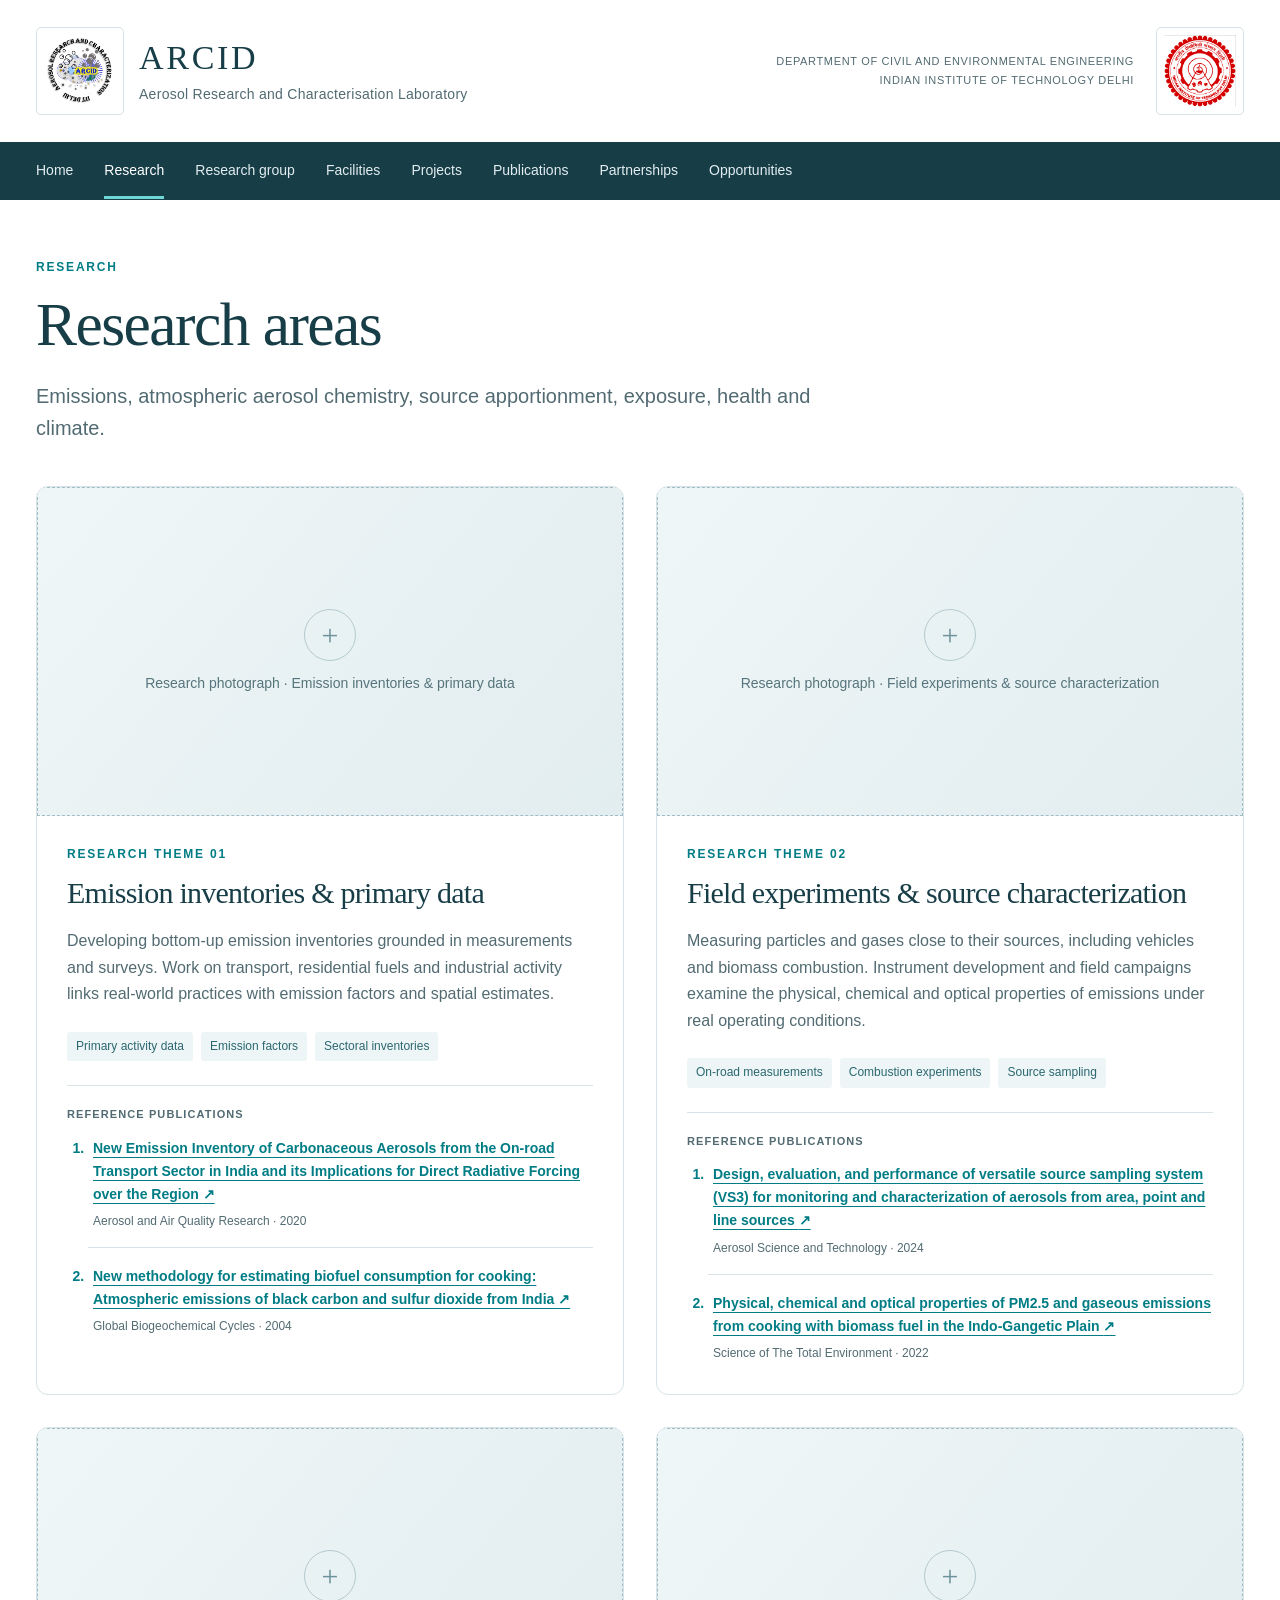
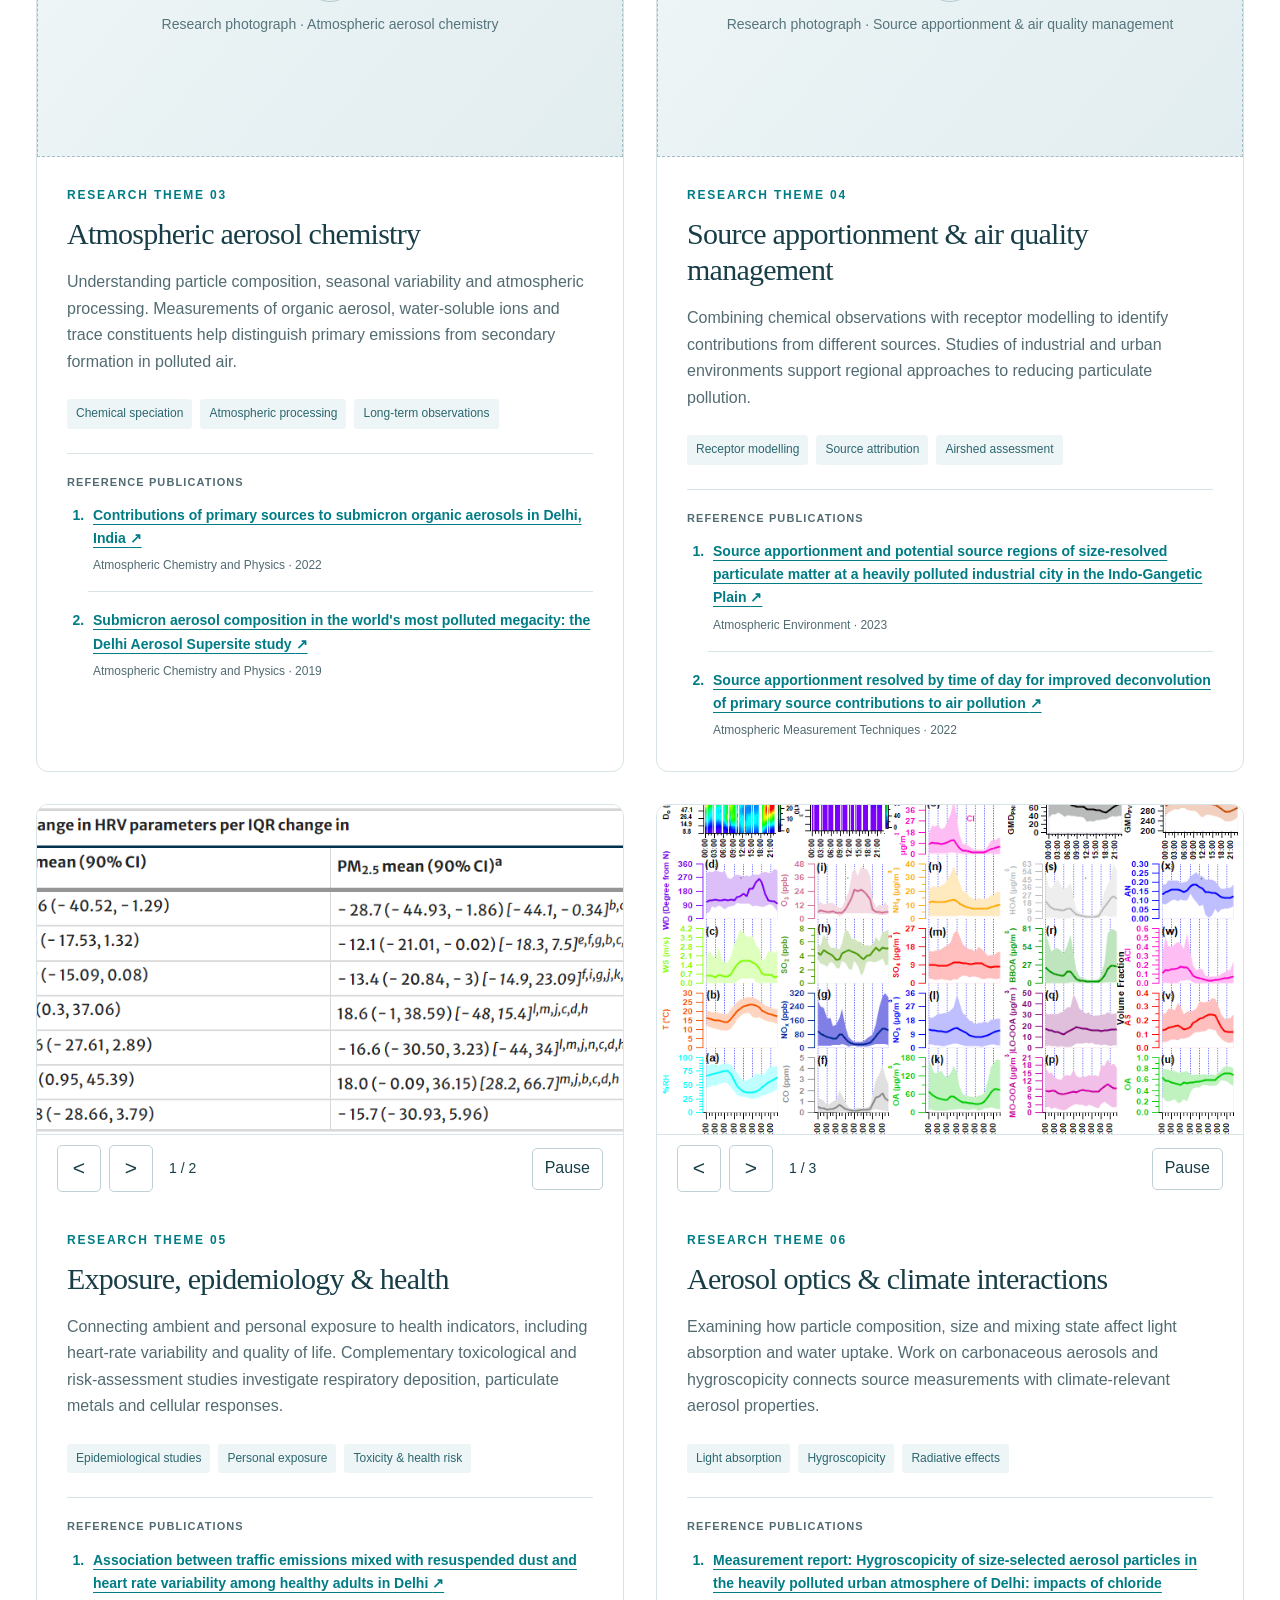
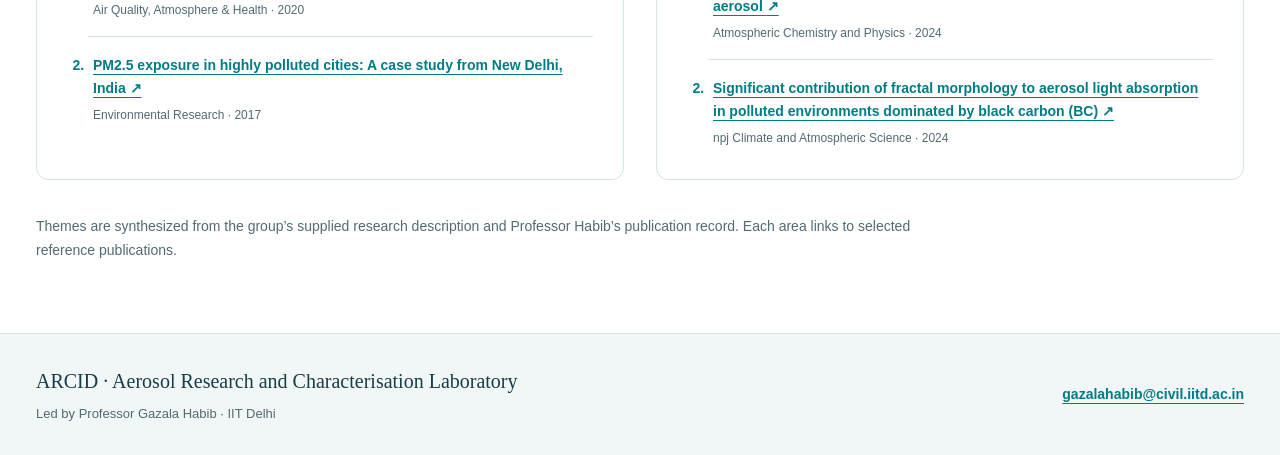
<file: research.html>
<!doctype html>
<html lang="en">
<head>
  <meta charset="utf-8">
  <meta name="viewport" content="width=device-width, initial-scale=1">
  <title>Research areas | ARCID · IIT Delhi</title>
  <meta name="description" content="Emissions, atmospheric aerosol chemistry, source apportionment, exposure, health and climate.">
  <meta name="theme-color" content="#123f49">
  <link rel="icon" href="assets/favicon.svg" type="image/svg+xml">
  <link rel="stylesheet" href="assets/css/styles.css?v=research-3">
  <script defer src="data/site.js?v=research-3"></script>
  <script defer src="data/research.js?v=research-3"></script>
  <script defer src="assets/js/app.js?v=research-3"></script>
</head>
<body data-page="research">
  <a class="skip-link" href="#main">Skip to content</a>
  <header id="site-header" class="site-header"><div class="wrap masthead"><a class="brand lab-brand" href="index.html" aria-label="ARCID home"><span class="header-logo"><img src="assets/images/ARCID logo.jpg" alt="ARCID logo" decoding="async"><span hidden>ARCID</span></span><span class="brand-copy"><strong>ARCID</strong><small>Aerosol Research and Characterisation Laboratory</small></span></a><div class="institution-brand"><p class="institution">Department of Civil and Environmental Engineering<br>Indian Institute of Technology Delhi</p><span class="header-logo"><img src="assets/images/Logo_IITD.jpg" alt="IIT Delhi logo" decoding="async"><span hidden>IIT Delhi</span></span></div></div><div class="nav-strip"><nav class="wrap navigation" aria-label="Main navigation"><a href="index.html">Home</a><a href="research.html" aria-current="page">Research</a><a href="group.html">Research group</a><a href="facilities.html">Facilities</a><a href="projects.html">Projects</a><a href="publications.html">Publications</a><a href="partnerships.html">Partnerships</a><a href="opportunities.html">Opportunities</a></nav></div></header>
  <main id="main" class="wrap" tabindex="-1">
    <div class="page-heading"><p class="eyebrow">Research</p><h1>Research areas</h1><p class="lead">Emissions, atmospheric aerosol chemistry, source apportionment, exposure, health and climate.</p></div>
    <!-- CONTENT START -->
<div id="page-content"><div class="research-grid"><article class="research-card"><div class="media "><div class="photo-placeholder"><span class="placeholder-mark" aria-hidden="true">+</span><span>Research photograph · Emission inventories &amp; primary data</span></div></div><div class="research-body"><p class="eyebrow">Research theme 01</p><h2>Emission inventories &amp; primary data</h2><p>Developing bottom-up emission inventories grounded in measurements and surveys. Work on transport, residential fuels and industrial activity links real-world practices with emission factors and spatial estimates.</p><ul class="tags"><li>Primary activity data</li><li>Emission factors</li><li>Sectoral inventories</li></ul><div class="related-paper"><h3 class="small-label">Reference publications</h3><ol class="reference-papers"><li><a class="text-link" href="https://doi.org/10.4209/aaqr.2019.08.0393" target="_blank" rel="noopener noreferrer">New Emission Inventory of Carbonaceous Aerosols from the On-road Transport Sector in India and its Implications for Direct Radiative Forcing over the Region <span aria-hidden="true">↗</span></a><p class="reference-meta">Aerosol and Air Quality Research · 2020</p></li><li><a class="text-link" href="https://doi.org/10.1029/2003gb002157" target="_blank" rel="noopener noreferrer">New methodology for estimating biofuel consumption for cooking: Atmospheric emissions of black carbon and sulfur dioxide from India <span aria-hidden="true">↗</span></a><p class="reference-meta">Global Biogeochemical Cycles · 2004</p></li></ol></div></div></article><article class="research-card"><div class="media "><div class="photo-placeholder"><span class="placeholder-mark" aria-hidden="true">+</span><span>Research photograph · Field experiments &amp; source characterization</span></div></div><div class="research-body"><p class="eyebrow">Research theme 02</p><h2>Field experiments &amp; source characterization</h2><p>Measuring particles and gases close to their sources, including vehicles and biomass combustion. Instrument development and field campaigns examine the physical, chemical and optical properties of emissions under real operating conditions.</p><ul class="tags"><li>On-road measurements</li><li>Combustion experiments</li><li>Source sampling</li></ul><div class="related-paper"><h3 class="small-label">Reference publications</h3><ol class="reference-papers"><li><a class="text-link" href="https://doi.org/10.1080/02786826.2024.2412992" target="_blank" rel="noopener noreferrer">Design, evaluation, and performance of versatile source sampling system (VS3) for monitoring and characterization of aerosols from area, point and line sources <span aria-hidden="true">↗</span></a><p class="reference-meta">Aerosol Science and Technology · 2024</p></li><li><a class="text-link" href="https://doi.org/10.1016/j.scitotenv.2022.156730" target="_blank" rel="noopener noreferrer">Physical, chemical and optical properties of PM2.5 and gaseous emissions from cooking with biomass fuel in the Indo-Gangetic Plain <span aria-hidden="true">↗</span></a><p class="reference-meta">Science of The Total Environment · 2022</p></li></ol></div></div></article><article class="research-card"><div class="media "><div class="photo-placeholder"><span class="placeholder-mark" aria-hidden="true">+</span><span>Research photograph · Atmospheric aerosol chemistry</span></div></div><div class="research-body"><p class="eyebrow">Research theme 03</p><h2>Atmospheric aerosol chemistry</h2><p>Understanding particle composition, seasonal variability and atmospheric processing. Measurements of organic aerosol, water-soluble ions and trace constituents help distinguish primary emissions from secondary formation in polluted air.</p><ul class="tags"><li>Chemical speciation</li><li>Atmospheric processing</li><li>Long-term observations</li></ul><div class="related-paper"><h3 class="small-label">Reference publications</h3><ol class="reference-papers"><li><a class="text-link" href="https://doi.org/10.5194/acp-22-13631-2022" target="_blank" rel="noopener noreferrer">Contributions of primary sources to submicron organic aerosols in Delhi, India <span aria-hidden="true">↗</span></a><p class="reference-meta">Atmospheric Chemistry and Physics · 2022</p></li><li><a class="text-link" href="https://doi.org/10.5194/acp-19-6843-2019" target="_blank" rel="noopener noreferrer">Submicron aerosol composition in the world&#39;s most polluted megacity: the Delhi Aerosol Supersite study <span aria-hidden="true">↗</span></a><p class="reference-meta">Atmospheric Chemistry and Physics · 2019</p></li></ol></div></div></article><article class="research-card"><div class="media "><div class="photo-placeholder"><span class="placeholder-mark" aria-hidden="true">+</span><span>Research photograph · Source apportionment &amp; air quality management</span></div></div><div class="research-body"><p class="eyebrow">Research theme 04</p><h2>Source apportionment &amp; air quality management</h2><p>Combining chemical observations with receptor modelling to identify contributions from different sources. Studies of industrial and urban environments support regional approaches to reducing particulate pollution.</p><ul class="tags"><li>Receptor modelling</li><li>Source attribution</li><li>Airshed assessment</li></ul><div class="related-paper"><h3 class="small-label">Reference publications</h3><ol class="reference-papers"><li><a class="text-link" href="https://doi.org/10.1016/j.atmosenv.2023.119614" target="_blank" rel="noopener noreferrer">Source apportionment and potential source regions of size-resolved particulate matter at a heavily polluted industrial city in the Indo-Gangetic Plain <span aria-hidden="true">↗</span></a><p class="reference-meta">Atmospheric Environment · 2023</p></li><li><a class="text-link" href="https://doi.org/10.5194/amt-15-6051-2022" target="_blank" rel="noopener noreferrer">Source apportionment resolved by time of day for improved deconvolution of primary source contributions to air pollution <span aria-hidden="true">↗</span></a><p class="reference-meta">Atmospheric Measurement Techniques · 2022</p></li></ol></div></div></article><article class="research-card"><div class="media "><div class="photo-placeholder"><span class="placeholder-mark" aria-hidden="true">+</span><span>Research photograph · Exposure, epidemiology &amp; health</span></div></div><div class="research-body"><p class="eyebrow">Research theme 05</p><h2>Exposure, epidemiology &amp; health</h2><p>Connecting ambient and personal exposure to health indicators, including heart-rate variability and quality of life. Complementary toxicological and risk-assessment studies investigate respiratory deposition, particulate metals and cellular responses.</p><ul class="tags"><li>Epidemiological studies</li><li>Personal exposure</li><li>Toxicity &amp; health risk</li></ul><div class="related-paper"><h3 class="small-label">Reference publications</h3><ol class="reference-papers"><li><a class="text-link" href="https://doi.org/10.1007/s11869-020-00800-2" target="_blank" rel="noopener noreferrer">Association between traffic emissions mixed with resuspended dust and heart rate variability among healthy adults in Delhi <span aria-hidden="true">↗</span></a><p class="reference-meta">Air Quality, Atmosphere &amp; Health · 2020</p></li><li><a class="text-link" href="https://doi.org/10.1016/j.envres.2017.03.024" target="_blank" rel="noopener noreferrer">PM2.5 exposure in highly polluted cities: A case study from New Delhi, India <span aria-hidden="true">↗</span></a><p class="reference-meta">Environmental Research · 2017</p></li></ol></div></div></article><article class="research-card"><div class="media "><div class="photo-placeholder"><span class="placeholder-mark" aria-hidden="true">+</span><span>Research photograph · Aerosol optics &amp; climate interactions</span></div></div><div class="research-body"><p class="eyebrow">Research theme 06</p><h2>Aerosol optics &amp; climate interactions</h2><p>Examining how particle composition, size and mixing state affect light absorption and water uptake. Work on carbonaceous aerosols and hygroscopicity connects source measurements with climate-relevant aerosol properties.</p><ul class="tags"><li>Light absorption</li><li>Hygroscopicity</li><li>Radiative effects</li></ul><div class="related-paper"><h3 class="small-label">Reference publications</h3><ol class="reference-papers"><li><a class="text-link" href="https://doi.org/10.5194/acp-24-3627-2024" target="_blank" rel="noopener noreferrer">Measurement report: Hygroscopicity of size-selected aerosol particles in the heavily polluted urban atmosphere of Delhi: impacts of chloride aerosol <span aria-hidden="true">↗</span></a><p class="reference-meta">Atmospheric Chemistry and Physics · 2024</p></li><li><a class="text-link" href="https://doi.org/10.1038/s41612-024-00634-0" target="_blank" rel="noopener noreferrer">Significant contribution of fractal morphology to aerosol light absorption in polluted environments dominated by black carbon (BC) <span aria-hidden="true">↗</span></a><p class="reference-meta">npj Climate and Atmospheric Science · 2024</p></li></ol></div></div></article></div><p class="editorial-note"></p></div>
<!-- CONTENT END -->
    
  </main>
  <footer id="site-footer" class="site-footer"><div class="wrap footer-inner"><div><strong>ARCID · Aerosol Research and Characterisation Laboratory</strong><p>Led by Professor Gazala Habib · IIT Delhi</p></div><a class="text-link" href="mailto:gazalahabib@civil.iitd.ac.in">gazalahabib@civil.iitd.ac.in</a></div></footer>
</body>
</html>
</file>
<file: assets/css/styles.css>
/* Shared appearance for all eight pages. No external fonts or dependencies. */
:root{--ink:#173d47;--muted:#526b72;--teal:#007c85;--teal-light:#e7f3f3;--line:#d7e3e6;--paper:#fff;--wash:#f5f8f9;--radius:12px;--serif:Georgia,'Times New Roman',serif;--sans:Arial,Helvetica,sans-serif}
*{box-sizing:border-box}html{scroll-behavior:smooth}body{margin:0;color:var(--ink);background:var(--paper);font:16px/1.65 var(--sans)}h1,h2,h3,p,figure{margin:0}h1,h2,h3{font-family:var(--serif);font-weight:400;letter-spacing:-.025em;line-height:1.2}h1{font-size:clamp(2.5rem,4.8vw,4rem)}h2{font-size:clamp(1.75rem,2.7vw,2.25rem)}h3{font-size:1.5rem}p+p{margin-top:1rem}a{color:var(--teal);text-underline-offset:4px}button{font:inherit;cursor:pointer}button,a{-webkit-tap-highlight-color:transparent}a:focus-visible,button:focus-visible{outline:3px solid #dd9b1b;outline-offset:5px}[hidden]{display:none!important}.wrap{width:min(1232px,calc(100% - 72px));margin-inline:auto}.skip-link{position:absolute;left:20px;top:-100px;padding:12px;background:var(--ink);color:white;z-index:20}.skip-link:focus{top:10px}.masthead{display:flex;align-items:center;justify-content:space-between;gap:24px;padding-block:27px}.brand{display:flex;align-items:center;gap:15px;text-decoration:none;color:var(--ink)}.monogram{display:grid;place-items:center;width:53px;height:53px;border:1px solid #9cb8bf;font:24px var(--serif);color:var(--teal)}.brand strong{display:block;font:27px/1.2 var(--serif)}.brand small{font-size:12px;text-transform:uppercase;letter-spacing:.11em;color:var(--muted)}.institution{font-size:13px;text-transform:uppercase;letter-spacing:.06em;text-align:right;color:var(--muted);line-height:1.7}.nav-strip{background:var(--ink);border-bottom:1px solid var(--ink)}.navigation{display:flex;align-items:stretch;gap:31px;overflow-x:auto;scrollbar-width:thin;scrollbar-color:#739ca5 var(--ink)}.navigation a{flex:none;color:#e3edf0;text-decoration:none;font-size:14px;padding:17px 0 14px;border-bottom:3px solid transparent}.navigation a[aria-current=page]{color:#fff;border-bottom-color:#6ed7d6}.navigation a:hover{color:#b2ecea}.page-heading{max-width:850px;padding:58px 0 42px}.eyebrow{font-size:12px;letter-spacing:.15em;line-height:1.5;text-transform:uppercase;font-weight:700;color:var(--teal);margin-bottom:12px}.page-heading h1{margin-bottom:18px}.lead{font-size:20px;color:var(--muted);line-height:1.6;max-width:780px}.media{position:relative;overflow:hidden;background:#e9f0f2;isolation:isolate;aspect-ratio:16/10}.media img{display:block;width:100%;height:100%;object-fit:cover}.photo-placeholder{display:flex;flex-direction:column;align-items:center;justify-content:center;gap:12px;text-align:center;padding:28px;height:100%;min-height:140px;border:1px dashed #a1bcc4;color:#56747c;background:linear-gradient(130deg,#eff6f7,#e2edef);font-size:14px;line-height:1.5}.placeholder-mark{display:grid;place-items:center;min-width:52px;min-height:52px;font:30px var(--serif);border:1px solid #b4cacf;border-radius:50%;color:#6c929a}.home-gallery{margin-top:30px}.gallery{border-radius:var(--radius);overflow:hidden;background:var(--wash);border:1px solid var(--line)}.gallery-stage{position:relative}.home-gallery .media{aspect-ratio:2.65/1;max-height:465px}.home-gallery .photo-placeholder{background:linear-gradient(115deg,#143c47,#24636e);color:#d5e8eb;border:none}.home-gallery .placeholder-mark{color:#cce9ec;border-color:#6f929a}.slide figcaption{padding:22px 26px;background:#f2f7f8;border-top:1px solid var(--line)}.slide-kicker{font-size:12px;letter-spacing:.1em;text-transform:uppercase;display:block;margin-bottom:6px;color:var(--muted)}.slide figcaption h3{font-size:25px}.slide figcaption p{font-size:15px;margin-top:10px}.slide figcaption small{display:block;margin-top:10px;color:var(--muted)}.gallery-controls{display:flex;align-items:center;gap:16px;padding:12px 22px;border-top:1px solid var(--line);background:white}.gallery-buttons{display:flex;gap:8px}.gallery-controls button{border:1px solid #bed0d5;background:white;color:var(--ink);min-height:42px;min-width:44px;padding:5px 12px;border-radius:5px}.gallery-controls button:hover{background:var(--teal-light)}.gallery-count{font-size:14px;margin-right:auto}.profile-section{padding:65px 0 25px;display:grid;grid-template-columns:285px minmax(0,1fr);gap:75px}.portrait{aspect-ratio:4/5;border-radius:5px}.profile-role{font-size:14px;color:var(--muted);line-height:1.7;margin-top:17px}.profile-text{padding-top:7px}.profile-text h1{margin-bottom:17px}.profile-text>.lead{margin-bottom:25px}.profile-text>p:not(.eyebrow):not(.lead){color:#405e67}.link-row{display:flex;align-items:center;flex-wrap:wrap;gap:22px;margin-top:28px}.text-link{font-size:14px;font-weight:600;line-height:1.65}.button{display:inline-flex;justify-content:center;align-items:center;min-height:45px;padding:10px 18px;border:1px solid var(--teal);border-radius:5px;background:var(--teal);color:white;text-decoration:none;font-size:14px;font-weight:600}.button:hover{background:#006570}.credit{font-size:12px;color:var(--muted);padding-top:12px}.credit a{font-size:12px;font-weight:400}.research-grid{display:grid;grid-template-columns:1fr 1fr;gap:32px}.research-card{border:1px solid var(--line);border-radius:var(--radius);overflow:hidden;background:#fff}.research-card .media{aspect-ratio:16/9}.research-body{padding:29px 30px 32px}.research-body h2{font-size:30px;margin-bottom:17px}.research-body>p:not(.eyebrow){color:var(--muted)}.tags{display:flex;flex-wrap:wrap;gap:8px;margin:24px 0;padding:0;list-style:none}.tags li{font-size:12px;padding:5px 9px;border-radius:3px;color:#2c6770;background:#edf5f6}.related-paper{border-top:1px solid var(--line);padding-top:20px}.small-label{display:block;text-transform:uppercase;font-size:11px;letter-spacing:.1em;color:var(--muted);margin-bottom:7px}.editorial-note{font-size:14px;line-height:1.7;color:var(--muted);margin-top:35px;max-width:920px}.section-line{display:flex;align-items:baseline;justify-content:space-between;gap:22px;margin:8px 0 25px}.section-count{flex:none;font-size:14px;color:var(--muted)}.people-section+.people-section{margin-top:65px}.people-grid{display:grid;grid-template-columns:repeat(4,minmax(0,1fr));gap:24px}.student-card{border:1px solid var(--line);border-radius:9px;overflow:hidden;background:white}.student-portrait{aspect-ratio:4/4.5}.student-portrait img{object-position:50% 20%!important}.student-info{padding:21px}.student-info h3{font-size:24px;margin-bottom:8px}.degree-date{font-size:13px;color:var(--teal);font-weight:600;padding-bottom:16px;border-bottom:1px solid var(--line)}dl{margin:18px 0 0}dt{font-size:11px;letter-spacing:.08em;text-transform:uppercase;font-weight:700;color:var(--muted);margin-bottom:5px}dd{margin:0;font-size:14px;line-height:1.6;overflow-wrap:anywhere}dl>div+div{margin-top:16px}.facility-section+.facility-section{margin-top:55px;padding-top:40px;border-top:1px solid var(--line)}.facility-layout{display:grid;grid-template-columns:minmax(0,1.1fr) minmax(0,.9fr);gap:35px;align-items:start}.instrument-gallery .media{aspect-ratio:16/10}.instrument-gallery .media img{object-fit:contain;background:#f5f8f9}.instrument-directory{padding:24px 28px;background:#f5f8f9;border-radius:var(--radius)}.instrument-directory h3{font-size:23px;margin-bottom:15px}.instrument-directory ul{list-style:none;padding:0;margin:0}.instrument-directory li{display:flex;gap:16px;padding:11px 0;border-top:1px solid var(--line);font-size:14px}.instrument-index{flex:none;color:#608791;font-size:12px;padding-top:2px}.projects-grid{display:grid;grid-template-columns:repeat(3,minmax(0,1fr));gap:25px}.project-card{border:1px solid var(--line);border-top:5px solid var(--tone);border-radius:10px;overflow:hidden}.tone-0{--tone:#007f89;--tone-wash:#e7f4f5}.tone-1{--tone:#5d55a1;--tone-wash:#f0eef8}.tone-2{--tone:#a26321;--tone-wash:#fff3e4}.tone-3{--tone:#235f9d;--tone-wash:#eaf2fc}.funder-header{display:flex;gap:14px;align-items:center;padding:20px;background:var(--tone-wash);border-bottom:1px solid var(--line)}.funder-header p{font-size:13px;line-height:1.5}.logo-slot{flex:none;display:flex;align-items:center;justify-content:center;min-height:61px;width:86px;background:white;border:1px solid var(--line);border-radius:5px;padding:9px;color:var(--tone,var(--teal));text-align:center;font-size:12px;font-weight:700;overflow-wrap:anywhere}.logo-slot img{max-width:100%;max-height:65px;object-fit:contain}.project-body{padding:24px}.status-label{font-size:11px;letter-spacing:.06em;text-transform:uppercase;color:var(--tone);display:inline-block;margin-bottom:15px}.project-body h2{font-size:25px;line-height:1.3}.project-body>p{font-size:14px;color:var(--muted);margin-top:14px}.project-amount{font:31px var(--serif);color:var(--tone);padding:23px 0 19px;border-bottom:1px solid var(--line)}.project-details{display:grid;grid-template-columns:1fr 1fr;gap:17px 20px}.project-details>div{margin:0}.project-details .full{grid-column:1/-1}.publication-intro{font-size:14px;max-width:900px;color:var(--muted)}.publication-intro .link-row{margin-top:18px}.year-links{display:flex;flex-wrap:wrap;gap:10px;margin:30px 0 45px}.year-links a{padding:6px 12px;background:var(--teal-light);border-radius:4px;text-decoration:none;font-size:14px}.publication-year{display:grid;grid-template-columns:100px minmax(0,1fr);gap:28px;padding-top:20px;scroll-margin-top:25px}.publication-year>h2{padding-top:22px;color:var(--teal)}.publication-year ol{list-style:none;margin:0;padding:0;counter-reset:paper}.publication-year li{counter-increment:paper;position:relative;padding-left:35px}.publication-year li:before{content:counter(paper,decimal-leading-zero);position:absolute;top:28px;left:0;font:14px var(--serif);color:#729097}.publication{padding:25px 0;border-top:1px solid var(--line)}.publication h3{font-size:23px;line-height:1.35;margin-bottom:13px}.publication-title{color:var(--ink);text-decoration:none}.publication-title:hover{text-decoration:underline}.publication .eyebrow{font-size:10px;margin-bottom:8px}.authors,.journal{font-size:14px;color:var(--muted);line-height:1.65}.journal{font-style:italic;margin-top:9px}.doi{font-size:13px;display:inline-block;margin-top:8px;overflow-wrap:anywhere}.partners-grid{display:grid;grid-template-columns:repeat(3,minmax(0,1fr));gap:25px}.partner-card{padding:30px;border:1px solid var(--line);border-top:5px solid var(--tone);border-radius:10px;background:linear-gradient(var(--tone-wash),white 200px)}.partner-card .logo-slot{width:140px;height:95px;margin-bottom:30px;font-size:18px}.partner-card .eyebrow{font-size:11px;color:var(--tone)}.partner-card h2{font-size:28px;margin-bottom:19px}.partner-card>p:not(.eyebrow){color:var(--muted);font-size:15px;margin-bottom:23px}.support-section{margin-top:45px;padding:30px 0;border-top:1px solid var(--line);max-width:850px}.support-section h2{margin-bottom:18px}.support-section p{color:var(--muted);margin-bottom:20px}.opportunity-grid{display:grid;grid-template-columns:1fr 1fr;gap:30px}.opportunity-panel{padding:32px;border:1px solid var(--line);border-radius:var(--radius);background:var(--wash)}.opportunity-panel h2{margin-bottom:22px}.opportunity-panel p{color:var(--muted)}.opportunity-panel .button{margin-top:24px}.notice{padding:20px 24px;border-left:3px solid var(--teal);background:var(--teal-light);color:#355e67;margin-top:28px;font-size:14px}.site-footer{margin-top:70px;background:#f1f6f7;border-top:1px solid var(--line);padding:31px 0}.footer-inner{display:flex;justify-content:space-between;gap:25px;align-items:center;font-size:14px}.footer-inner strong{font-family:var(--serif);font-size:20px;font-weight:400}.footer-inner p{font-size:13px;color:var(--muted);margin-top:5px}.footer-inner>a{font-size:14px;overflow-wrap:anywhere}
@media(min-width:1450px){.wrap{max-width:1300px}}
@media(max-width:1050px){.navigation{gap:23px}.people-grid{grid-template-columns:repeat(3,minmax(0,1fr))}.projects-grid{grid-template-columns:repeat(2,minmax(0,1fr))}.profile-section{gap:40px;grid-template-columns:245px minmax(0,1fr)}.partners-grid{grid-template-columns:1fr 1fr}.facility-layout{gap:24px}}
@media(max-width:760px){.wrap{width:calc(100% - 36px)}.institution{display:none}.masthead{padding:21px 0}.brand strong{font-size:25px}.navigation{gap:24px}.navigation a{padding-top:15px;font-size:14px}.page-heading{padding:37px 0 30px}.lead{font-size:18px}.home-gallery{margin-top:20px}.home-gallery .media{aspect-ratio:1.7}.profile-section{grid-template-columns:185px minmax(0,1fr);gap:26px;padding-top:38px}.profile-text h1{font-size:37px}.research-grid,.facility-layout,.opportunity-grid{grid-template-columns:1fr}.research-grid{gap:28px}.people-grid{grid-template-columns:repeat(2,minmax(0,1fr));gap:18px}.projects-grid,.partners-grid{gap:20px}.funder-header{flex-direction:column;align-items:flex-start}.project-body{padding:21px}.footer-inner{align-items:flex-start;flex-direction:column}.publication-year{grid-template-columns:65px minmax(0,1fr);gap:10px}.publication h3{font-size:21px}.facility-section+.facility-section{margin-top:35px;padding-top:30px}.section-line{align-items:flex-start}.section-count{font-size:12px}.instrument-directory{padding:24px}.gallery-controls{padding:12px 16px}}
@media(max-width:500px){.profile-section{grid-template-columns:1fr}.profile-aside{display:grid;grid-template-columns:165px 1fr;gap:18px;align-items:end}.profile-role{margin:0;font-size:13px}.profile-text h1{font-size:40px}.home-gallery .media{aspect-ratio:1.3}.slide figcaption{padding:18px}.slide figcaption h3{font-size:22px}.people-grid,.projects-grid,.partners-grid{grid-template-columns:1fr}.student-card{max-width:360px;width:100%;margin-inline:auto}.student-portrait{aspect-ratio:1/1}.student-info{padding:24px}.student-info h3{font-size:28px}.funder-header{flex-direction:row;align-items:center}.project-body h2{font-size:27px}.research-body{padding:25px}.publication-year{grid-template-columns:1fr;gap:16px}.publication-year>h2{font-size:32px}.publication-year li{padding-left:27px}.section-line{flex-wrap:wrap;gap:10px}.section-count{font-size:14px}.opportunity-panel{padding:25px}.brand small{font-size:11px}.link-row{gap:18px}.partners-grid .logo-slot{width:135px}}
@media(prefers-reduced-motion:reduce){html{scroll-behavior:auto}*{animation:none!important;transition:none!important}}
@media print{.navigation,.gallery-controls,.skip-link{display:none}.wrap{width:100%}.site-footer{background:white}.people-grid,.projects-grid{grid-template-columns:1fr 1fr}.research-card,.student-card,.project-card,.publication{break-inside:avoid}}

/* ARCID shared identity. Logo images are contained, so JPEG and PNG logos are not cropped. */
.visually-hidden{position:absolute;width:1px;height:1px;padding:0;margin:-1px;overflow:hidden;clip-path:inset(50%);white-space:nowrap;border:0}
.staff-intro{color:var(--muted);font-size:14px;margin:-8px 0 24px;max-width:780px}
.staff-designation{color:var(--teal);font-size:14px;font-weight:600;margin-bottom:10px}
.staff-card .degree-date{margin-top:0}
.people-empty{padding:22px 24px;color:var(--muted);background:var(--wash);border:1px solid var(--line);border-radius:var(--radius);font-size:14px}
.staff-table-wrap{overflow-x:auto;border:1px solid var(--line);border-radius:var(--radius)}
.staff-table-wrap:focus-visible{outline:3px solid #dd9b1b;outline-offset:4px}
.staff-table{border-collapse:collapse;width:100%;min-width:640px;text-align:left;font-size:14px;line-height:1.6}
.staff-table th,.staff-table td{padding:18px 22px;vertical-align:top;overflow-wrap:anywhere}
.staff-table thead{background:var(--ink);color:white}
.staff-table thead th{font-size:12px;font-weight:600;letter-spacing:.03em}
.staff-table tbody th{font-weight:600;width:22%}
.staff-table tbody tr+tr{border-top:1px solid var(--line)}
.staff-table tbody tr:nth-child(even){background:var(--wash)}
.staff-table td:nth-child(3){min-width:175px}
.staff-table .people-empty{border:0;border-radius:0;font-weight:400}
.lab-brand{min-width:0;flex:1}.brand-copy{min-width:0}.lab-brand strong{font-size:34px;letter-spacing:.08em}.lab-brand small{display:block;max-width:390px;text-transform:none;letter-spacing:.02em;font-size:14px;line-height:1.45;margin-top:5px}.header-logo{flex:none;display:flex;align-items:center;justify-content:center;width:88px;height:88px;padding:7px;border:1px solid var(--line);border-radius:5px;color:var(--teal);background:#fff;font:17px var(--serif);text-align:center}.header-logo img{width:100%;height:100%;object-fit:contain}.institution-brand{display:flex;align-items:center;justify-content:flex-end;gap:22px;flex:none}.institution-brand .institution{font-size:11px}.lab-overview{padding-top:45px;max-width:930px}.lab-overview h1{letter-spacing:.04em;margin-bottom:8px}.lab-overview .lead{font-family:var(--serif);font-size:clamp(23px,3vw,32px);line-height:1.35;color:var(--ink)}.lab-overview>p:last-child{margin-top:19px;color:var(--muted)}.profile-text h2{font-size:clamp(30px,4vw,45px);margin-bottom:17px}.profile-section{padding-top:45px}body[data-page=group] #main{padding-top:44px}.people-section .section-line h1{font-size:clamp(1.75rem,2.7vw,2.25rem)}
@media(max-width:1050px){.institution-brand .institution{display:none}.institution-brand{gap:0}}
@media(max-width:500px){.masthead{gap:12px;align-items:flex-start}.lab-brand{gap:10px}.header-logo{width:58px;height:64px;font-size:12px;padding:4px}.lab-brand strong{font-size:24px}.lab-brand small{font-size:11px;max-width:180px}.lab-overview{padding-top:30px}body[data-page=group] #main{padding-top:30px}.footer-inner strong{font-size:18px}}

/* Multiple photos and reference papers for research themes. */
.research-gallery{border:0;border-radius:0}
.research-gallery .slide figcaption{padding:12px 20px;font-size:14px;color:var(--muted)}
.research-gallery .slide:not([hidden]){animation:research-photo-in .45s ease-out}
.research-gallery .gallery-controls{padding:10px 20px}
.research-gallery .gallery-buttons button{font-size:21px}
.related-paper h3.small-label{font-family:var(--sans);font-weight:700;font-size:11px;line-height:1.5;letter-spacing:.1em;margin-bottom:14px}
.reference-papers{margin:0;padding-left:21px;font-size:14px;line-height:1.6}
.reference-papers li{padding-left:5px;overflow-wrap:anywhere}
.reference-papers li+li{margin-top:17px;padding-top:17px;border-top:1px solid var(--line)}
.reference-papers li::marker{color:var(--teal);font-weight:600}
.reference-meta{font-size:12px;color:var(--muted);margin-top:6px;line-height:1.5}
@keyframes research-photo-in{from{opacity:.4;transform:translateX(8px)}to{opacity:1;transform:translateX(0)}}
</file>
